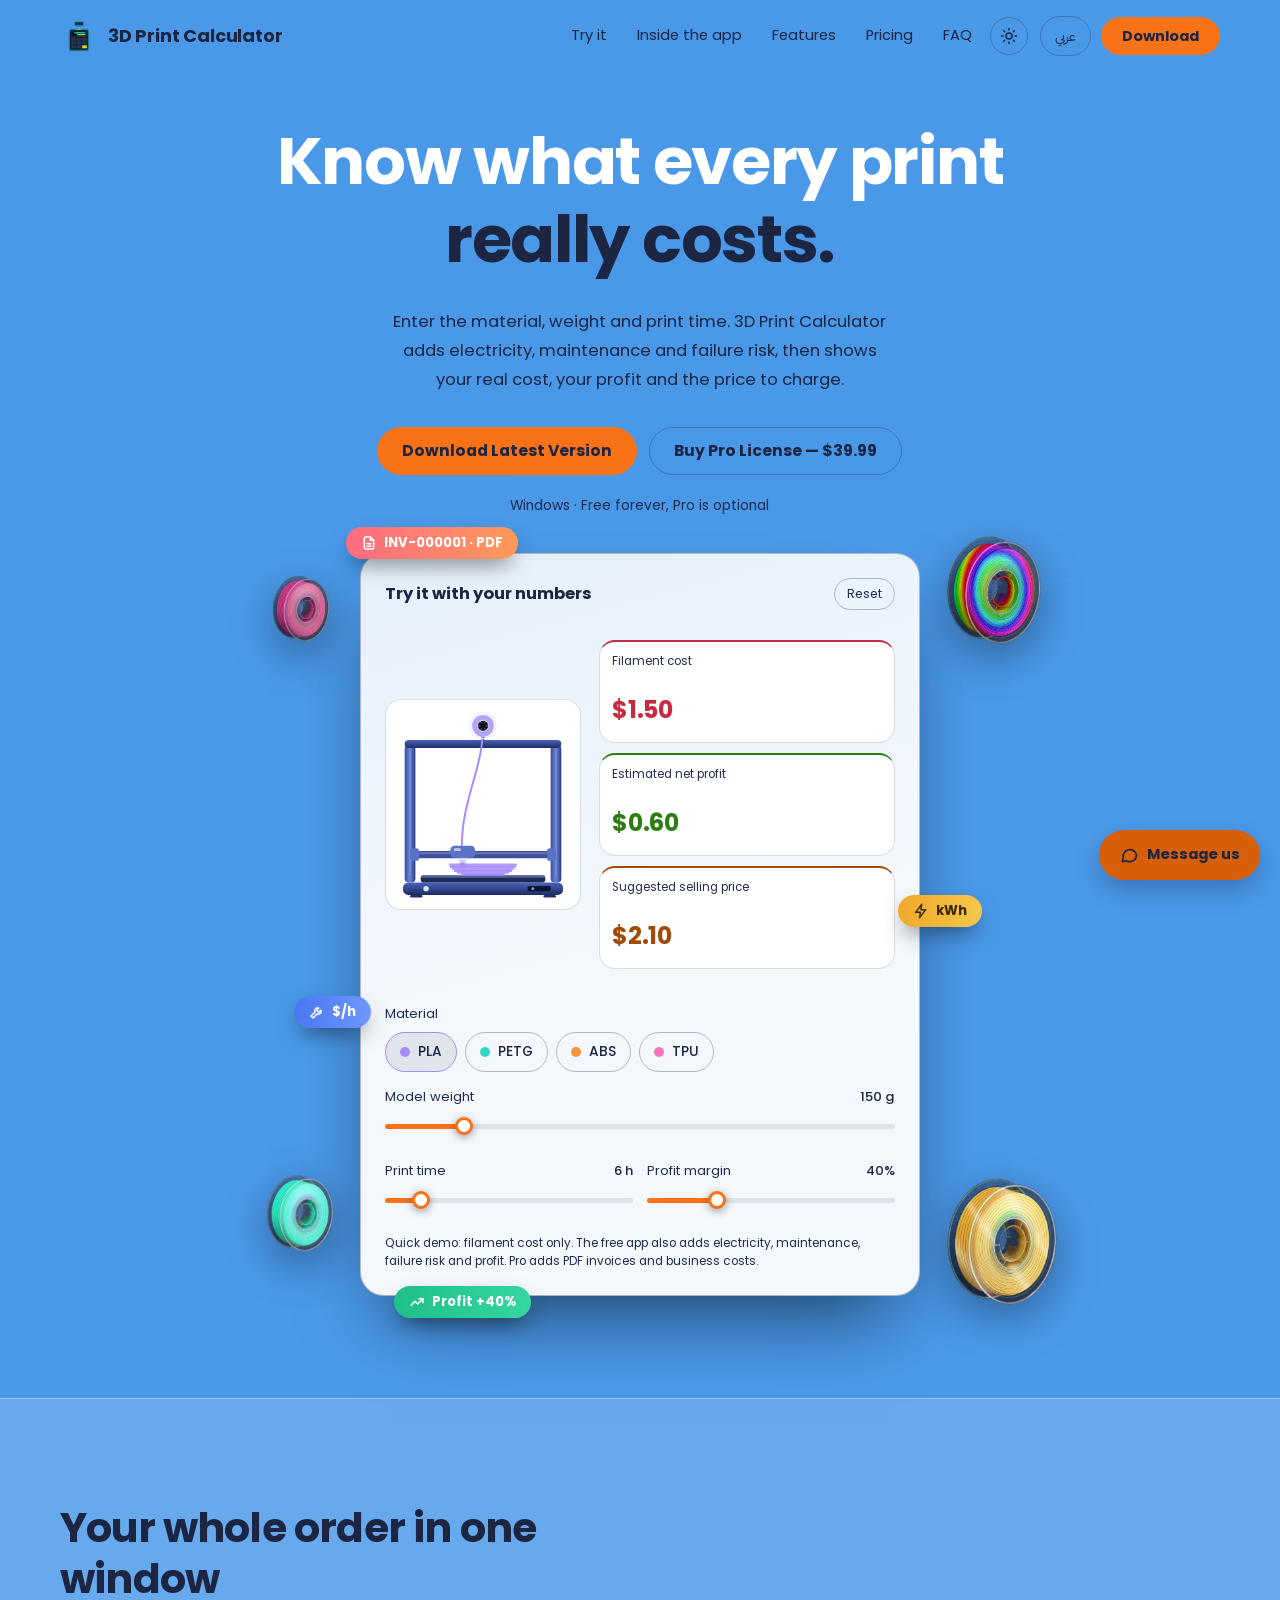
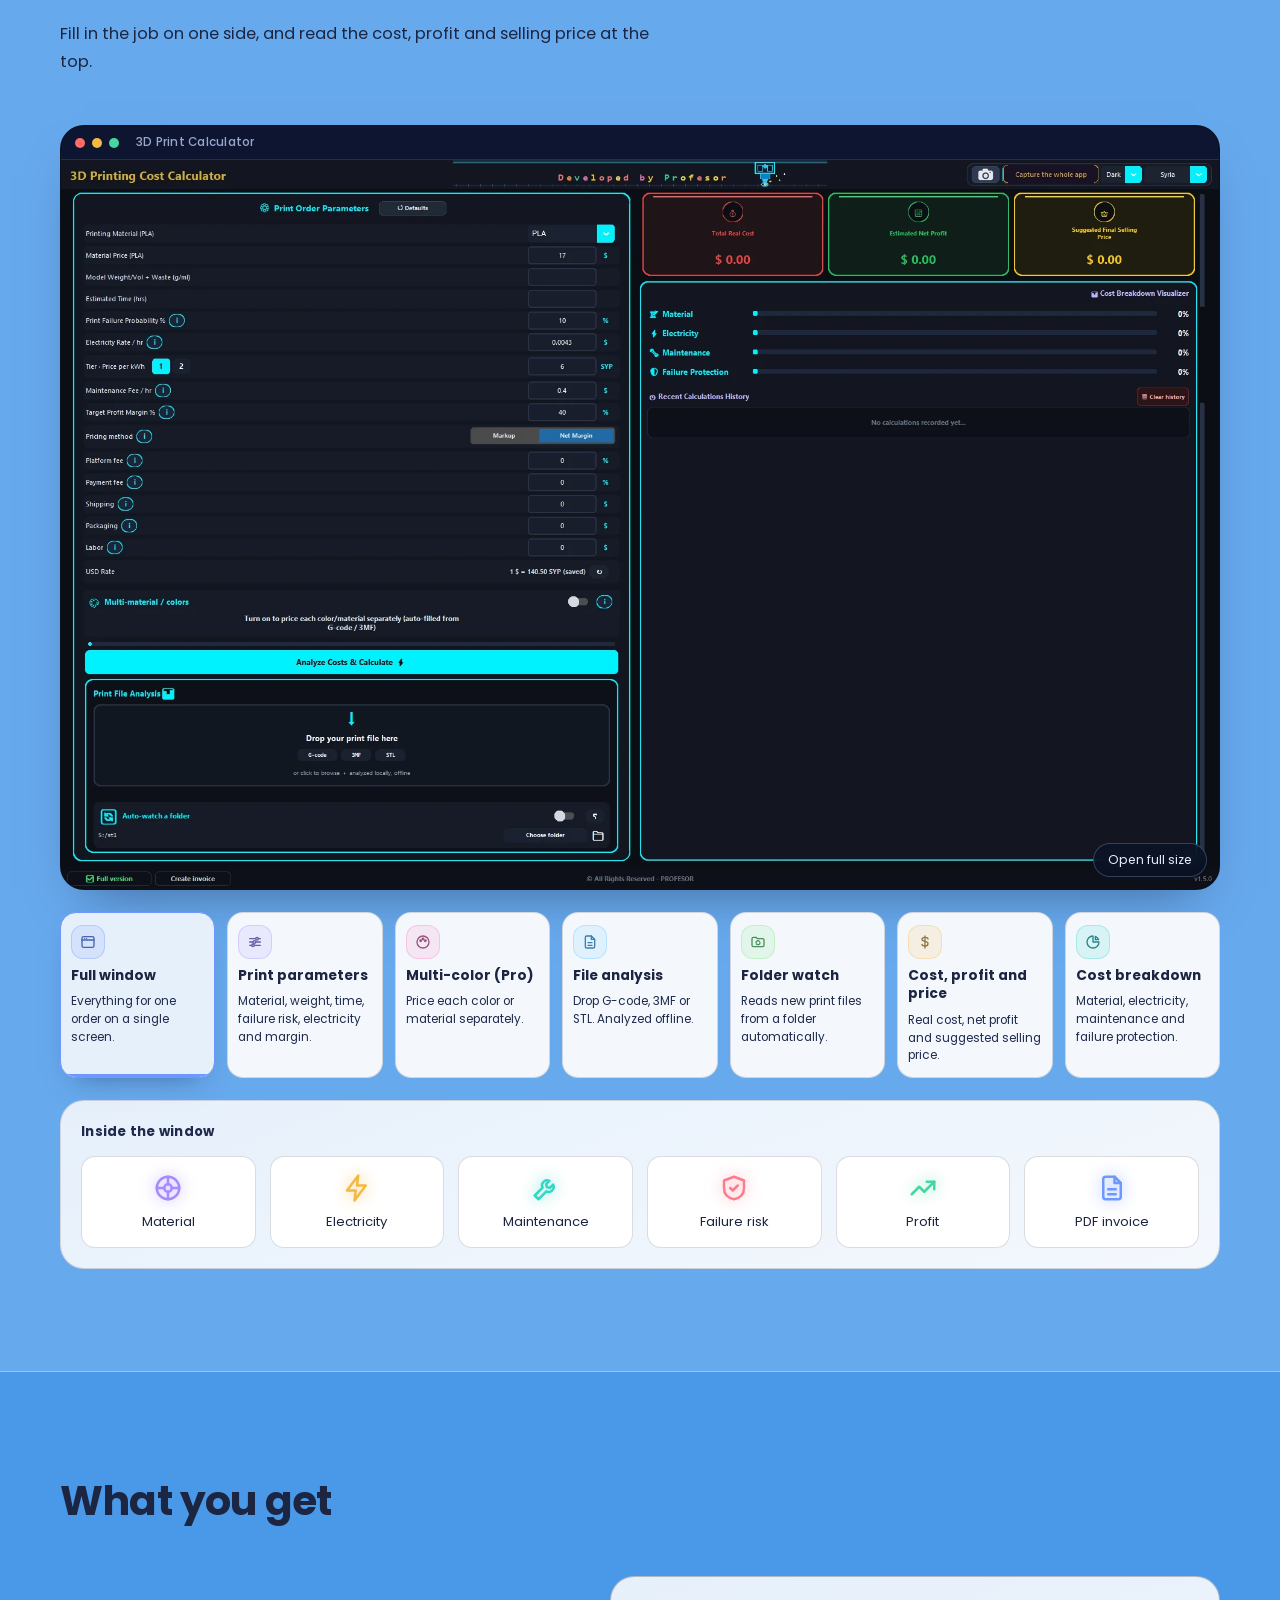
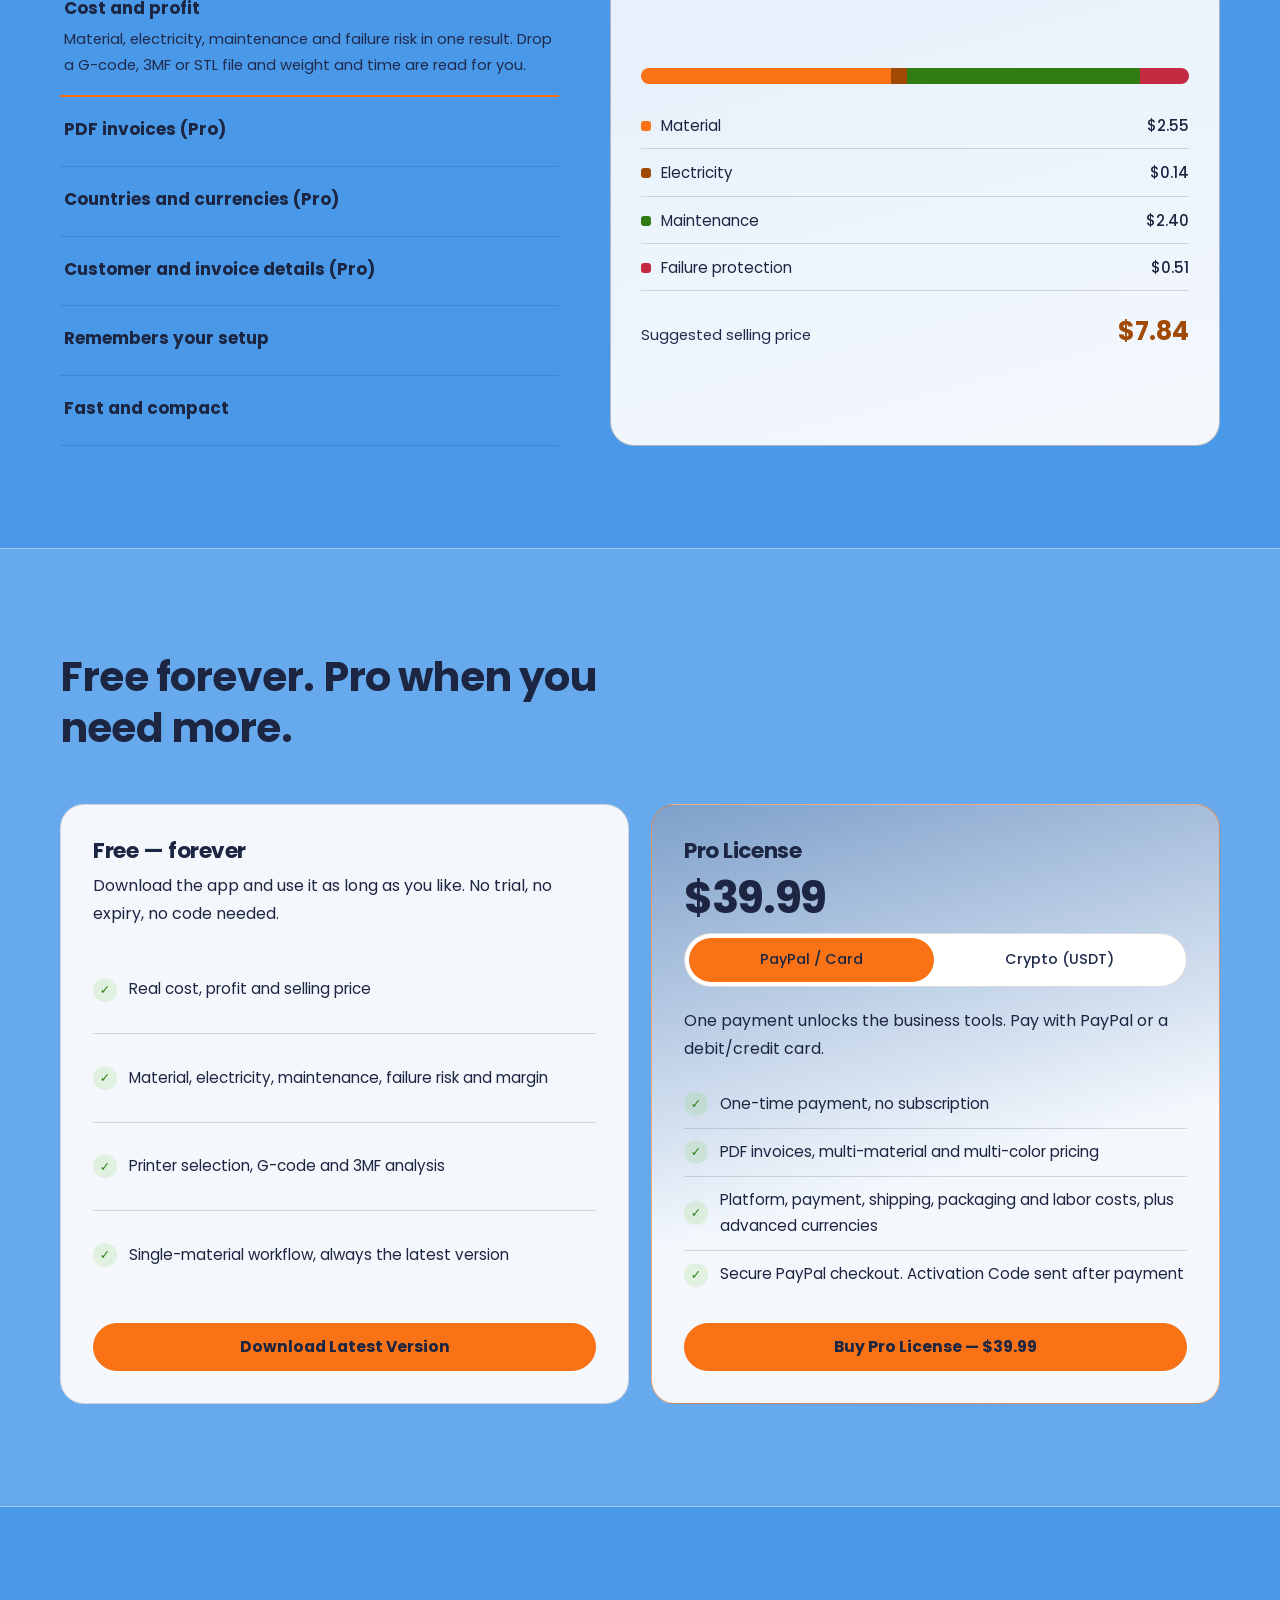
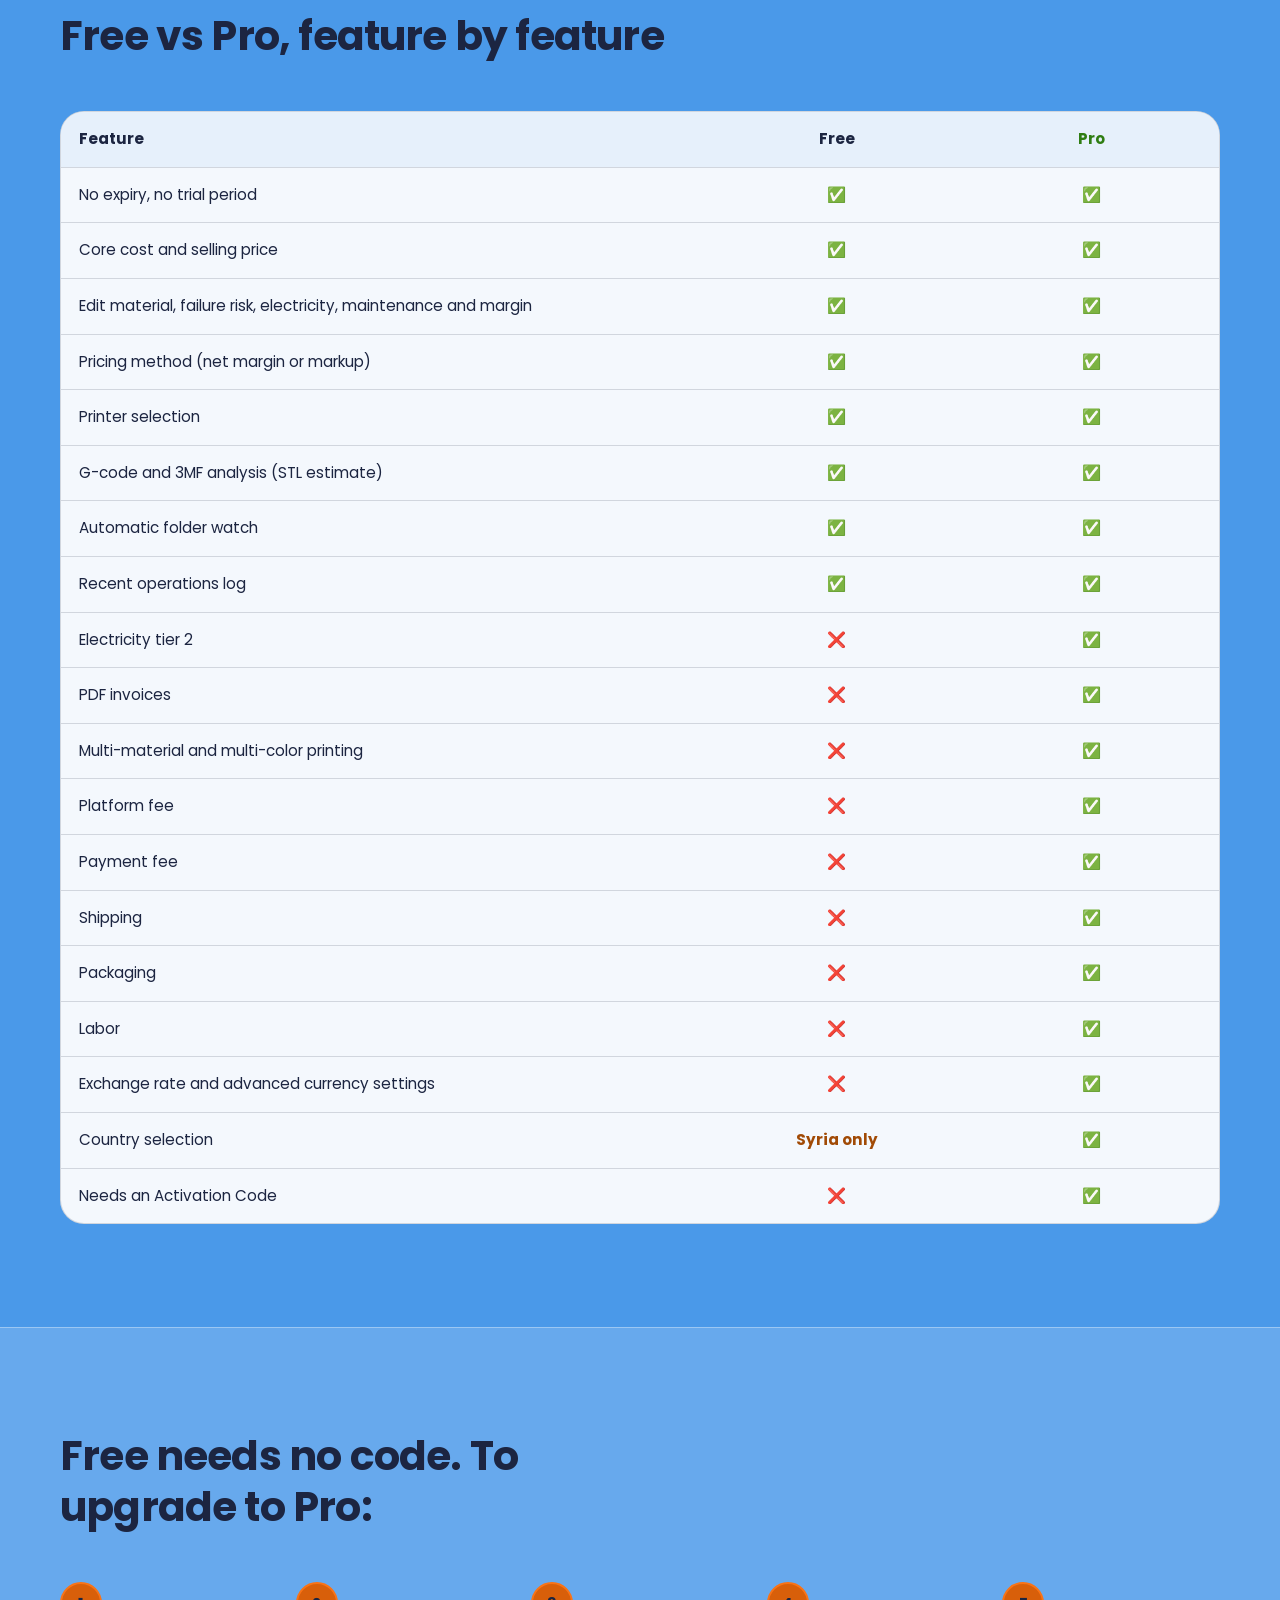
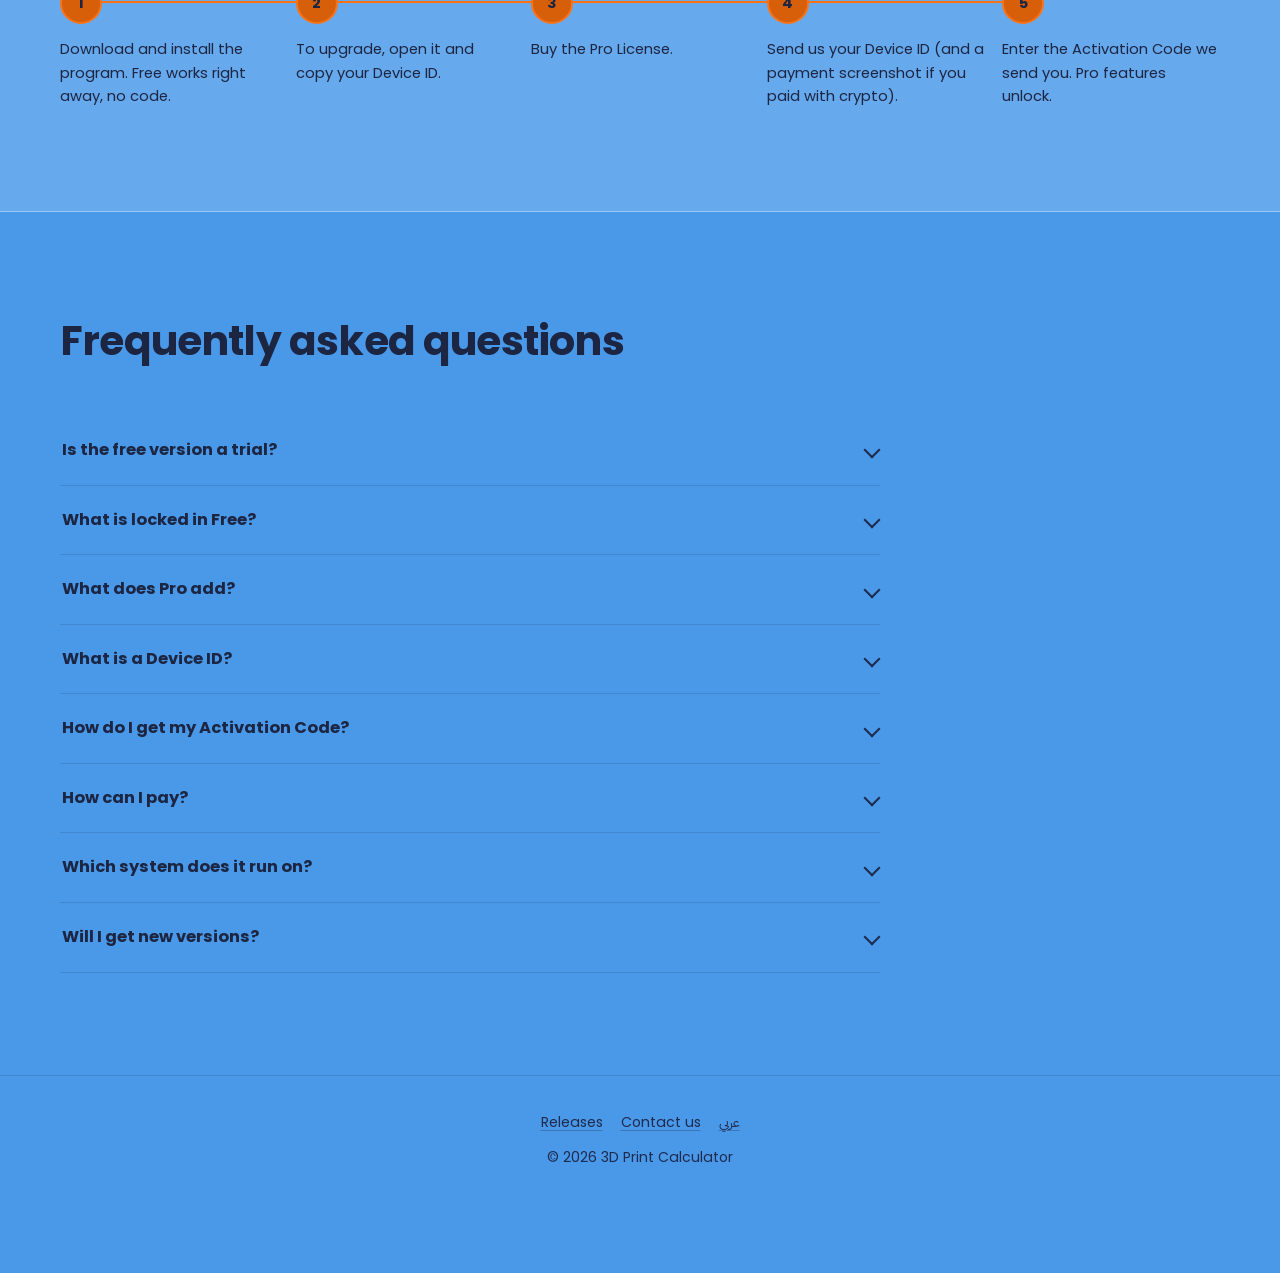
<file: index.html>
<!DOCTYPE html>
<html lang="en" dir="ltr" class="hw">
<head>
<meta charset="utf-8">
<meta name="viewport" content="width=device-width, initial-scale=1, viewport-fit=cover">
<title>3D Print Calculator | Real cost, profit and price for every 3D print</title>
<meta name="description" content="Windows app that works out the real cost, net profit and selling price of every 3D print, including material, electricity, maintenance and failure risk. Analyzes G-code, 3MF and STL files. Free forever, with an optional Pro license for PDF invoices, multi-material pricing and business costs.">
<meta name="robots" content="index,follow,max-image-preview:large">
<meta name="theme-color" content="#0a1124">
<script>try{var t=localStorage.getItem("theme");if(t!=="light"&&t!=="dark")t=matchMedia("(prefers-color-scheme: light)").matches?"light":"dark";document.documentElement.setAttribute("data-theme",t)}catch(e){document.documentElement.setAttribute("data-theme","dark")}</script>
<link rel="canonical" href="https://pr0fes0rx.github.io/3d-print-calculator-site/">
<link rel="alternate" hreflang="en" href="https://pr0fes0rx.github.io/3d-print-calculator-site/">
<link rel="alternate" hreflang="ar" href="https://pr0fes0rx.github.io/3d-print-calculator-site/ar/">
<link rel="alternate" hreflang="x-default" href="https://pr0fes0rx.github.io/3d-print-calculator-site/">
<meta property="og:type" content="website">
<meta property="og:site_name" content="3D Print Calculator">
<meta property="og:locale" content="en_US">
<meta property="og:title" content="3D Print Calculator | Know what every print really costs">
<meta property="og:description" content="Real cost, profit and selling price for every 3D print. Free forever for Windows. Pro unlocks PDF invoices, multi-material pricing and business costs.">
<meta property="og:url" content="https://pr0fes0rx.github.io/3d-print-calculator-site/">
<meta property="og:image" content="https://pr0fes0rx.github.io/3d-print-calculator-site/og.png">
<meta property="og:image:width" content="1200">
<meta property="og:image:height" content="630">
<meta name="twitter:card" content="summary_large_image">
<meta name="twitter:title" content="3D Print Calculator | Know what every print really costs">
<meta name="twitter:description" content="Real cost, profit and selling price for every 3D print. Free forever for Windows. Pro unlocks PDF invoices, multi-material pricing and business costs.">
<meta name="twitter:image" content="https://pr0fes0rx.github.io/3d-print-calculator-site/og.png">
<link rel="icon" href="favicon.ico" sizes="any">
<link rel="icon" type="image/png" href="favicon.png">
<link rel="preload" href="fonts/poppins-bold.woff" as="font" type="font/woff" crossorigin>
<link rel="preload" href="fonts/poppins-regular.woff" as="font" type="font/woff" crossorigin>
<script>document.documentElement.className+=" js";if(Date.now()>new Date("2026-10-31T23:59:59+03:00").getTime())document.documentElement.classList.remove("hw")</script>
<script>try{var l=localStorage.getItem("lang");if(l==="ar"||(!l&&/^ar/i.test(navigator.language||"")))location.replace("ar/index.html")}catch(e){}</script>
<link rel="stylesheet" href="site.css">
<script type="application/ld+json">{"@context": "https://schema.org", "@type": "SoftwareApplication", "name": "3D Print Calculator", "alternateName": "حاسبة الطباعة ثلاثية الأبعاد", "operatingSystem": "Windows", "applicationCategory": "BusinessApplication", "description": "Windows app that works out the real cost, net profit and selling price of every 3D print, including material, electricity, maintenance and failure risk. Analyzes G-code, 3MF and STL files. Free forever, with an optional Pro license for PDF invoices, multi-material pricing and business costs.", "url": "https://pr0fes0rx.github.io/3d-print-calculator-site/", "downloadUrl": "https://github.com/Pr0fes0rx/3d-print-calculator/releases/latest", "image": "https://pr0fes0rx.github.io/3d-print-calculator-site/og.png", "inLanguage": ["en", "ar"], "featureList": ["Real cost, net profit and selling price per print", "Material, electricity, maintenance and failure-risk breakdown", "PDF invoices in Arabic, English, French and German"], "offers": [{"@type": "Offer", "name": "Free", "price": "0", "priceCurrency": "USD", "availability": "https://schema.org/InStock", "url": "https://github.com/Pr0fes0rx/3d-print-calculator/releases/latest"}, {"@type": "Offer", "name": "Pro", "price": "39.99", "priceCurrency": "USD", "availability": "https://schema.org/InStock", "url": "https://pr0fes0rx.github.io/3d-print-calculator-site/#get"}]}</script>
<script type="application/ld+json">{"@context": "https://schema.org", "@type": "FAQPage", "inLanguage": "en", "mainEntity": [{"@type": "Question", "name": "Is the free version a trial?", "acceptedAnswer": {"@type": "Answer", "text": "No. Free is permanent: no trial period and no expiry. You can calculate core print costs, edit material, failure, electricity, maintenance and margin, choose your printer, and analyze G-code and 3MF files."}}, {"@type": "Question", "name": "What is locked in Free?", "acceptedAnswer": {"@type": "Answer", "text": "PDF invoices, multi-material and multi-color printing, extra business costs (platform fee, payment fee, shipping, packaging, labor), and advanced currency and country settings. These unlock with Pro."}}, {"@type": "Question", "name": "What does Pro add?", "acceptedAnswer": {"@type": "Answer", "text": "PDF invoices, multi-material and multi-color pricing, the business-cost fields above, and advanced currency settings with exchange rates. Pro is a one-time payment, no subscription."}}, {"@type": "Question", "name": "What is a Device ID?", "acceptedAnswer": {"@type": "Answer", "text": "A code the program shows on the activation screen. You only need it for Pro. We use it to create an Activation Code for your device."}}, {"@type": "Question", "name": "How do I get my Activation Code?", "acceptedAnswer": {"@type": "Answer", "text": "After payment, send your Device ID to us and we reply with your Activation Code. Enter it in the program to unlock Pro."}}, {"@type": "Question", "name": "How can I pay?", "acceptedAnswer": {"@type": "Answer", "text": "PayPal or a debit/credit card through the PayPal checkout, or USDT on the TRON (TRC20) network. Apple Pay appears where your region and browser support it."}}, {"@type": "Question", "name": "Which system does it run on?", "acceptedAnswer": {"@type": "Answer", "text": "Windows. Download the installer (Setup.exe) and run it."}}, {"@type": "Question", "name": "Will I get new versions?", "acceptedAnswer": {"@type": "Answer", "text": "Yes. The Download button always gives the latest release."}}]}</script>
</head>
<body>
<a class="skip" href="#main">Skip to content</a>
<div class="promo" id="promo" data-promo-only data-end="2026-10-31T23:59:59+03:00" data-u="d|h|m|s"><span class="pb"><i class="pk"></i>Halloween sale: 50% off Pro</span><span class="pe">Ends in</span><span class="cd" dir="ltr" data-cd></span><a class="pl" href="#buy">Buy Pro License →</a></div>
<div class="hwdeco" aria-hidden="true"><svg width="0" height="0" style="position:absolute"><defs>
<symbol id="bat" viewBox="0 0 64 28"><path d="M32 9 L29 3 L27 10 L20 7 L10 8 L0 15 L7 14 L12 18 L18 15 L24 19 L29 17 L32 23 L35 17 L40 19 L46 15 L52 18 L57 14 L64 15 L54 8 L44 7 L37 10 L35 3 L32 9Z" fill="currentColor"/></symbol>
<symbol id="pk" viewBox="0 0 120 100"><defs><radialGradient id="pkg" cx=".5" cy=".4" r=".7"><stop offset="0" stop-color="#ffb347"/><stop offset=".6" stop-color="#ff7a00"/><stop offset="1" stop-color="#c24a00"/></radialGradient></defs>
<path d="M56 20c-1-9 2-14 9-16 0 6-2 11-5 16z" fill="#4c7a1f"/><path d="M54 22c0-6 3-9 8-10l2 4c-3 1-5 3-5 7z" fill="#3b5f17"/>
<ellipse cx="34" cy="58" rx="27" ry="36" fill="url(#pkg)"/><ellipse cx="86" cy="58" rx="27" ry="36" fill="url(#pkg)"/><ellipse cx="60" cy="56" rx="30" ry="39" fill="url(#pkg)"/>
<path d="M40 24c-9 14-9 52 0 66M80 24c9 14 9 52 0 66M60 17v78" stroke="#b83f00" stroke-width="1.6" fill="none" opacity=".5"/>
<path d="M33 52l10-18 10 18z M67 52l10-18 10 18z M54 62l6-10 6 10z" fill="#ffe27a"/>
<path d="M30 68l9 12 8-9 7 10 6-10 7 10 8-9 9 12c-8 10-20 14-27 14s-19-4-27-14z" fill="#ffe27a"/></symbol>
<symbol id="gh" viewBox="0 0 80 100"><path d="M8 96V42C8 18 22 4 40 4s32 14 32 38v54l-11-10-10 10-11-10-10 10-10-10z" fill="#f4eeff"/><ellipse cx="29" cy="40" rx="5" ry="8" fill="#2a1550"/><ellipse cx="51" cy="40" rx="5" ry="8" fill="#2a1550"/><ellipse cx="40" cy="62" rx="7" ry="10" fill="#2a1550"/></symbol>
<symbol id="sp" viewBox="0 0 48 40"><g stroke="#cbb6ff" stroke-width="2" fill="none" stroke-linecap="round"><path d="M18 20L5 10 2 18M18 22L4 24 3 33M19 25L9 36M30 20L43 10 46 18M30 22L44 24 45 33M29 25L39 36"/></g><circle cx="24" cy="26" r="9" fill="#150826" stroke="#cbb6ff" stroke-width="1.2"/><circle cx="24" cy="15" r="6" fill="#150826" stroke="#cbb6ff" stroke-width="1.2"/><circle cx="22" cy="14" r="1.6" fill="#ff5a3c"/><circle cx="26" cy="14" r="1.6" fill="#ff5a3c"/></symbol>
</defs></svg><span class="web wl"></span><span class="web wr"></span><svg class="fl g1" viewBox="0 0 80 100"><use href="#gh"/></svg><svg class="fl g2" viewBox="0 0 80 100"><use href="#gh"/></svg><svg class="fl p1 jl" viewBox="0 0 120 100"><use href="#pk"/></svg><svg class="fl p2 jl" viewBox="0 0 120 100"><use href="#pk"/></svg></div>
<header class="top"><span class="spider hs" aria-hidden="true"><i></i><svg width="40" height="34"><use href="#sp"/></svg></span><div class="wrap bar">
  <a class="logo" href="index.html"><img src="logo.png" width="38" height="38" alt="3D Print Calculator logo">3D Print Calculator</a>
  <nav aria-label="Main">
    <a class="nl" href="#try">Try it</a>
    <a class="nl" href="#app">Inside the app</a>
    <a class="nl" href="#features">Features</a>
    <a class="nl" href="#get">Pricing</a>
    <a class="nl" href="#faq">FAQ</a>
    <button class="theme" id="theme" type="button" aria-label="Dark / light mode" title="Dark / light mode"><svg class="i-moon" viewBox="0 0 24 24" fill="none" stroke="currentColor" stroke-width="2" stroke-linecap="round" stroke-linejoin="round"><path d="M21 12.8A9 9 0 1 1 11.2 3a7 7 0 0 0 9.8 9.8z"/></svg><svg class="i-sun" viewBox="0 0 24 24" fill="none" stroke="currentColor" stroke-width="2" stroke-linecap="round"><circle cx="12" cy="12" r="4"/><path d="M12 2v2M12 20v2M4.9 4.9l1.4 1.4M17.7 17.7l1.4 1.4M2 12h2M20 12h2M4.9 19.1l1.4-1.4M17.7 6.3l1.4-1.4"/></svg></button>
    <a class="lang" id="lang" href="ar/index.html" hreflang="ar" lang="ar">عربي</a>
    <a class="btn sm" href="#get">Download</a>
  </nav>
</div></header>

<main id="main">
<section class="hero" id="top"><div class="hw-moon" aria-hidden="true"><svg class="mb m1" viewBox="0 0 64 28"><use href="#bat"/></svg><svg class="mb m2" viewBox="0 0 64 28"><use href="#bat"/></svg><svg class="mb m3" viewBox="0 0 64 28"><use href="#bat"/></svg></div>
<div class="wrap hero-grid">
  <div class="hero-copy">
    <h1><span class="a">Know what every print</span><span>really costs.</span></h1>
    <p class="hero-sub">Enter the material, weight and print time. 3D Print Calculator adds electricity, maintenance and failure risk, then shows your real cost, your profit and the price to charge.</p>
    <div class="cta">
      <a class="btn" href="https://github.com/Pr0fes0rx/3d-print-calculator/releases/latest" rel="noopener">Download Latest Version</a>
      <a class="btn ghost" href="#buy" data-reg-text="Buy Pro License — $39.99">Buy Pro License — $19.99</a>
    </div>
    <p class="meta"><span id="ver"></span>Windows · Free forever, Pro is optional</p>
  </div>

  <div class="stage"><img class="fl spool s1" src="img/spool-rainbow.webp" width="340" height="391" alt="" aria-hidden="true" decoding="async"><img class="fl spool s2" src="img/spool-gloss.webp" width="340" height="391" alt="" aria-hidden="true" decoding="async"><img class="fl spool s3" src="img/spool-glow.webp" width="340" height="391" alt="" aria-hidden="true" decoding="async"><img class="fl spool s4" src="img/spool-pink.webp" width="340" height="391" alt="" aria-hidden="true" decoding="async"><span class="fl chip c1" aria-hidden="true"><svg viewBox="0 0 24 24" fill="none" stroke="currentColor" stroke-width="2.2" stroke-linecap="round" stroke-linejoin="round"><path d="M14 3H7a2 2 0 0 0-2 2v14a2 2 0 0 0 2 2h10a2 2 0 0 0 2-2V8z"/><path d="M14 3v5h5M9 13h6M9 17h6"/></svg>INV-000001 · PDF</span><span class="fl chip c2" aria-hidden="true"><svg viewBox="0 0 24 24" fill="none" stroke="currentColor" stroke-width="2.2" stroke-linecap="round" stroke-linejoin="round"><path d="M3 17l6-6 4 4 8-8"/><path d="M15 7h6v6"/></svg>Profit +40%</span><span class="fl chip c3" aria-hidden="true"><svg viewBox="0 0 24 24" fill="none" stroke="currentColor" stroke-width="2.2" stroke-linecap="round" stroke-linejoin="round"><path d="M13 2L4 14h7l-1 8 9-12h-7z"/></svg>kWh</span><span class="fl chip c4" aria-hidden="true"><svg viewBox="0 0 24 24" fill="none" stroke="currentColor" stroke-width="2.2" stroke-linecap="round" stroke-linejoin="round"><path d="M14.7 6.3a4 4 0 0 0-5.4 5.4L3 18l3 3 6.3-6.3a4 4 0 0 0 5.4-5.4l-2.6 2.6-2.4-.6-.6-2.4z"/></svg>$/h</span>
  <div class="lab" id="lab" style="--fil:#a78bfa"><div id="try"></div>
    <div class="lab-head"><h2>Try it with your numbers</h2><button type="button" id="reset">Reset</button></div>
    <div class="lab-top">
      <div class="scene"><svg id="sc" viewBox="0 -24 200 214" role="img" aria-label="Animation of a vase being 3D printed layer by layer while the cost so far counts up">
<defs><linearGradient id="pg" x1="0" y1="0" x2="1" y2="0"><stop offset="0" stop-color="#3a4f9a"/><stop offset=".5" stop-color="#6a84d8"/><stop offset="1" stop-color="#2a3a7c"/></linearGradient><linearGradient id="pb" x1="0" y1="0" x2="0" y2="1"><stop offset="0" stop-color="#4a63b8"/><stop offset="1" stop-color="#1f2c63"/></linearGradient></defs>
<rect x="10" y="172" width="180" height="14" rx="6" fill="url(#pb)"/><rect x="150" y="176" width="26" height="6" rx="2" fill="#0c1530"/><circle cx="156" cy="179" r="1.6" fill="var(--fil)"/><circle cx="36" cy="179" r="3" fill="#dbe3f7"/>
<rect x="18" y="186" width="14" height="3" rx="1.5" fill="#22306a"/><rect x="168" y="186" width="14" height="3" rx="1.5" fill="#22306a"/>
<rect x="30" y="164" width="140" height="8" rx="3" fill="#1c2a55"/><rect x="30" y="164" width="140" height="2.6" rx="1.3" fill="#7d90d8" opacity=".55"/>
<rect x="12" y="18" width="12" height="154" rx="4" fill="url(#pg)"/><rect x="176" y="18" width="12" height="154" rx="4" fill="url(#pg)"/>
<path d="M18 26v138M182 26v138" stroke="rgba(255,255,255,.2)" stroke-width="1"/>
<rect x="12" y="12" width="176" height="9" rx="4.5" fill="url(#pb)"/>
<path d="M100 -4v18" stroke="#3b4f9c" stroke-width="3" stroke-linecap="round"/>
<g id="lay"></g>
<path id="fil" d="M100 -2C100 40 100 70 100 118" fill="none" stroke="var(--fil)" stroke-width="2.2" stroke-linecap="round"/>
<g id="gan" transform="translate(0,150)"><rect x="24" y="0" width="152" height="8" rx="3" fill="#3b4f9c"/><rect x="24" y="1.5" width="152" height="2" rx="1" fill="rgba(255,255,255,.22)"/><rect x="18" y="-3" width="10" height="14" rx="3" fill="#5a73c8"/><rect x="172" y="-3" width="10" height="14" rx="3" fill="#5a73c8"/></g>
<g id="car"><rect x="0" y="0" width="28" height="14" rx="5" fill="#5a73c8"/><rect x="4" y="3" width="8" height="3" rx="1.5" fill="#c2cce8"/><path d="M8 14h12l-4.2 7h-3.6z" fill="#dbe3f7"/><circle cx="14" cy="22" r="3" fill="var(--fil)"/><circle cx="14" cy="22" r="5.5" fill="var(--fil)" opacity=".25"/></g>
<g class="pspool"><circle cx="100" cy="-4" r="14.5" fill="rgba(200,215,255,.12)" stroke="rgba(225,235,255,.85)" stroke-width="1.4"/><circle cx="100" cy="-4" r="12.2" fill="var(--fil)"/><circle cx="100" cy="-4" r="12.2" fill="rgba(255,255,255,.2)"/><circle cx="100" cy="-4" r="11.6" fill="none" stroke="rgba(255,255,255,.35)" stroke-width=".4"/><circle cx="100" cy="-4" r="10.8" fill="none" stroke="rgba(20,0,60,.2)" stroke-width=".4"/><circle cx="100" cy="-4" r="10.1" fill="none" stroke="rgba(255,255,255,.35)" stroke-width=".4"/><circle cx="100" cy="-4" r="9.3" fill="none" stroke="rgba(20,0,60,.2)" stroke-width=".4"/><circle cx="100" cy="-4" r="8.6" fill="none" stroke="rgba(255,255,255,.35)" stroke-width=".4"/><circle cx="100" cy="-4" r="7.8" fill="none" stroke="rgba(20,0,60,.2)" stroke-width=".4"/><circle cx="100" cy="-4" r="7.1" fill="none" stroke="rgba(255,255,255,.35)" stroke-width=".4"/><circle cx="100" cy="-4" r="6.3" fill="none" stroke="rgba(20,0,60,.2)" stroke-width=".4"/><circle cx="100" cy="-4" r="6.2" fill="#0c1022"/><path d="M100 -9.9v0" stroke="none"/><g stroke="rgba(190,200,230,.5)" stroke-width="1" stroke-linecap="round"><path d="M103.4 -4.0 L105.9 -4.0"/><path d="M101.7 -1.1 L103.0 1.1"/><path d="M98.3 -1.1 L97.0 1.1"/><path d="M96.6 -4.0 L94.1 -4.0"/><path d="M98.3 -6.9 L97.0 -9.1"/><path d="M101.7 -6.9 L103.0 -9.1"/></g><circle cx="100" cy="-4" r="6.2" fill="none" stroke="rgba(235,242,255,.85)" stroke-width="1.1"/></g>
</svg></div>
      <div class="tiles" aria-live="polite">
        <div class="tile t-cost"><span>Filament cost</span><b id="oc">$1.50</b></div>
        <div class="tile t-profit"><span>Estimated net profit</span><b id="on">$0.60</b></div>
        <div class="tile t-price"><span>Suggested selling price</span><b id="op">$2.10</b></div>
      </div>
    </div>
    <div class="ctl">
      <div>
        <div class="ctl-label"><span id="lm">Material</span></div>
        <div class="mats" role="radiogroup" aria-labelledby="lm">
          <button type="button" class="mat" role="radio" aria-checked="true" data-m="PLA" data-p="10" data-c="#a78bfa" style="--c:#a78bfa"><i></i>PLA</button>
          <button type="button" class="mat" role="radio" aria-checked="false" data-m="PETG" data-p="11" data-c="#35d6c3" style="--c:#35d6c3"><i></i>PETG</button>
          <button type="button" class="mat" role="radio" aria-checked="false" data-m="ABS" data-p="9" data-c="#fb923c" style="--c:#fb923c"><i></i>ABS</button>
          <button type="button" class="mat" role="radio" aria-checked="false" data-m="TPU" data-p="15" data-c="#f472b6" style="--c:#f472b6"><i></i>TPU</button>
        </div>
      </div>
      <div><label class="ctl-label" for="rw"><span>Model weight</span><output id="ow" for="rw">150 g</output></label>
        <input id="rw" type="range" min="10" max="1000" step="10" value="150" style="--p:14.1%"></div>
      <div class="ctl-2">
        <div><label class="ctl-label" for="rh"><span>Print time</span><output id="oh" for="rh">6 h</output></label>
          <input id="rh" type="range" min="0.5" max="48" step="0.5" value="6" style="--p:11.6%"></div>
        <div><label class="ctl-label" for="rm"><span>Profit margin</span><output id="om" for="rm">40%</output></label>
          <input id="rm" type="range" min="0" max="150" step="5" value="40" style="--p:26.7%"></div>
      </div>
    </div>
    <p class="lab-note">Quick demo: filament cost only. The free app also adds electricity, maintenance, failure risk and profit. Pro adds PDF invoices and business costs.</p>
  </div>
  </div>
</div></section>

<section class="sec alt" id="app"><div class="wrap">
  <div class="sec-head"><h2>Your whole order in one window</h2><p>Fill in the job on one side, and read the cost, profit and selling price at the top.</p></div>
  <div class="xp" id="xp">
    <div class="xp-frame">
      <div class="xp-bar" aria-hidden="true"><i></i><i></i><i></i><span>3D Print Calculator</span></div>
      <div class="xp-view">
        <div class="xp-stage"><img src="img/app-en.webp?v=3" width="1920" height="1208" loading="lazy" decoding="async" alt="3D Print Calculator app, English interface: print order parameters, cost, profit and selling price tiles and cost breakdown"><div class="xp-hl"></div></div>
        <a class="xp-open" href="img/app-en.webp?v=3" target="_blank" rel="noopener">Open full size</a>
      </div>
    </div>
    <div class="xp-tabs" role="tablist" aria-label="Your whole order in one window">
      <button type="button" role="tab" class="xp-tab" style="--c:#6e97ff" aria-selected="true" data-x="0" data-y="0" data-w="0" data-h="0"><svg viewBox="0 0 24 24" fill="none" stroke="currentColor" stroke-width="2" stroke-linecap="round" stroke-linejoin="round" aria-hidden="true"><rect x="3" y="4" width="18" height="16" rx="2.5"/><path d="M3 9h18M7 6.5h.01M10 6.5h.01"/></svg><b>Full window</b><span>Everything for one order on a single screen.</span></button>
      <button type="button" role="tab" class="xp-tab" style="--c:#a78bfa" aria-selected="false" data-x="2.1" data-y="5.1" data-w="46.0" data-h="52.8"><svg viewBox="0 0 24 24" fill="none" stroke="currentColor" stroke-width="2" stroke-linecap="round" stroke-linejoin="round" aria-hidden="true"><path d="M4 7h9M17 7h3M4 17h3M11 17h9"/><circle cx="15" cy="7" r="2"/><circle cx="9" cy="17" r="2"/><path d="M4 12h5M13 12h7"/><circle cx="11" cy="12" r="2"/></svg><b>Print parameters</b><span>Material, weight, time, failure risk, electricity and margin.</span></button>
      <button type="button" role="tab" class="xp-tab" style="--c:#ff7ab6" aria-selected="false" data-x="2.1" data-y="58.8" data-w="46.0" data-h="8.1"><svg viewBox="0 0 24 24" fill="none" stroke="currentColor" stroke-width="2" stroke-linecap="round" stroke-linejoin="round" aria-hidden="true"><circle cx="12" cy="12" r="9"/><circle cx="8.5" cy="10" r="1.2"/><circle cx="12" cy="7.5" r="1.2"/><circle cx="15.5" cy="10" r="1.2"/></svg><b>Multi-color (Pro)</b><span>Price each color or material separately.</span></button>
      <button type="button" role="tab" class="xp-tab" style="--c:#5ec8ff" aria-selected="false" data-x="2.1" data-y="71.2" data-w="46.0" data-h="15.9"><svg viewBox="0 0 24 24" fill="none" stroke="currentColor" stroke-width="2" stroke-linecap="round" stroke-linejoin="round" aria-hidden="true"><path d="M14 3H7a2 2 0 0 0-2 2v14a2 2 0 0 0 2 2h10a2 2 0 0 0 2-2V8z"/><path d="M14 3v5h5M9 13h6M9 17h6"/></svg><b>File analysis</b><span>Drop G-code, 3MF or STL. Analyzed offline.</span></button>
      <button type="button" role="tab" class="xp-tab" style="--c:#7be37b" aria-selected="false" data-x="2.1" data-y="87.9" data-w="46.0" data-h="6.9"><svg viewBox="0 0 24 24" fill="none" stroke="currentColor" stroke-width="2" stroke-linecap="round" stroke-linejoin="round" aria-hidden="true"><path d="M3 7a2 2 0 0 1 2-2h4l2 2h8a2 2 0 0 1 2 2v8a2 2 0 0 1-2 2H5a2 2 0 0 1-2-2z"/><path d="M9 13a3 3 0 0 1 5.2-2M15 13a3 3 0 0 1-5.2 2"/></svg><b>Folder watch</b><span>Reads new print files from a folder automatically.</span></button>
      <button type="button" role="tab" class="xp-tab" style="--c:#f4b942" aria-selected="false" data-x="50.2" data-y="4.6" data-w="47.7" data-h="11.3"><svg viewBox="0 0 24 24" fill="none" stroke="currentColor" stroke-width="2" stroke-linecap="round" stroke-linejoin="round" aria-hidden="true"><path d="M12 3v18"/><path d="M16.5 7.5C16.5 6 14.5 5 12 5S7.5 6 7.5 7.8 9.5 10.5 12 11s4.5 1.3 4.5 3.2S14.5 18 12 18s-4.5-1-4.5-2.5"/></svg><b>Cost, profit and price</b><span>Real cost, net profit and suggested selling price.</span></button>
      <button type="button" role="tab" class="xp-tab" style="--c:#35d6c3" aria-selected="false" data-x="50.1" data-y="16.7" data-w="47.9" data-h="79.3"><svg viewBox="0 0 24 24" fill="none" stroke="currentColor" stroke-width="2" stroke-linecap="round" stroke-linejoin="round" aria-hidden="true"><path d="M12 3a9 9 0 1 0 9 9h-9z"/><path d="M15.5 3.6A9 9 0 0 1 20.4 8.5H15.5z"/></svg><b>Cost breakdown</b><span>Material, electricity, maintenance and failure protection.</span></button>
    </div>
<div class="xp-ui"><p class="xp-ui-h">Inside the window</p><div class="xp-ui-g"><div class="ui-t u1" style="--c:#a78bfa"><svg viewBox="0 0 24 24" fill="none" stroke="currentColor" stroke-width="2" stroke-linecap="round" stroke-linejoin="round" aria-hidden="true"><circle cx="12" cy="12" r="9"/><circle cx="12" cy="12" r="3"/><path d="M12 3v6M12 15v6M3 12h6M15 12h6"/></svg><span>Material</span></div><div class="ui-t u2" style="--c:#f4b942"><svg viewBox="0 0 24 24" fill="none" stroke="currentColor" stroke-width="2" stroke-linecap="round" stroke-linejoin="round" aria-hidden="true"><path d="M13 2L4 14h7l-1 8 9-12h-7z"/></svg><span>Electricity</span></div><div class="ui-t u3" style="--c:#35d6c3"><svg viewBox="0 0 24 24" fill="none" stroke="currentColor" stroke-width="2" stroke-linecap="round" stroke-linejoin="round" aria-hidden="true"><path d="M14.7 6.3a4 4 0 0 0-5.4 5.4L3 18l3 3 6.3-6.3a4 4 0 0 0 5.4-5.4l-2.6 2.6-2.4-.6-.6-2.4z"/></svg><span>Maintenance</span></div><div class="ui-t u4" style="--c:#ff7b8b"><svg viewBox="0 0 24 24" fill="none" stroke="currentColor" stroke-width="2" stroke-linecap="round" stroke-linejoin="round" aria-hidden="true"><path d="M12 3l8 3v6c0 5-3.5 8-8 9-4.5-1-8-4-8-9V6z"/><path d="M9 12l2 2 4-4"/></svg><span>Failure risk</span></div><div class="ui-t u5" style="--c:#46d6a0"><svg viewBox="0 0 24 24" fill="none" stroke="currentColor" stroke-width="2" stroke-linecap="round" stroke-linejoin="round" aria-hidden="true"><path d="M3 17l6-6 4 4 8-8"/><path d="M15 7h6v6"/></svg><span>Profit</span></div><div class="ui-t u6" style="--c:#6e97ff"><svg viewBox="0 0 24 24" fill="none" stroke="currentColor" stroke-width="2" stroke-linecap="round" stroke-linejoin="round" aria-hidden="true"><path d="M14 3H7a2 2 0 0 0-2 2v14a2 2 0 0 0 2 2h10a2 2 0 0 0 2-2V8z"/><path d="M14 3v5h5M9 13h6M9 17h6"/></svg><span>PDF invoice</span></div></div></div>
  </div>
</div></section>

<section class="sec" id="features"><div class="wrap">
  <div class="sec-head"><h2>What you get</h2></div>
  <div class="ft">
    <div class="ft-list" role="tablist" aria-orientation="vertical">
      <button type="button" role="tab" class="ft-tab" aria-selected="true"><b>Cost and profit</b><span>Material, electricity, maintenance and failure risk in one result. Drop a G-code, 3MF or STL file and weight and time are read for you.</span></button>
      <button type="button" role="tab" class="ft-tab" aria-selected="false"><b>PDF invoices (Pro)</b><span>Create invoices in Arabic, English, French or German, with preview and automatic numbering (INV-000001).</span></button>
      <button type="button" role="tab" class="ft-tab" aria-selected="false"><b>Countries and currencies (Pro)</b><span>Supports many Arab and international countries, with their currencies, electricity prices and exchange rates. Free uses the default currency; advanced currency settings are in Pro.</span></button>
      <button type="button" role="tab" class="ft-tab" aria-selected="false"><b>Customer and invoice details (Pro)</b><span>Customer and delivery info, line items, discount, shipping, tax and notes, with multi-page tables.</span></button>
      <button type="button" role="tab" class="ft-tab" aria-selected="false"><b>Remembers your setup</b><span>Language, theme, printer, material and results are saved automatically.</span></button>
      <button type="button" role="tab" class="ft-tab" aria-selected="false"><b>Fast and compact</b><span>Smooth scrolling and a compact layout that fits small screens.</span></button>
    </div>
    <div class="ft-view">
      <div class="fp on" role="tabpanel">
        <div class="stack"><i style="--w:46%;--c:var(--blue)"></i><i style="--w:3%;--c:var(--amber)"></i><i style="--w:43%;--c:var(--teal)"></i><i style="--w:9%;--c:var(--red)"></i></div>
        <ul class="legend">
          <li style="--c:var(--blue)"><i></i>Material<b>$2.55</b></li>
          <li style="--c:var(--amber)"><i></i>Electricity<b>$0.14</b></li>
          <li style="--c:var(--teal)"><i></i>Maintenance<b>$2.40</b></li>
          <li style="--c:var(--red)"><i></i>Failure protection<b>$0.51</b></li>
        </ul>
        <div class="legend-sum"><span>Suggested selling price</span><b>$7.84</b></div>
      </div>
      <div class="fp" role="tabpanel" hidden>
        <div class="pills" id="invl" role="group" aria-label="Invoice language">
          <button type="button" data-l="en" aria-pressed="true">English</button><button type="button" data-l="ar" aria-pressed="false">العربية</button><button type="button" data-l="fr" aria-pressed="false">Français</button><button type="button" data-l="de" aria-pressed="false">Deutsch</button>
        </div>
        <div class="paper" id="paper" dir="ltr" lang="en">
          <div class="ph"><b data-w="inv">Invoice</b><span>INV-000001</span></div>
          <table>
            <thead><tr><th data-w="item">Item</th><th data-w="qty">Qty</th><th data-w="amt">Amount</th></tr></thead>
            <tbody><tr><td dir="ltr">Phone stand (PLA)</td><td>2</td><td dir="ltr">$15.68</td></tr><tr><td dir="ltr">Box lid (PETG)</td><td>1</td><td dir="ltr">$6.20</td></tr></tbody>
          </table>
          <div class="sum"><span data-w="sub">Subtotal</span><span dir="ltr">$21.88</span></div>
          <div class="sum"><span data-w="ship">Shipping</span><span dir="ltr">$3.00</span></div>
          <div class="sum t"><span data-w="total">Total</span><span dir="ltr">$24.88</span></div>
        </div>
      </div>
      <div class="fp" role="tabpanel" hidden>
        <div class="cx" id="cx">
          <div class="cx-top"><img class="cx-code" id="cxCode" src="img/flags/sy.webp" width="126" height="94" alt=""><div><small>Country</small><b id="cxName">Syria</b></div></div>
          <div class="ctries" role="radiogroup" aria-label="Country"><button type="button" role="radio" aria-checked="true" tabindex="0" data-code="SY" data-flag="img/flags/sy.webp" data-n="Syria" data-cur="SYP" data-curn="Syrian pound" data-kwh="6" data-rt="138.25" data-r="138.25" data-ap="0"><img class="fg" src="img/flags/sy.webp" width="21" height="16" alt="" decoding="async">Syria</button><button type="button" role="radio" aria-checked="false" tabindex="-1" data-code="IQ" data-flag="img/flags/iq.webp" data-n="Iraq" data-cur="IQD" data-curn="Iraqi dinar" data-kwh="10" data-rt="1,310" data-r="1310" data-ap="0"><img class="fg" src="img/flags/iq.webp" width="21" height="16" alt="" decoding="async">Iraq</button><button type="button" role="radio" aria-checked="false" tabindex="-1" data-code="JO" data-flag="img/flags/jo.webp" data-n="Jordan" data-cur="JOD" data-curn="Jordanian dinar" data-kwh="0.033" data-rt="0.709" data-r="0.709" data-ap="0"><img class="fg" src="img/flags/jo.webp" width="21" height="16" alt="" decoding="async">Jordan</button><button type="button" role="radio" aria-checked="false" tabindex="-1" data-code="SA" data-flag="img/flags/sa.webp" data-n="Saudi Arabia" data-cur="SAR" data-curn="Saudi riyal" data-kwh="0.18" data-rt="3.75" data-r="3.75" data-ap="0"><img class="fg" src="img/flags/sa.webp" width="21" height="16" alt="" decoding="async">Saudi Arabia</button><button type="button" role="radio" aria-checked="false" tabindex="-1" data-code="EG" data-flag="img/flags/eg.webp" data-n="Egypt" data-cur="EGP" data-curn="Egyptian pound" data-kwh="0.68" data-rt="48" data-r="48" data-ap="1"><img class="fg" src="img/flags/eg.webp" width="21" height="16" alt="" decoding="async">Egypt</button><button type="button" role="radio" aria-checked="false" tabindex="-1" data-code="DZ" data-flag="img/flags/dz.webp" data-n="Algeria" data-cur="DZD" data-curn="Algerian dinar" data-kwh="1.78" data-rt="130" data-r="130" data-ap="1"><img class="fg" src="img/flags/dz.webp" width="21" height="16" alt="" decoding="async">Algeria</button><button type="button" role="radio" aria-checked="false" tabindex="-1" data-code="US" data-flag="img/flags/us.webp" data-n="USA" data-cur="USD" data-curn="US dollar" data-kwh="0.17" data-rt="1" data-r="1" data-ap="0"><img class="fg" src="img/flags/us.webp" width="21" height="16" alt="" decoding="async">USA</button><button type="button" role="radio" aria-checked="false" tabindex="-1" data-code="DE" data-flag="img/flags/de.webp" data-n="Germany" data-cur="EUR" data-curn="Euro" data-kwh="0.38" data-rt="0.86" data-r="0.86" data-ap="1"><img class="fg" src="img/flags/de.webp" width="21" height="16" alt="" decoding="async">Germany</button></div>
          <div class="rows" aria-live="polite">
            <div class="row"><span>Currency</span><b><bdi dir="ltr" id="cxCur">SYP</bdi><span class="cn"> &middot; <span id="cxCurN">Syrian pound</span></span></b></div>
            <div class="row"><span>Electricity, tier 1</span><b dir="ltr" id="cxKwh">6 SYP / kWh</b></div>
            <div class="row"><span>Exchange rate</span><b dir="ltr" id="cxRate">1 $ = 138.25 SYP</b></div>
            <div class="row ex"><span>Example: a $10 sale</span><b dir="ltr" id="cxEx">$10 = 1,382 SYP</b></div>
          </div>
          <p class="cx-note">Pick a country. Currency, electricity price and exchange rate change with it. Sample values for illustration.</p>
        </div>
      </div>
      <div class="fp" role="tabpanel" hidden>
        <div class="chk">
          <span style="--d:0.00s">Customer</span>
          <span style="--d:0.07s">Delivery</span>
          <span style="--d:0.14s">Line items</span>
          <span style="--d:0.21s">Discount</span>
          <span style="--d:0.28s">Shipping</span>
          <span style="--d:0.35s">Tax</span>
          <span style="--d:0.42s">Notes</span>
          <span style="--d:0.49s">Multi-page tables</span>
        </div>
      </div>
      <div class="fp" role="tabpanel" hidden>
        <div class="sw" style="--d:0.00s"><span>Language</span><i></i></div>
        <div class="sw" style="--d:0.12s"><span>Theme</span><i></i></div>
        <div class="sw" style="--d:0.24s"><span>Printer</span><i></i></div>
        <div class="sw" style="--d:0.36s"><span>Material</span><i></i></div>
        <div class="sw" style="--d:0.48s"><span>Latest results</span><i></i></div>
      </div>
      <div class="fp fit" role="tabpanel" hidden>
        <label class="ctl-label" for="fit"><span id="fitcap">Window width 100%</span></label>
        <input id="fit" type="range" min="40" max="100" step="1" value="100" style="--p:100%">
        <div class="fit-box" id="fitbox"><div class="fit-grid"><i></i><i></i><i></i><i></i><i></i><i></i></div></div>
      </div>
    </div>
  </div>
</div></section>

<section class="sec alt" id="get"><div class="wrap">
  <div class="sec-head"><h2>Free forever. Pro when you need more.</h2></div>
  <div class="two">
    <div class="panel free">
      <h3>Free — forever</h3>
      <p>Download the app and use it as long as you like. No trial, no expiry, no code needed.</p>
      <ul class="ticks"><li>Real cost, profit and selling price</li><li>Material, electricity, maintenance, failure risk and margin</li><li>Printer selection, G-code and 3MF analysis</li><li>Single-material workflow, always the latest version</li></ul>
      <a class="btn" href="https://github.com/Pr0fes0rx/3d-print-calculator/releases/latest" rel="noopener">Download Latest Version</a>
    </div>
    <div class="panel buy" id="buy">
      <h3>Pro License</h3>
      <div class="price"><s class="old" data-promo-only>$39.99</s> <span data-reg-text="$39.99">$19.99</span> <em class="off" data-promo-only>-50%</em></div>
      <p class="promo-row" data-promo-only><i class="pk"></i>Halloween offer, 50% off until Oct 31 · Ends in <span class="cd" dir="ltr" data-cd></span></p>
      <div class="pay-tabs" role="tablist">
        <button type="button" role="tab" id="tabPP" aria-selected="true" aria-controls="viewPP">PayPal / Card</button>
        <button type="button" role="tab" id="tabCR" aria-selected="false" aria-controls="viewCR">Crypto (USDT)</button>
      </div>
      <div class="pay-view" id="viewPP" role="tabpanel" aria-labelledby="tabPP">
        <p>One payment unlocks the business tools. Pay with PayPal or a debit/credit card.</p>
        <ul class="ticks"><li>One-time payment, no subscription</li><li>PDF invoices, multi-material and multi-color pricing</li><li>Platform, payment, shipping, packaging and labor costs, plus advanced currencies</li><li>Secure PayPal checkout. Activation Code sent after payment</li></ul>
        <a class="btn" href="https://www.paypal.com/ncp/payment/GMKFUCEG2VFYJ" data-reg-href="https://www.paypal.com/ncp/payment/NK9VRK3VGKW9U" data-reg-text="Buy Pro License — $39.99" target="_blank" rel="noopener">Buy Pro License — $19.99</a>
      </div>
      <div class="pay-view" id="viewCR" role="tabpanel" aria-labelledby="tabCR" hidden>
        <div class="crypto-box">
          <div class="crypto-info"><p class="k">Network</p><p class="v net" dir="ltr">USDT · TRON (TRC20)</p></div>
          <div class="crypto-info"><p class="k">Amount</p><p class="v" dir="ltr"><span data-reg-text="39.99">19.99</span> USDT</p></div>
        </div>
        <div class="qr-wrap"><div class="qr"><svg xmlns="http://www.w3.org/2000/svg" viewBox="0 0 57 57" shape-rendering="crispEdges" role="img" aria-label="QR"><rect width="57" height="57" fill="#fff"/><path fill="#000" d="M4 4h7v1h-7zM12 4h2v1h-2zM17 4h1v1h-1zM19 4h1v1h-1zM21 4h1v1h-1zM23 4h1v1h-1zM26 4h2v1h-2zM29 4h2v1h-2zM32 4h3v1h-3zM36 4h6v1h-6zM44 4h1v1h-1zM46 4h7v1h-7zM4 5h1v1h-1zM10 5h1v1h-1zM12 5h1v1h-1zM14 5h1v1h-1zM16 5h1v1h-1zM18 5h1v1h-1zM20 5h1v1h-1zM22 5h2v1h-2zM26 5h2v1h-2zM30 5h1v1h-1zM34 5h2v1h-2zM37 5h4v1h-4zM42 5h3v1h-3zM46 5h1v1h-1zM52 5h1v1h-1zM4 6h1v1h-1zM6 6h3v1h-3zM10 6h1v1h-1zM12 6h1v1h-1zM17 6h1v1h-1zM19 6h1v1h-1zM21 6h1v1h-1zM25 6h1v1h-1zM27 6h2v1h-2zM30 6h4v1h-4zM36 6h1v1h-1zM38 6h1v1h-1zM41 6h1v1h-1zM43 6h2v1h-2zM46 6h1v1h-1zM48 6h3v1h-3zM52 6h1v1h-1zM4 7h1v1h-1zM6 7h3v1h-3zM10 7h1v1h-1zM13 7h1v1h-1zM16 7h2v1h-2zM19 7h3v1h-3zM23 7h2v1h-2zM26 7h1v1h-1zM28 7h5v1h-5zM34 7h8v1h-8zM43 7h1v1h-1zM46 7h1v1h-1zM48 7h3v1h-3zM52 7h1v1h-1zM4 8h1v1h-1zM6 8h3v1h-3zM10 8h1v1h-1zM12 8h1v1h-1zM14 8h1v1h-1zM16 8h1v1h-1zM21 8h2v1h-2zM24 8h9v1h-9zM34 8h1v1h-1zM36 8h1v1h-1zM39 8h1v1h-1zM41 8h1v1h-1zM46 8h1v1h-1zM48 8h3v1h-3zM52 8h1v1h-1zM4 9h1v1h-1zM10 9h1v1h-1zM13 9h3v1h-3zM18 9h2v1h-2zM23 9h1v1h-1zM25 9h2v1h-2zM30 9h1v1h-1zM32 9h2v1h-2zM35 9h3v1h-3zM40 9h1v1h-1zM42 9h1v1h-1zM46 9h1v1h-1zM52 9h1v1h-1zM4 10h7v1h-7zM12 10h1v1h-1zM14 10h1v1h-1zM16 10h1v1h-1zM18 10h1v1h-1zM20 10h1v1h-1zM22 10h1v1h-1zM24 10h1v1h-1zM26 10h1v1h-1zM28 10h1v1h-1zM30 10h1v1h-1zM32 10h1v1h-1zM34 10h1v1h-1zM36 10h1v1h-1zM38 10h1v1h-1zM40 10h1v1h-1zM42 10h1v1h-1zM44 10h1v1h-1zM46 10h7v1h-7zM13 11h2v1h-2zM16 11h3v1h-3zM22 11h5v1h-5zM30 11h2v1h-2zM34 11h4v1h-4zM41 11h2v1h-2zM44 11h1v1h-1zM4 12h1v1h-1zM7 12h6v1h-6zM14 12h1v1h-1zM17 12h1v1h-1zM19 12h2v1h-2zM23 12h8v1h-8zM32 12h2v1h-2zM38 12h6v1h-6zM45 12h1v1h-1zM48 12h1v1h-1zM50 12h3v1h-3zM6 13h1v1h-1zM8 13h2v1h-2zM12 13h2v1h-2zM16 13h2v1h-2zM19 13h3v1h-3zM23 13h6v1h-6zM30 13h1v1h-1zM33 13h2v1h-2zM36 13h3v1h-3zM42 13h5v1h-5zM49 13h1v1h-1zM51 13h1v1h-1zM4 14h1v1h-1zM8 14h1v1h-1zM10 14h2v1h-2zM13 14h1v1h-1zM15 14h1v1h-1zM17 14h3v1h-3zM24 14h1v1h-1zM27 14h2v1h-2zM31 14h3v1h-3zM35 14h3v1h-3zM39 14h1v1h-1zM41 14h1v1h-1zM43 14h3v1h-3zM48 14h2v1h-2zM51 14h2v1h-2zM5 15h1v1h-1zM11 15h2v1h-2zM17 15h1v1h-1zM20 15h2v1h-2zM23 15h1v1h-1zM25 15h3v1h-3zM30 15h1v1h-1zM33 15h2v1h-2zM36 15h3v1h-3zM41 15h1v1h-1zM43 15h3v1h-3zM48 15h5v1h-5zM4 16h1v1h-1zM6 16h3v1h-3zM10 16h1v1h-1zM12 16h1v1h-1zM15 16h1v1h-1zM17 16h2v1h-2zM21 16h1v1h-1zM23 16h4v1h-4zM28 16h1v1h-1zM30 16h1v1h-1zM32 16h1v1h-1zM34 16h1v1h-1zM36 16h1v1h-1zM38 16h1v1h-1zM40 16h1v1h-1zM42 16h2v1h-2zM45 16h1v1h-1zM48 16h2v1h-2zM52 16h1v1h-1zM7 17h1v1h-1zM9 17h1v1h-1zM12 17h1v1h-1zM15 17h2v1h-2zM19 17h1v1h-1zM21 17h2v1h-2zM25 17h3v1h-3zM29 17h8v1h-8zM42 17h2v1h-2zM46 17h2v1h-2zM49 17h3v1h-3zM5 18h2v1h-2zM8 18h3v1h-3zM12 18h2v1h-2zM15 18h1v1h-1zM17 18h2v1h-2zM23 18h3v1h-3zM27 18h2v1h-2zM30 18h1v1h-1zM33 18h1v1h-1zM36 18h1v1h-1zM40 18h1v1h-1zM42 18h2v1h-2zM50 18h3v1h-3zM4 19h1v1h-1zM7 19h2v1h-2zM15 19h1v1h-1zM17 19h2v1h-2zM20 19h1v1h-1zM22 19h2v1h-2zM25 19h1v1h-1zM27 19h1v1h-1zM32 19h2v1h-2zM35 19h1v1h-1zM37 19h1v1h-1zM39 19h1v1h-1zM42 19h1v1h-1zM44 19h4v1h-4zM49 19h2v1h-2zM52 19h1v1h-1zM4 20h1v1h-1zM8 20h1v1h-1zM10 20h2v1h-2zM13 20h3v1h-3zM25 20h1v1h-1zM27 20h2v1h-2zM30 20h1v1h-1zM32 20h2v1h-2zM36 20h1v1h-1zM40 20h3v1h-3zM46 20h1v1h-1zM48 20h1v1h-1zM51 20h1v1h-1zM4 21h1v1h-1zM6 21h4v1h-4zM12 21h1v1h-1zM14 21h1v1h-1zM17 21h1v1h-1zM19 21h2v1h-2zM23 21h1v1h-1zM25 21h5v1h-5zM35 21h1v1h-1zM38 21h2v1h-2zM41 21h1v1h-1zM43 21h2v1h-2zM46 21h2v1h-2zM49 21h4v1h-4zM5 22h1v1h-1zM10 22h2v1h-2zM13 22h5v1h-5zM22 22h2v1h-2zM25 22h2v1h-2zM30 22h1v1h-1zM33 22h3v1h-3zM41 22h1v1h-1zM43 22h2v1h-2zM46 22h2v1h-2zM49 22h2v1h-2zM52 22h1v1h-1zM8 23h2v1h-2zM11 23h1v1h-1zM13 23h1v1h-1zM16 23h4v1h-4zM24 23h1v1h-1zM31 23h6v1h-6zM40 23h1v1h-1zM43 23h1v1h-1zM46 23h1v1h-1zM49 23h1v1h-1zM51 23h2v1h-2zM5 24h2v1h-2zM8 24h4v1h-4zM15 24h4v1h-4zM23 24h2v1h-2zM27 24h4v1h-4zM32 24h3v1h-3zM39 24h5v1h-5zM45 24h3v1h-3zM51 24h2v1h-2zM4 25h1v1h-1zM6 25h2v1h-2zM12 25h2v1h-2zM15 25h3v1h-3zM20 25h6v1h-6zM27 25h3v1h-3zM33 25h3v1h-3zM37 25h2v1h-2zM40 25h8v1h-8zM49 25h1v1h-1zM52 25h1v1h-1zM6 26h1v1h-1zM8 26h8v1h-8zM20 26h1v1h-1zM22 26h1v1h-1zM26 26h6v1h-6zM36 26h1v1h-1zM38 26h1v1h-1zM40 26h1v1h-1zM43 26h6v1h-6zM52 26h1v1h-1zM5 27h1v1h-1zM8 27h1v1h-1zM12 27h2v1h-2zM15 27h1v1h-1zM17 27h1v1h-1zM19 27h3v1h-3zM24 27h3v1h-3zM30 27h4v1h-4zM35 27h1v1h-1zM39 27h1v1h-1zM41 27h1v1h-1zM44 27h1v1h-1zM48 27h4v1h-4zM6 28h3v1h-3zM10 28h1v1h-1zM12 28h2v1h-2zM15 28h2v1h-2zM21 28h1v1h-1zM25 28h2v1h-2zM28 28h1v1h-1zM30 28h1v1h-1zM32 28h1v1h-1zM34 28h1v1h-1zM36 28h1v1h-1zM40 28h1v1h-1zM44 28h1v1h-1zM46 28h1v1h-1zM48 28h2v1h-2zM51 28h1v1h-1zM8 29h1v1h-1zM12 29h1v1h-1zM15 29h8v1h-8zM24 29h3v1h-3zM30 29h1v1h-1zM34 29h1v1h-1zM37 29h1v1h-1zM39 29h2v1h-2zM42 29h3v1h-3zM48 29h1v1h-1zM50 29h2v1h-2zM4 30h1v1h-1zM7 30h6v1h-6zM14 30h4v1h-4zM24 30h1v1h-1zM26 30h6v1h-6zM33 30h1v1h-1zM38 30h1v1h-1zM40 30h2v1h-2zM43 30h7v1h-7zM51 30h2v1h-2zM4 31h3v1h-3zM11 31h2v1h-2zM18 31h4v1h-4zM24 31h1v1h-1zM27 31h2v1h-2zM30 31h1v1h-1zM33 31h2v1h-2zM38 31h2v1h-2zM42 31h3v1h-3zM48 31h1v1h-1zM50 31h3v1h-3zM4 32h1v1h-1zM6 32h1v1h-1zM8 32h3v1h-3zM14 32h1v1h-1zM17 32h1v1h-1zM19 32h2v1h-2zM22 32h8v1h-8zM33 32h4v1h-4zM38 32h1v1h-1zM40 32h2v1h-2zM43 32h1v1h-1zM46 32h3v1h-3zM50 32h1v1h-1zM52 32h1v1h-1zM5 33h4v1h-4zM11 33h3v1h-3zM15 33h3v1h-3zM20 33h2v1h-2zM26 33h1v1h-1zM29 33h3v1h-3zM33 33h3v1h-3zM37 33h5v1h-5zM43 33h3v1h-3zM47 33h1v1h-1zM51 33h1v1h-1zM4 34h2v1h-2zM7 34h1v1h-1zM10 34h2v1h-2zM13 34h2v1h-2zM18 34h3v1h-3zM22 34h1v1h-1zM24 34h1v1h-1zM27 34h1v1h-1zM30 34h3v1h-3zM35 34h3v1h-3zM40 34h1v1h-1zM46 34h2v1h-2zM49 34h2v1h-2zM52 34h1v1h-1zM9 35h1v1h-1zM11 35h1v1h-1zM17 35h1v1h-1zM19 35h1v1h-1zM22 35h3v1h-3zM27 35h1v1h-1zM31 35h1v1h-1zM34 35h1v1h-1zM43 35h2v1h-2zM47 35h1v1h-1zM49 35h1v1h-1zM52 35h1v1h-1zM6 36h2v1h-2zM9 36h4v1h-4zM14 36h1v1h-1zM16 36h1v1h-1zM19 36h3v1h-3zM23 36h1v1h-1zM25 36h4v1h-4zM31 36h5v1h-5zM39 36h2v1h-2zM43 36h3v1h-3zM47 36h2v1h-2zM5 37h2v1h-2zM9 37h1v1h-1zM11 37h2v1h-2zM15 37h1v1h-1zM20 37h1v1h-1zM23 37h2v1h-2zM27 37h2v1h-2zM30 37h3v1h-3zM34 37h1v1h-1zM38 37h5v1h-5zM45 37h1v1h-1zM48 37h3v1h-3zM52 37h1v1h-1zM7 38h2v1h-2zM10 38h2v1h-2zM15 38h1v1h-1zM17 38h1v1h-1zM21 38h2v1h-2zM24 38h2v1h-2zM27 38h5v1h-5zM34 38h2v1h-2zM38 38h1v1h-1zM40 38h1v1h-1zM43 38h4v1h-4zM48 38h2v1h-2zM52 38h1v1h-1zM5 39h3v1h-3zM9 39h1v1h-1zM12 39h1v1h-1zM14 39h5v1h-5zM22 39h1v1h-1zM25 39h1v1h-1zM27 39h5v1h-5zM34 39h1v1h-1zM37 39h2v1h-2zM40 39h1v1h-1zM42 39h1v1h-1zM45 39h1v1h-1zM47 39h1v1h-1zM49 39h3v1h-3zM4 40h1v1h-1zM7 40h2v1h-2zM10 40h1v1h-1zM16 40h3v1h-3zM21 40h1v1h-1zM27 40h2v1h-2zM30 40h5v1h-5zM36 40h3v1h-3zM40 40h1v1h-1zM43 40h2v1h-2zM8 41h1v1h-1zM15 41h3v1h-3zM19 41h1v1h-1zM21 41h1v1h-1zM24 41h1v1h-1zM26 41h5v1h-5zM34 41h2v1h-2zM37 41h1v1h-1zM39 41h4v1h-4zM44 41h2v1h-2zM47 41h2v1h-2zM5 42h1v1h-1zM9 42h2v1h-2zM14 42h3v1h-3zM20 42h2v1h-2zM24 42h1v1h-1zM28 42h1v1h-1zM32 42h1v1h-1zM39 42h1v1h-1zM41 42h6v1h-6zM51 42h2v1h-2zM5 43h3v1h-3zM12 43h1v1h-1zM14 43h1v1h-1zM17 43h3v1h-3zM21 43h1v1h-1zM24 43h1v1h-1zM26 43h1v1h-1zM28 43h4v1h-4zM36 43h1v1h-1zM38 43h2v1h-2zM41 43h1v1h-1zM43 43h1v1h-1zM45 43h1v1h-1zM48 43h1v1h-1zM50 43h2v1h-2zM4 44h3v1h-3zM10 44h3v1h-3zM21 44h1v1h-1zM23 44h1v1h-1zM26 44h6v1h-6zM33 44h4v1h-4zM40 44h1v1h-1zM43 44h6v1h-6zM50 44h1v1h-1zM52 44h1v1h-1zM12 45h1v1h-1zM15 45h5v1h-5zM23 45h1v1h-1zM26 45h1v1h-1zM30 45h3v1h-3zM34 45h1v1h-1zM37 45h5v1h-5zM43 45h2v1h-2zM48 45h4v1h-4zM4 46h7v1h-7zM12 46h1v1h-1zM17 46h1v1h-1zM24 46h3v1h-3zM28 46h1v1h-1zM30 46h3v1h-3zM35 46h1v1h-1zM39 46h1v1h-1zM41 46h2v1h-2zM44 46h1v1h-1zM46 46h1v1h-1zM48 46h2v1h-2zM52 46h1v1h-1zM4 47h1v1h-1zM10 47h1v1h-1zM12 47h2v1h-2zM15 47h2v1h-2zM19 47h1v1h-1zM21 47h1v1h-1zM23 47h2v1h-2zM26 47h1v1h-1zM30 47h1v1h-1zM32 47h4v1h-4zM37 47h3v1h-3zM41 47h4v1h-4zM48 47h2v1h-2zM51 47h1v1h-1zM4 48h1v1h-1zM6 48h3v1h-3zM10 48h1v1h-1zM12 48h2v1h-2zM16 48h2v1h-2zM19 48h3v1h-3zM23 48h1v1h-1zM26 48h5v1h-5zM32 48h1v1h-1zM34 48h1v1h-1zM37 48h1v1h-1zM39 48h2v1h-2zM42 48h1v1h-1zM44 48h5v1h-5zM52 48h1v1h-1zM4 49h1v1h-1zM6 49h3v1h-3zM10 49h1v1h-1zM12 49h5v1h-5zM18 49h1v1h-1zM20 49h2v1h-2zM23 49h1v1h-1zM25 49h2v1h-2zM30 49h1v1h-1zM33 49h3v1h-3zM38 49h1v1h-1zM42 49h2v1h-2zM45 49h3v1h-3zM52 49h1v1h-1zM4 50h1v1h-1zM6 50h3v1h-3zM10 50h1v1h-1zM14 50h1v1h-1zM16 50h2v1h-2zM21 50h2v1h-2zM28 50h3v1h-3zM32 50h5v1h-5zM38 50h1v1h-1zM41 50h1v1h-1zM45 50h4v1h-4zM51 50h1v1h-1zM4 51h1v1h-1zM10 51h1v1h-1zM13 51h2v1h-2zM17 51h1v1h-1zM19 51h2v1h-2zM22 51h3v1h-3zM32 51h1v1h-1zM36 51h1v1h-1zM41 51h3v1h-3zM46 51h1v1h-1zM49 51h4v1h-4zM4 52h7v1h-7zM12 52h3v1h-3zM19 52h1v1h-1zM21 52h2v1h-2zM26 52h3v1h-3zM30 52h1v1h-1zM33 52h1v1h-1zM35 52h2v1h-2zM38 52h1v1h-1zM40 52h1v1h-1zM45 52h1v1h-1zM47 52h4v1h-4zM52 52h1v1h-1z"/></svg></div><p class="qr-cap">Scan with Trust Wallet to pay directly</p></div>
        <p class="addr-k">Wallet address</p>
        <code class="addr" id="addr">TFe3n6CLqt4D2rHTPWeDfpFdnEMXyJRfoz</code>
        <a class="btn" id="trustPay" href="https://link.trustwallet.com/send?asset=c195_tTR7NHqjeKQxGTCi8q8ZY4pL8otSzgjLj6t&amp;address=TFe3n6CLqt4D2rHTPWeDfpFdnEMXyJRfoz&amp;amount=19.99" data-reg-href="https://link.trustwallet.com/send?asset=c195_tTR7NHqjeKQxGTCi8q8ZY4pL8otSzgjLj6t&amp;address=TFe3n6CLqt4D2rHTPWeDfpFdnEMXyJRfoz&amp;amount=39.99" target="_blank" rel="noopener">Pay with Trust Wallet</a>
        <button class="btn ghost" type="button" id="copyBtn">Copy address</button>
        <a class="btn ghost" id="mailProof" href="mailto:ahmwho@gmail.com?subject=Payment%20proof%20-%203D%20Print%20Calculator&amp;body=Device%20ID%3A%20%0A%0A(Attach%20your%20payment%20screenshot%20to%20this%20email)">Email payment screenshot</a>
        <p class="warn">Send only USDT on the TRON (TRC20) network. Other networks or coins are lost. After paying, take a screenshot of the payment (showing the TXID) and email it to us with your Device ID.</p>
      </div>
    </div>
  </div>
</div></section>

<section class="sec" id="compare"><div class="wrap">
  <div class="sec-head"><h2>Free vs Pro, feature by feature</h2></div>
  <div class="cm-wrap"><table class="cm">
  <thead><tr><th scope="col">Feature</th><th scope="col">Free</th><th scope="col">Pro</th></tr></thead>
  <tbody>
<tr><th scope="row">No expiry, no trial period</th><td class="cm-y" aria-label="Included">✅</td><td class="cm-y" aria-label="Included">✅</td></tr>
<tr><th scope="row">Core cost and selling price</th><td class="cm-y" aria-label="Included">✅</td><td class="cm-y" aria-label="Included">✅</td></tr>
<tr><th scope="row">Edit material, failure risk, electricity, maintenance and margin</th><td class="cm-y" aria-label="Included">✅</td><td class="cm-y" aria-label="Included">✅</td></tr>
<tr><th scope="row">Pricing method (net margin or markup)</th><td class="cm-y" aria-label="Included">✅</td><td class="cm-y" aria-label="Included">✅</td></tr>
<tr><th scope="row">Printer selection</th><td class="cm-y" aria-label="Included">✅</td><td class="cm-y" aria-label="Included">✅</td></tr>
<tr><th scope="row">G-code and 3MF analysis (STL estimate)</th><td class="cm-y" aria-label="Included">✅</td><td class="cm-y" aria-label="Included">✅</td></tr>
<tr><th scope="row">Automatic folder watch</th><td class="cm-y" aria-label="Included">✅</td><td class="cm-y" aria-label="Included">✅</td></tr>
<tr><th scope="row">Recent operations log</th><td class="cm-y" aria-label="Included">✅</td><td class="cm-y" aria-label="Included">✅</td></tr>
<tr><th scope="row">Electricity tier 2</th><td class="cm-n" aria-label="Not included">❌</td><td class="cm-y" aria-label="Included">✅</td></tr>
<tr><th scope="row">PDF invoices</th><td class="cm-n" aria-label="Not included">❌</td><td class="cm-y" aria-label="Included">✅</td></tr>
<tr><th scope="row">Multi-material and multi-color printing</th><td class="cm-n" aria-label="Not included">❌</td><td class="cm-y" aria-label="Included">✅</td></tr>
<tr><th scope="row">Platform fee</th><td class="cm-n" aria-label="Not included">❌</td><td class="cm-y" aria-label="Included">✅</td></tr>
<tr><th scope="row">Payment fee</th><td class="cm-n" aria-label="Not included">❌</td><td class="cm-y" aria-label="Included">✅</td></tr>
<tr><th scope="row">Shipping</th><td class="cm-n" aria-label="Not included">❌</td><td class="cm-y" aria-label="Included">✅</td></tr>
<tr><th scope="row">Packaging</th><td class="cm-n" aria-label="Not included">❌</td><td class="cm-y" aria-label="Included">✅</td></tr>
<tr><th scope="row">Labor</th><td class="cm-n" aria-label="Not included">❌</td><td class="cm-y" aria-label="Included">✅</td></tr>
<tr><th scope="row">Exchange rate and advanced currency settings</th><td class="cm-n" aria-label="Not included">❌</td><td class="cm-y" aria-label="Included">✅</td></tr>
<tr><th scope="row">Country selection</th><td class="cm-t">Syria only</td><td class="cm-y" aria-label="Included">✅</td></tr>
<tr><th scope="row">Needs an Activation Code</th><td class="cm-n" aria-label="Not included">❌</td><td class="cm-y" aria-label="Included">✅</td></tr>
  </tbody></table></div>
</div></section>

<section class="sec alt" id="how"><div class="wrap">
  <div class="sec-head"><h2>Free needs no code. To upgrade to Pro:</h2></div>
  <ol class="steps">
    <li>Download and install the program. Free works right away, no code.</li>
    <li>To upgrade, open it and copy your Device ID.</li>
    <li>Buy the Pro License.</li>
    <li>Send us your Device ID (and a payment screenshot if you paid with crypto).</li>
    <li>Enter the Activation Code we send you. Pro features unlock.</li>
  </ol>
</div></section>

<section class="sec" id="faq"><div class="wrap">
  <div class="sec-head"><h2>Frequently asked questions</h2></div>
  <div class="faq">
    <details class="q"><summary>Is the free version a trial?</summary><p>No. Free is permanent: no trial period and no expiry. You can calculate core print costs, edit material, failure, electricity, maintenance and margin, choose your printer, and analyze G-code and 3MF files.</p></details>
    <details class="q"><summary>What is locked in Free?</summary><p>PDF invoices, multi-material and multi-color printing, extra business costs (platform fee, payment fee, shipping, packaging, labor), and advanced currency and country settings. These unlock with Pro.</p></details>
    <details class="q"><summary>What does Pro add?</summary><p>PDF invoices, multi-material and multi-color pricing, the business-cost fields above, and advanced currency settings with exchange rates. Pro is a one-time payment, no subscription.</p></details>
    <details class="q"><summary>What is a Device ID?</summary><p>A code the program shows on the activation screen. You only need it for Pro. We use it to create an Activation Code for your device.</p></details>
    <details class="q"><summary>How do I get my Activation Code?</summary><p>After payment, send your Device ID to us and we reply with your Activation Code. Enter it in the program to unlock Pro.</p></details>
    <details class="q"><summary>How can I pay?</summary><p>PayPal or a debit/credit card through the PayPal checkout, or USDT on the TRON (TRC20) network. Apple Pay appears where your region and browser support it.</p></details>
    <details class="q"><summary>Which system does it run on?</summary><p>Windows. Download the installer (Setup.exe) and run it.</p></details>
    <details class="q"><summary>Will I get new versions?</summary><p>Yes. The Download button always gives the latest release.</p></details>
  </div>
</div></section>
</main>

<div class="hw-yard" aria-hidden="true"><svg class="yard" viewBox="0 0 1600 200" preserveAspectRatio="xMidYMax slice"><defs><linearGradient id="yf" x1="0" y1="0" x2="0" y2="1"><stop offset="0" stop-color="rgba(160,100,255,0)"/><stop offset="1" stop-color="rgba(160,100,255,.45)"/></linearGradient></defs><rect width="1600" height="200" fill="url(#yf)"/><g stroke="#05020a" stroke-linecap="round" fill="none"><path d="M150 200C152 150 146 120 150 70" stroke-width="16"/><path d="M148 110C120 95 100 80 80 50M150 90C175 75 195 62 215 30M149 70C140 50 138 32 128 12M150 80C165 55 170 42 182 18M120 92C100 90 85 98 66 92M176 78C195 80 210 74 228 80" stroke-width="6"/></g><path d="M0 200V150Q150 138 320 152T700 148 1000 152 1300 146 1600 150V200Z" fill="#06030c"/><path d="M300 168V141.0a23.0 23.0 0 0 1 46 0V168z" fill="#0b0516" stroke="rgba(190,160,255,.35)" stroke-width="1.4"/><path d="M323.0 134.1v22.5M310.35 144.45h25.3" stroke="rgba(190,160,255,.5)" stroke-width="2"/><path d="M380 170V151.0a19.0 19.0 0 0 1 38 0V170z" fill="#0b0516" stroke="rgba(190,160,255,.35)" stroke-width="1.4"/><path d="M389.5 147.2h19.0M389.5 152.9h19.0" stroke="rgba(190,160,255,.35)" stroke-width="1.5"/><path d="M540 172V145.0a25.0 25.0 0 0 1 50 0V172z" fill="#0b0516" stroke="rgba(190,160,255,.35)" stroke-width="1.4"/><path d="M552.5 140.8h25.0M552.5 148.6h25.0" stroke="rgba(190,160,255,.35)" stroke-width="1.5"/><path d="M780 170V148.0a20.0 20.0 0 0 1 40 0V170z" fill="#0b0516" stroke="rgba(190,160,255,.35)" stroke-width="1.4"/><path d="M800.0 142.0v18.900000000000002M789.0 151.0h22.0" stroke="rgba(190,160,255,.5)" stroke-width="2"/><path d="M860 172V155.0a17.0 17.0 0 0 1 34 0V172z" fill="#0b0516" stroke="rgba(190,160,255,.35)" stroke-width="1.4"/><path d="M868.5 151.6h17.0M868.5 156.7h17.0" stroke="rgba(190,160,255,.35)" stroke-width="1.5"/><path d="M1010 172V146.0a24.0 24.0 0 0 1 48 0V172z" fill="#0b0516" stroke="rgba(190,160,255,.35)" stroke-width="1.4"/><path d="M1022.0 142.0h24.0M1022.0 149.5h24.0" stroke="rgba(190,160,255,.35)" stroke-width="1.5"/><path d="M1090 172V153.0a19.0 19.0 0 0 1 38 0V172z" fill="#0b0516" stroke="rgba(190,160,255,.35)" stroke-width="1.4"/><path d="M1109.0 147.3v17.1M1098.55 155.85h20.900000000000002" stroke="rgba(190,160,255,.5)" stroke-width="2"/><g fill="#06030c"><rect x="1250" y="96" width="190" height="76"/><path d="M1240 98L1345 40 1450 98z"/><rect x="1400" y="50" width="26" height="46"/><path d="M1396 52L1413 22 1430 52z"/><rect x="1262" y="52" width="22" height="46"/><path d="M1258 54L1273 28 1288 54z"/><rect x="1388" y="70" width="14" height="22" fill="#06030c"/></g><g fill="#ffb347" class="win"><rect x="1272" y="110" width="16" height="22"/><rect x="1310" y="110" width="16" height="22"/><rect x="1352" y="110" width="16" height="22"/><rect x="1394" y="110" width="16" height="22"/><rect x="1269" y="70" width="8" height="12"/><rect x="1410" y="68" width="8" height="12"/><rect x="1330" y="76" width="12" height="16"/></g><use href="#pk" class="jl" x="450" y="92" width="84" height="70" style="--d:0.7s"/><use href="#pk" class="jl" x="660" y="100" width="70" height="58" style="--d:0.7s"/><use href="#pk" class="jl" x="940" y="88" width="88" height="73" style="--d:0.7s"/><use href="#pk" class="jl" x="1170" y="104" width="66" height="55" style="--d:0.3s"/><use href="#pk" class="jl" x="250" y="112" width="62" height="52" style="--d:1.7s"/><use href="#pk" class="jl" x="1500" y="96" width="80" height="67" style="--d:0.7s"/></svg></div>
<footer><div class="wrap">
  <span>© 2026 3D Print Calculator</span>
  <nav aria-label="Footer">
    <a href="https://github.com/Pr0fes0rx/3d-print-calculator/releases" rel="noopener">Releases</a>
    <a href="#" id="footContact">Contact us</a>
    <a href="ar/index.html" hreflang="ar" lang="ar">عربي</a>
  </nav>
</div></footer>

<button class="chat-fab" id="chatFab" type="button" aria-expanded="false" aria-controls="chatBox"><svg viewBox="0 0 24 24" fill="none" stroke="currentColor" stroke-width="2" stroke-linecap="round" stroke-linejoin="round" aria-hidden="true"><path d="M21 12a8 8 0 0 1-11.6 7.1L4 20l1-4.6A8 8 0 1 1 21 12z"/></svg><span>Message us</span></button>
<div class="chat-box" id="chatBox" role="dialog" aria-label="Message us" hidden>
  <div class="chat-head"><b>Message us</b><button type="button" id="chatX" aria-label="Close">&times;</button></div>
  <form id="chatForm" novalidate>
    <p class="chat-hint">Leave your email and message. We will reply to your email. For activation, include your Device ID (and the TXID if you paid with crypto).</p>
    <input id="cn" name="name" type="text" autocomplete="name" placeholder="Name (optional)" aria-label="Name (optional)">
    <input id="ce" name="email" type="email" autocomplete="email" required placeholder="Your email" aria-label="Your email">
    <textarea id="cm" name="message" required placeholder="Your message" aria-label="Your message"></textarea>
    <input class="hp" id="cb" type="text" tabindex="-1" autocomplete="off" aria-hidden="true">
    <button class="btn" type="submit" id="cs">Send</button>
    <div class="chat-msg" id="chatMsg" role="status"></div>
  </form>
</div>

<script>window.I18N={"ver": "Version", "copy": "Copy address", "copied": "Copied ✅", "mOk": "Sent ✅ We will reply to your email.", "mBad": "Enter a valid email and a message.", "mErr": "Could not send. Email us directly at ahmwho@gmail.com", "mSend": "Sending…", "key": "2daa2a69-d0e0-4723-9e68-b8472fbb72f6", "inv": {"en": {"inv": "Invoice", "item": "Item", "qty": "Qty", "amt": "Amount", "sub": "Subtotal", "ship": "Shipping", "total": "Total"}, "ar": {"inv": "فاتورة", "item": "البند", "qty": "الكمية", "amt": "المبلغ", "sub": "المجموع الفرعي", "ship": "الشحن", "total": "الإجمالي"}, "fr": {"inv": "Facture", "item": "Article", "qty": "Qté", "amt": "Montant", "sub": "Sous-total", "ship": "Livraison", "total": "Total"}, "de": {"inv": "Rechnung", "item": "Artikel", "qty": "Menge", "amt": "Betrag", "sub": "Zwischensumme", "ship": "Versand", "total": "Gesamt"}}, "fit": "Window width"};</script>
<script src="site.js" defer></script>
<script src="promo.js" defer></script>
</body>
</html>
</file>
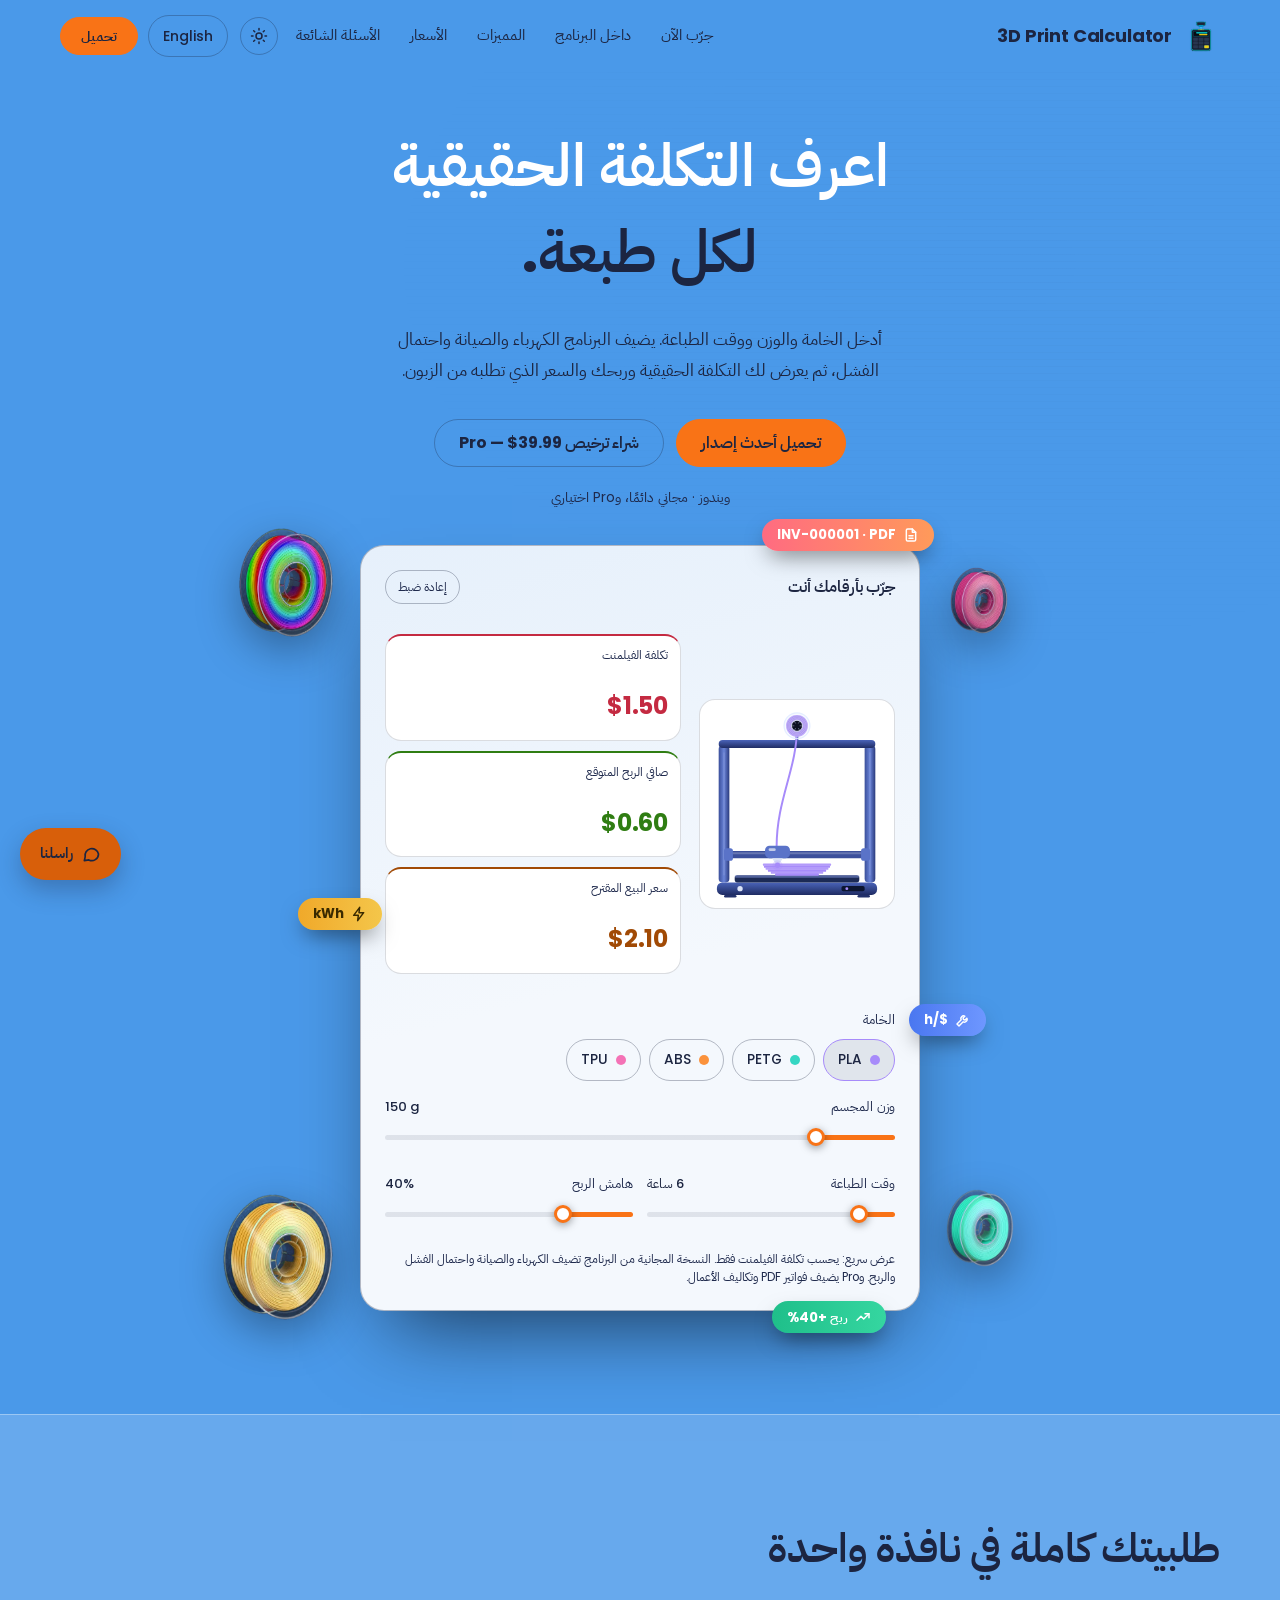
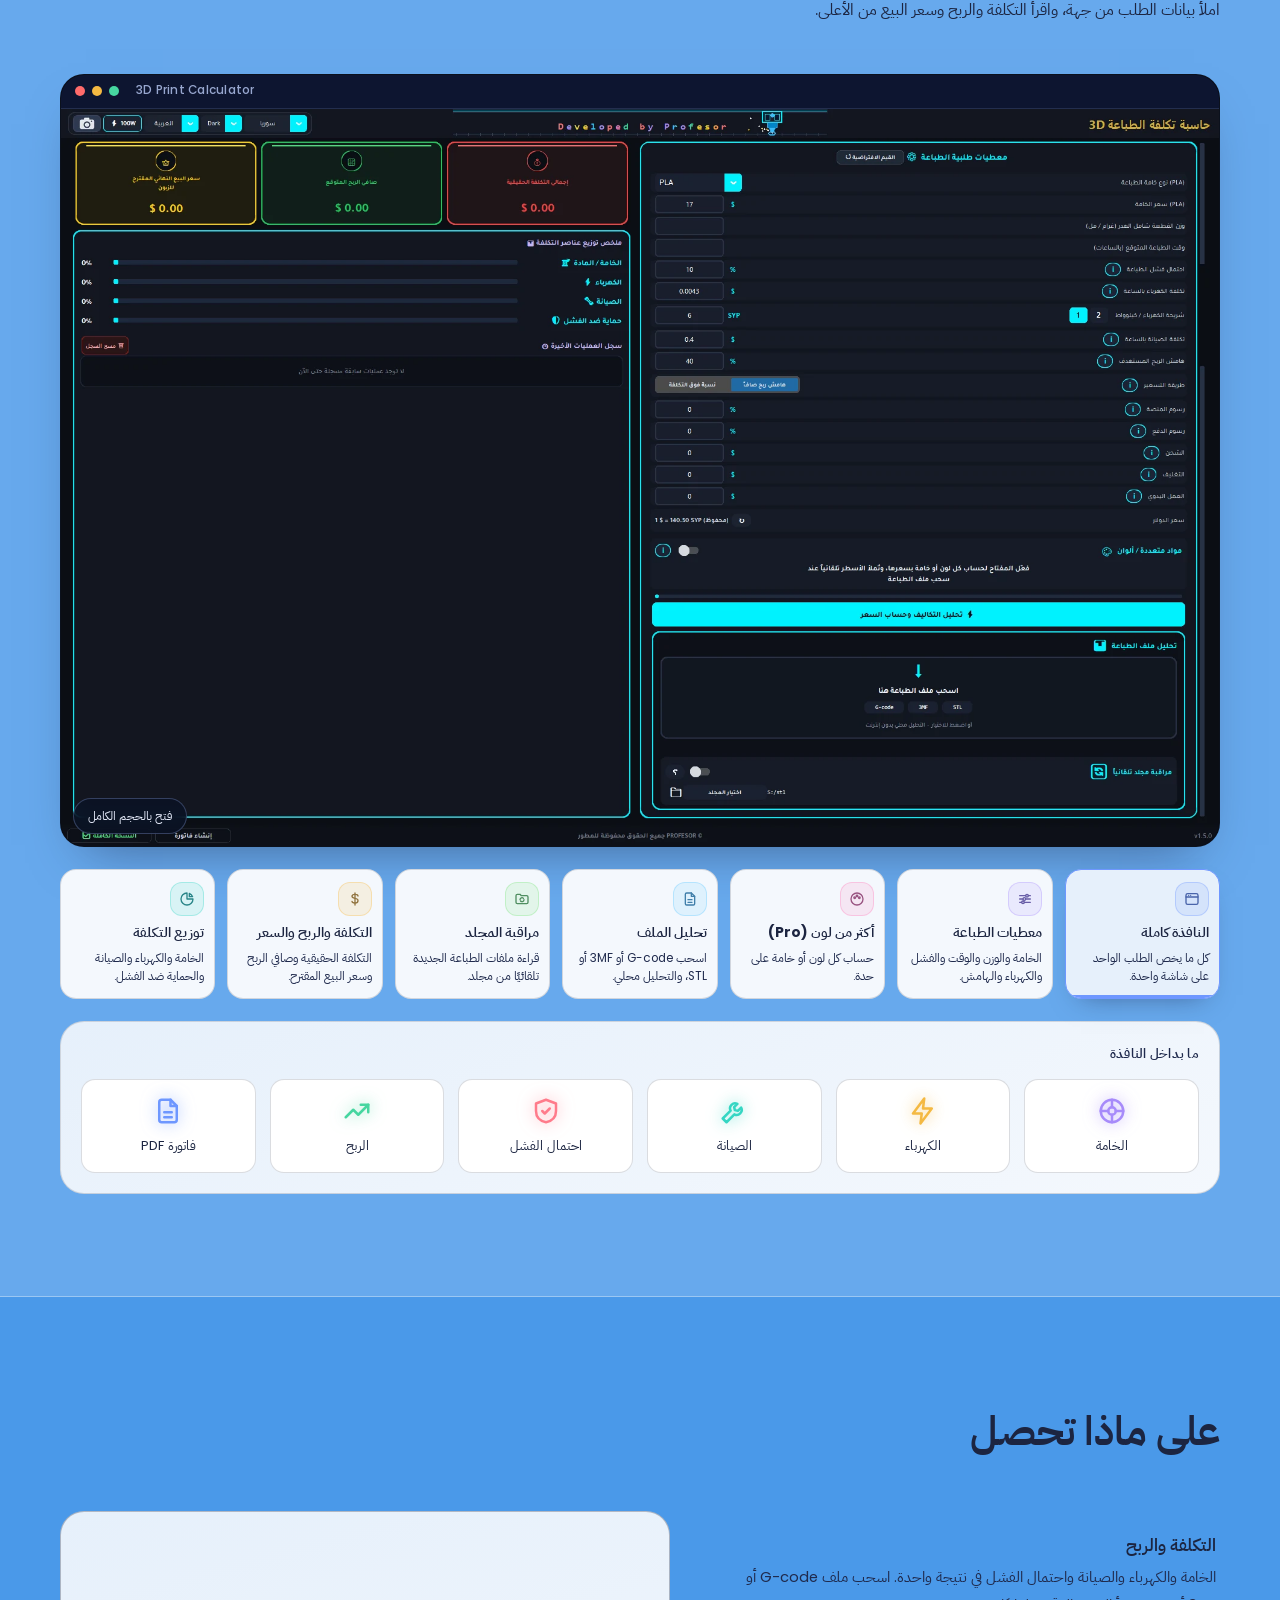
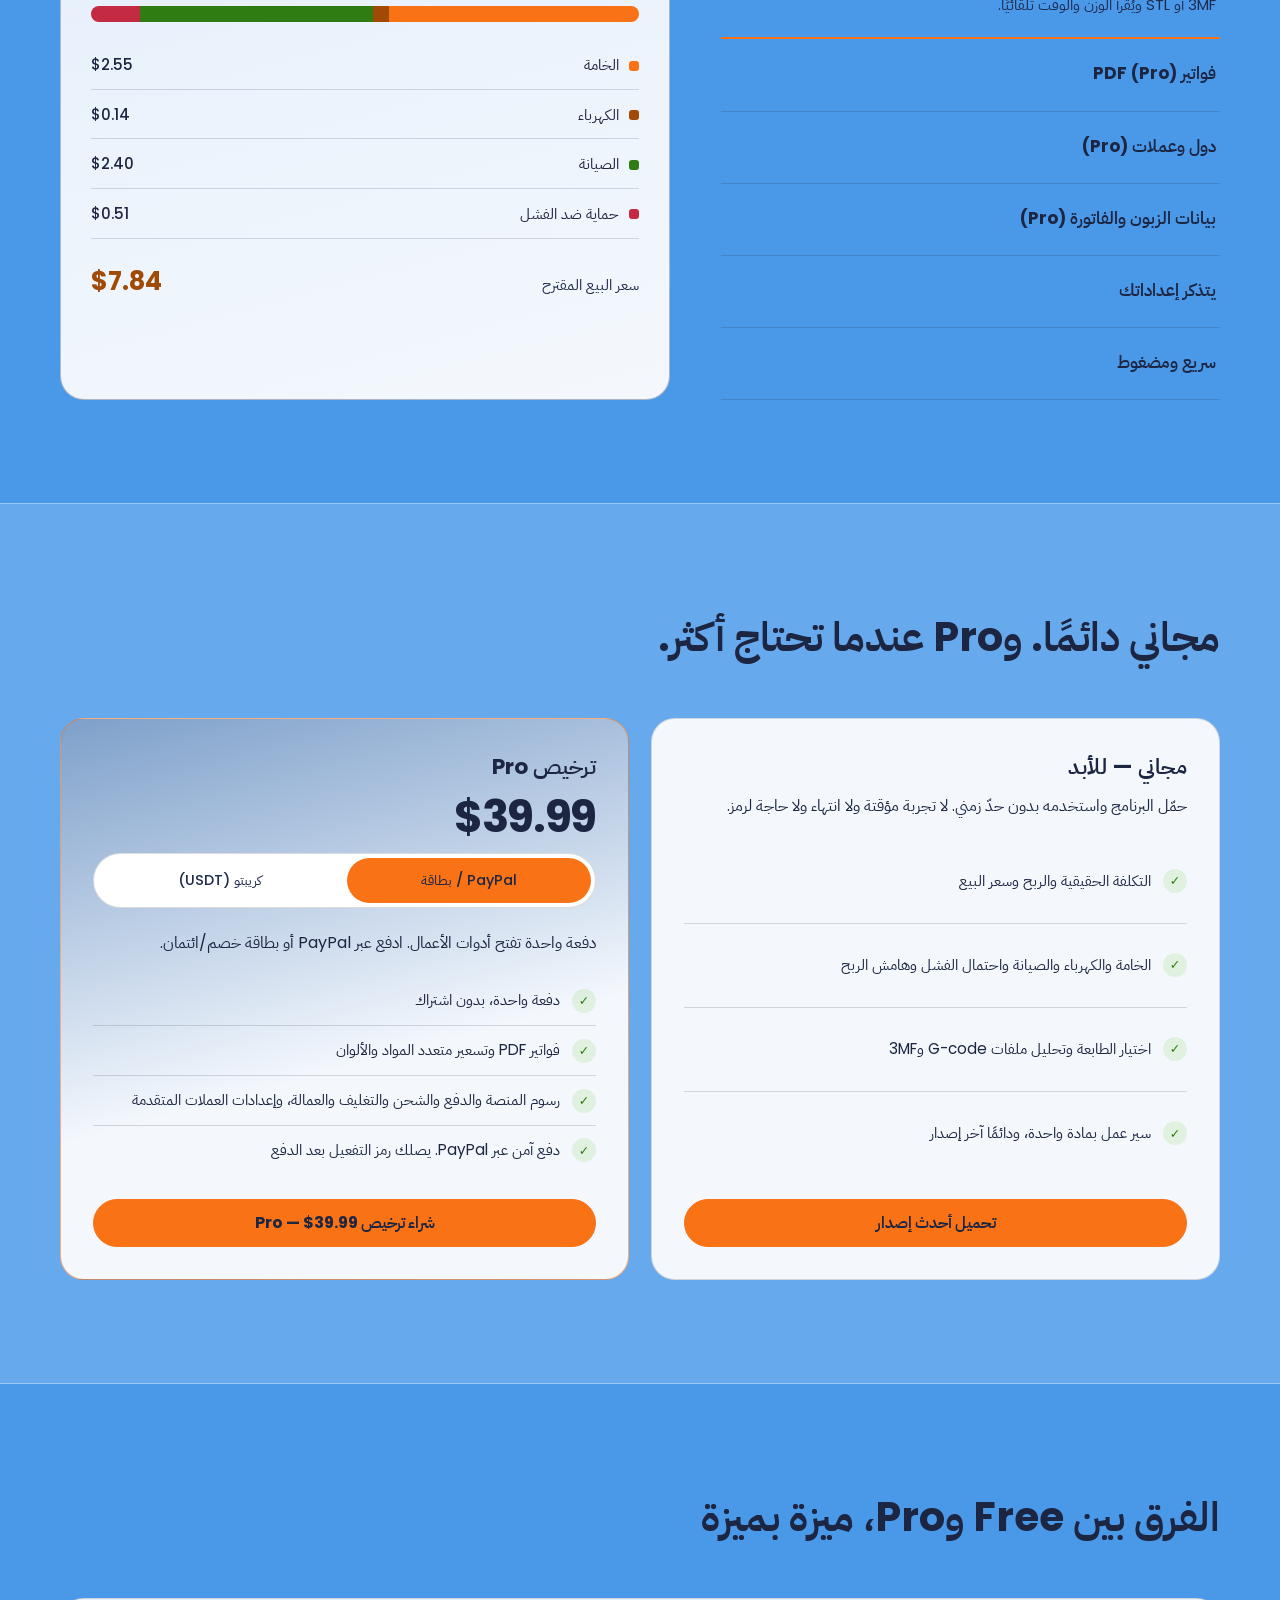
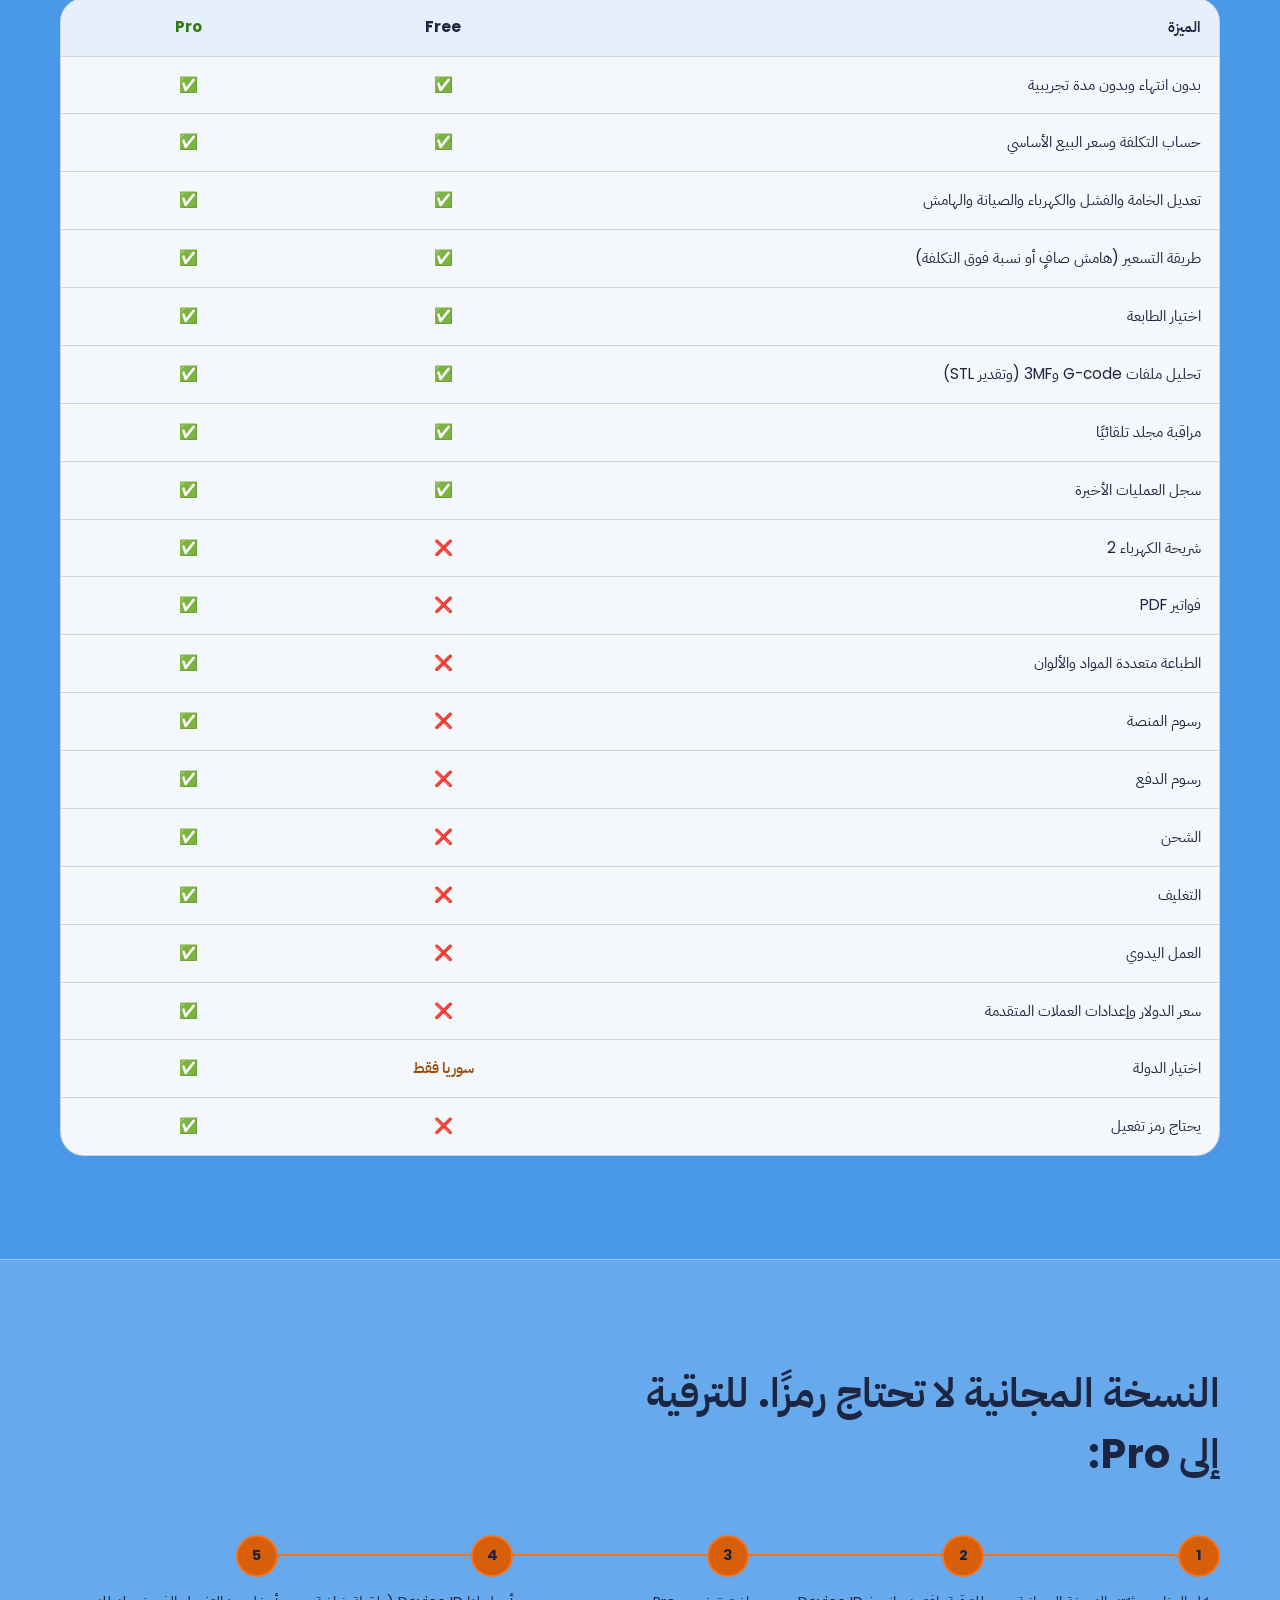
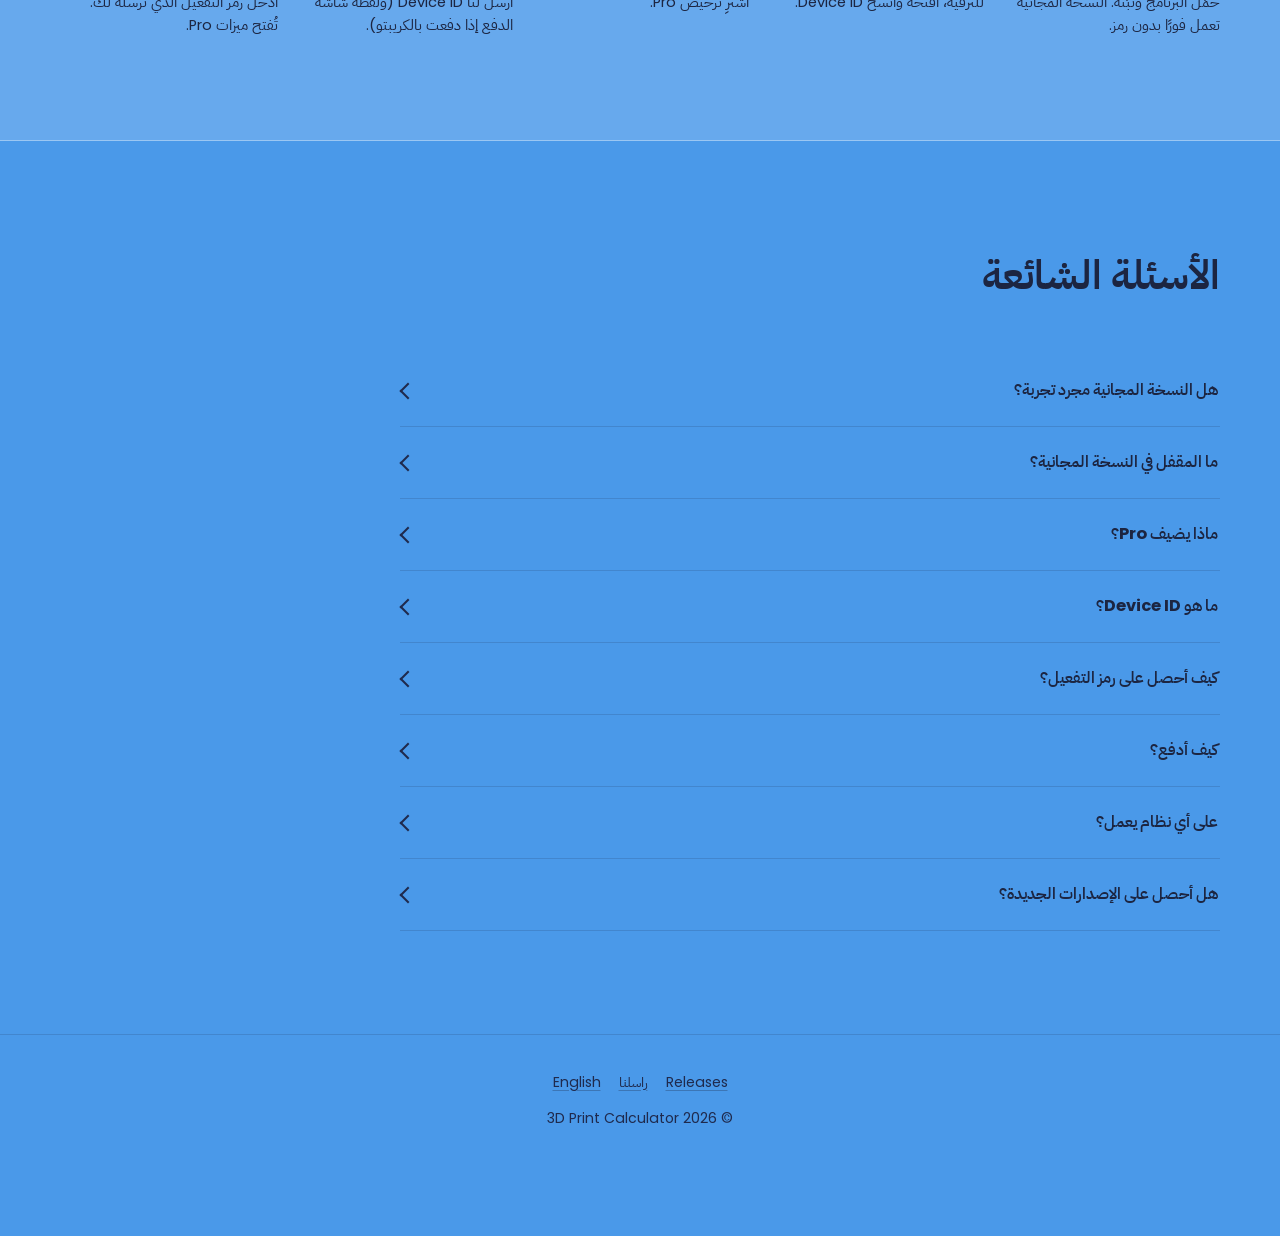
<file: ar/index.html>
<!DOCTYPE html>
<html lang="ar" dir="rtl" class="hw">
<head>
<meta charset="utf-8">
<meta name="viewport" content="width=device-width, initial-scale=1, viewport-fit=cover">
<title>حاسبة الطباعة ثلاثية الأبعاد | التكلفة الحقيقية والربح وسعر البيع لكل طبعة</title>
<meta name="description" content="برنامج ويندوز يحسب التكلفة الحقيقية وصافي الربح وسعر البيع لكل طبعة ثلاثية الأبعاد، شاملًا الخامة والكهرباء والصيانة واحتمال الفشل. يحلّل ملفات G-code و3MF و STL. مجاني دائمًا، مع ترخيص Pro اختياري لفواتير PDF والتسعير متعدد المواد وتكاليف الأعمال.">
<meta name="robots" content="index,follow,max-image-preview:large">
<meta name="theme-color" content="#0a1124">
<script>try{var t=localStorage.getItem("theme");if(t!=="light"&&t!=="dark")t=matchMedia("(prefers-color-scheme: light)").matches?"light":"dark";document.documentElement.setAttribute("data-theme",t)}catch(e){document.documentElement.setAttribute("data-theme","dark")}</script>
<link rel="canonical" href="https://pr0fes0rx.github.io/3d-print-calculator-site/ar/">
<link rel="alternate" hreflang="en" href="https://pr0fes0rx.github.io/3d-print-calculator-site/">
<link rel="alternate" hreflang="ar" href="https://pr0fes0rx.github.io/3d-print-calculator-site/ar/">
<link rel="alternate" hreflang="x-default" href="https://pr0fes0rx.github.io/3d-print-calculator-site/">
<meta property="og:type" content="website">
<meta property="og:site_name" content="3D Print Calculator">
<meta property="og:locale" content="ar_AR">
<meta property="og:title" content="حاسبة الطباعة ثلاثية الأبعاد | اعرف التكلفة الحقيقية لكل طبعة">
<meta property="og:description" content="التكلفة الحقيقية والربح وسعر البيع لكل طبعة ثلاثية الأبعاد. مجاني دائمًا لويندوز. ترخيص Pro يفتح فواتير PDF والتسعير متعدد المواد وتكاليف الأعمال.">
<meta property="og:url" content="https://pr0fes0rx.github.io/3d-print-calculator-site/ar/">
<meta property="og:image" content="https://pr0fes0rx.github.io/3d-print-calculator-site/og.png">
<meta property="og:image:width" content="1200">
<meta property="og:image:height" content="630">
<meta name="twitter:card" content="summary_large_image">
<meta name="twitter:title" content="حاسبة الطباعة ثلاثية الأبعاد | اعرف التكلفة الحقيقية لكل طبعة">
<meta name="twitter:description" content="التكلفة الحقيقية والربح وسعر البيع لكل طبعة ثلاثية الأبعاد. مجاني دائمًا لويندوز. ترخيص Pro يفتح فواتير PDF والتسعير متعدد المواد وتكاليف الأعمال.">
<meta name="twitter:image" content="https://pr0fes0rx.github.io/3d-print-calculator-site/og.png">
<link rel="icon" href="../favicon.ico" sizes="any">
<link rel="icon" type="image/png" href="../favicon.png">
<link rel="preload" href="../fonts/poppins-bold.woff" as="font" type="font/woff" crossorigin>
<link rel="preload" href="../fonts/ibm-plex-sans-arabic-arabic-600-normal.woff2" as="font" type="font/woff2" crossorigin>
<script>document.documentElement.className+=" js";if(Date.now()>new Date("2026-10-31T23:59:59+03:00").getTime())document.documentElement.classList.remove("hw")</script>
<link rel="stylesheet" href="../site.css">
<script type="application/ld+json">{"@context": "https://schema.org", "@type": "SoftwareApplication", "name": "3D Print Calculator", "alternateName": "حاسبة الطباعة ثلاثية الأبعاد", "operatingSystem": "Windows", "applicationCategory": "BusinessApplication", "description": "برنامج ويندوز يحسب التكلفة الحقيقية وصافي الربح وسعر البيع لكل طبعة ثلاثية الأبعاد، شاملًا الخامة والكهرباء والصيانة واحتمال الفشل. يحلّل ملفات G-code و3MF و STL. مجاني دائمًا، مع ترخيص Pro اختياري لفواتير PDF والتسعير متعدد المواد وتكاليف الأعمال.", "url": "https://pr0fes0rx.github.io/3d-print-calculator-site/ar/", "downloadUrl": "https://github.com/Pr0fes0rx/3d-print-calculator/releases/latest", "image": "https://pr0fes0rx.github.io/3d-print-calculator-site/og.png", "inLanguage": ["en", "ar"], "featureList": ["Real cost, net profit and selling price per print", "Material, electricity, maintenance and failure-risk breakdown", "PDF invoices in Arabic, English, French and German"], "offers": [{"@type": "Offer", "name": "Free", "price": "0", "priceCurrency": "USD", "availability": "https://schema.org/InStock", "url": "https://github.com/Pr0fes0rx/3d-print-calculator/releases/latest"}, {"@type": "Offer", "name": "Pro", "price": "39.99", "priceCurrency": "USD", "availability": "https://schema.org/InStock", "url": "https://pr0fes0rx.github.io/3d-print-calculator-site/ar/#get"}]}</script>
<script type="application/ld+json">{"@context": "https://schema.org", "@type": "FAQPage", "inLanguage": "ar", "mainEntity": [{"@type": "Question", "name": "هل النسخة المجانية مجرد تجربة؟", "acceptedAnswer": {"@type": "Answer", "text": "لا. النسخة المجانية دائمة: بدون مدة تجريبية وبدون انتهاء. تحسب تكلفة الطباعة الأساسية، وتعدّل الخامة والفشل والكهرباء والصيانة والهامش، وتختار طابعتك، وتحلّل ملفات G-code و3MF."}}, {"@type": "Question", "name": "ما المقفل في النسخة المجانية؟", "acceptedAnswer": {"@type": "Answer", "text": "فواتير PDF، والطباعة متعددة المواد والألوان، وتكاليف الأعمال الإضافية (رسوم المنصة ورسوم الدفع والشحن والتغليف والعمالة)، وإعدادات العملات والدول المتقدمة. تُفتح كلها بترخيص Pro."}}, {"@type": "Question", "name": "ماذا يضيف Pro؟", "acceptedAnswer": {"@type": "Answer", "text": "فواتير PDF، وتسعير متعدد المواد والألوان، وحقول تكاليف الأعمال المذكورة، وإعدادات العملات المتقدمة مع أسعار الصرف. Pro دفعة واحدة بدون اشتراك."}}, {"@type": "Question", "name": "ما هو Device ID؟", "acceptedAnswer": {"@type": "Answer", "text": "رمز يظهره البرنامج في شاشة التفعيل. تحتاجه فقط لـ Pro. نستخدمه لإنشاء رمز تفعيل لجهازك."}}, {"@type": "Question", "name": "كيف أحصل على رمز التفعيل؟", "acceptedAnswer": {"@type": "Answer", "text": "بعد الدفع أرسل لنا Device ID، ونرد عليك برمز التفعيل. أدخله في البرنامج لتفتح Pro."}}, {"@type": "Question", "name": "كيف أدفع؟", "acceptedAnswer": {"@type": "Answer", "text": "عبر PayPal أو بطاقة خصم/ائتمان من صفحة الدفع، أو بعملة USDT على شبكة TRON (TRC20). يظهر Apple Pay حيث تدعمه منطقتك ومتصفحك."}}, {"@type": "Question", "name": "على أي نظام يعمل؟", "acceptedAnswer": {"@type": "Answer", "text": "ويندوز. حمّل ملف التثبيت (Setup.exe) وشغّله."}}, {"@type": "Question", "name": "هل أحصل على الإصدارات الجديدة؟", "acceptedAnswer": {"@type": "Answer", "text": "نعم. زر التحميل يعطيك دائمًا آخر إصدار."}}]}</script>
</head>
<body>
<a class="skip" href="#main">تخطَّ إلى المحتوى</a>
<div class="promo" id="promo" data-promo-only data-end="2026-10-31T23:59:59+03:00" data-u="يوم|س|د|ث"><span class="pb"><i class="pk"></i>عرض الهالوين: خصم 50% على Pro</span><span class="pe">ينتهي بعد</span><span class="cd" dir="ltr" data-cd></span><a class="pl" href="#buy">شراء ترخيص Pro →</a></div>
<div class="hwdeco" aria-hidden="true"><svg width="0" height="0" style="position:absolute"><defs>
<symbol id="bat" viewBox="0 0 64 28"><path d="M32 9 L29 3 L27 10 L20 7 L10 8 L0 15 L7 14 L12 18 L18 15 L24 19 L29 17 L32 23 L35 17 L40 19 L46 15 L52 18 L57 14 L64 15 L54 8 L44 7 L37 10 L35 3 L32 9Z" fill="currentColor"/></symbol>
<symbol id="pk" viewBox="0 0 120 100"><defs><radialGradient id="pkg" cx=".5" cy=".4" r=".7"><stop offset="0" stop-color="#ffb347"/><stop offset=".6" stop-color="#ff7a00"/><stop offset="1" stop-color="#c24a00"/></radialGradient></defs>
<path d="M56 20c-1-9 2-14 9-16 0 6-2 11-5 16z" fill="#4c7a1f"/><path d="M54 22c0-6 3-9 8-10l2 4c-3 1-5 3-5 7z" fill="#3b5f17"/>
<ellipse cx="34" cy="58" rx="27" ry="36" fill="url(#pkg)"/><ellipse cx="86" cy="58" rx="27" ry="36" fill="url(#pkg)"/><ellipse cx="60" cy="56" rx="30" ry="39" fill="url(#pkg)"/>
<path d="M40 24c-9 14-9 52 0 66M80 24c9 14 9 52 0 66M60 17v78" stroke="#b83f00" stroke-width="1.6" fill="none" opacity=".5"/>
<path d="M33 52l10-18 10 18z M67 52l10-18 10 18z M54 62l6-10 6 10z" fill="#ffe27a"/>
<path d="M30 68l9 12 8-9 7 10 6-10 7 10 8-9 9 12c-8 10-20 14-27 14s-19-4-27-14z" fill="#ffe27a"/></symbol>
<symbol id="gh" viewBox="0 0 80 100"><path d="M8 96V42C8 18 22 4 40 4s32 14 32 38v54l-11-10-10 10-11-10-10 10-10-10z" fill="#f4eeff"/><ellipse cx="29" cy="40" rx="5" ry="8" fill="#2a1550"/><ellipse cx="51" cy="40" rx="5" ry="8" fill="#2a1550"/><ellipse cx="40" cy="62" rx="7" ry="10" fill="#2a1550"/></symbol>
<symbol id="sp" viewBox="0 0 48 40"><g stroke="#cbb6ff" stroke-width="2" fill="none" stroke-linecap="round"><path d="M18 20L5 10 2 18M18 22L4 24 3 33M19 25L9 36M30 20L43 10 46 18M30 22L44 24 45 33M29 25L39 36"/></g><circle cx="24" cy="26" r="9" fill="#150826" stroke="#cbb6ff" stroke-width="1.2"/><circle cx="24" cy="15" r="6" fill="#150826" stroke="#cbb6ff" stroke-width="1.2"/><circle cx="22" cy="14" r="1.6" fill="#ff5a3c"/><circle cx="26" cy="14" r="1.6" fill="#ff5a3c"/></symbol>
</defs></svg><span class="web wl"></span><span class="web wr"></span><svg class="fl g1" viewBox="0 0 80 100"><use href="#gh"/></svg><svg class="fl g2" viewBox="0 0 80 100"><use href="#gh"/></svg><svg class="fl p1 jl" viewBox="0 0 120 100"><use href="#pk"/></svg><svg class="fl p2 jl" viewBox="0 0 120 100"><use href="#pk"/></svg></div>
<header class="top"><span class="spider hs" aria-hidden="true"><i></i><svg width="40" height="34"><use href="#sp"/></svg></span><div class="wrap bar">
  <a class="logo" href="index.html"><img src="../logo.png" width="38" height="38" alt="شعار 3D Print Calculator">3D Print Calculator</a>
  <nav aria-label="Main">
    <a class="nl" href="#try">جرّب الآن</a>
    <a class="nl" href="#app">داخل البرنامج</a>
    <a class="nl" href="#features">المميزات</a>
    <a class="nl" href="#get">الأسعار</a>
    <a class="nl" href="#faq">الأسئلة الشائعة</a>
    <button class="theme" id="theme" type="button" aria-label="الوضع الداكن / الفاتح" title="الوضع الداكن / الفاتح"><svg class="i-moon" viewBox="0 0 24 24" fill="none" stroke="currentColor" stroke-width="2" stroke-linecap="round" stroke-linejoin="round"><path d="M21 12.8A9 9 0 1 1 11.2 3a7 7 0 0 0 9.8 9.8z"/></svg><svg class="i-sun" viewBox="0 0 24 24" fill="none" stroke="currentColor" stroke-width="2" stroke-linecap="round"><circle cx="12" cy="12" r="4"/><path d="M12 2v2M12 20v2M4.9 4.9l1.4 1.4M17.7 17.7l1.4 1.4M2 12h2M20 12h2M4.9 19.1l1.4-1.4M17.7 6.3l1.4-1.4"/></svg></button>
    <a class="lang" id="lang" href="../index.html" hreflang="en" lang="en">English</a>
    <a class="btn sm" href="#get">تحميل</a>
  </nav>
</div></header>

<main id="main">
<section class="hero" id="top"><div class="hw-moon" aria-hidden="true"><svg class="mb m1" viewBox="0 0 64 28"><use href="#bat"/></svg><svg class="mb m2" viewBox="0 0 64 28"><use href="#bat"/></svg><svg class="mb m3" viewBox="0 0 64 28"><use href="#bat"/></svg></div>
<div class="wrap hero-grid">
  <div class="hero-copy">
    <h1><span class="a">اعرف التكلفة الحقيقية</span><span>لكل طبعة.</span></h1>
    <p class="hero-sub">أدخل الخامة والوزن ووقت الطباعة. يضيف البرنامج الكهرباء والصيانة واحتمال الفشل، ثم يعرض لك التكلفة الحقيقية وربحك والسعر الذي تطلبه من الزبون.</p>
    <div class="cta">
      <a class="btn" href="https://github.com/Pr0fes0rx/3d-print-calculator/releases/latest" rel="noopener">تحميل أحدث إصدار</a>
      <a class="btn ghost" href="#buy" data-reg-text="شراء ترخيص Pro — $39.99">شراء ترخيص Pro — $19.99</a>
    </div>
    <p class="meta"><span id="ver"></span>ويندوز · مجاني دائمًا، وPro اختياري</p>
  </div>

  <div class="stage"><img class="fl spool s1" src="../img/spool-rainbow.webp" width="340" height="391" alt="" aria-hidden="true" decoding="async"><img class="fl spool s2" src="../img/spool-gloss.webp" width="340" height="391" alt="" aria-hidden="true" decoding="async"><img class="fl spool s3" src="../img/spool-glow.webp" width="340" height="391" alt="" aria-hidden="true" decoding="async"><img class="fl spool s4" src="../img/spool-pink.webp" width="340" height="391" alt="" aria-hidden="true" decoding="async"><span class="fl chip c1" aria-hidden="true"><svg viewBox="0 0 24 24" fill="none" stroke="currentColor" stroke-width="2.2" stroke-linecap="round" stroke-linejoin="round"><path d="M14 3H7a2 2 0 0 0-2 2v14a2 2 0 0 0 2 2h10a2 2 0 0 0 2-2V8z"/><path d="M14 3v5h5M9 13h6M9 17h6"/></svg>INV-000001 · PDF</span><span class="fl chip c2" aria-hidden="true"><svg viewBox="0 0 24 24" fill="none" stroke="currentColor" stroke-width="2.2" stroke-linecap="round" stroke-linejoin="round"><path d="M3 17l6-6 4 4 8-8"/><path d="M15 7h6v6"/></svg>ربح +40%</span><span class="fl chip c3" aria-hidden="true"><svg viewBox="0 0 24 24" fill="none" stroke="currentColor" stroke-width="2.2" stroke-linecap="round" stroke-linejoin="round"><path d="M13 2L4 14h7l-1 8 9-12h-7z"/></svg>kWh</span><span class="fl chip c4" aria-hidden="true"><svg viewBox="0 0 24 24" fill="none" stroke="currentColor" stroke-width="2.2" stroke-linecap="round" stroke-linejoin="round"><path d="M14.7 6.3a4 4 0 0 0-5.4 5.4L3 18l3 3 6.3-6.3a4 4 0 0 0 5.4-5.4l-2.6 2.6-2.4-.6-.6-2.4z"/></svg>$/h</span>
  <div class="lab" id="lab" style="--fil:#a78bfa"><div id="try"></div>
    <div class="lab-head"><h2>جرّب بأرقامك أنت</h2><button type="button" id="reset">إعادة ضبط</button></div>
    <div class="lab-top">
      <div class="scene"><svg id="sc" viewBox="0 -24 200 214" role="img" aria-label="رسم متحرك لمزهرية تُطبع طبقة فوق طبقة بينما تزداد التكلفة المتراكمة">
<defs><linearGradient id="pg" x1="0" y1="0" x2="1" y2="0"><stop offset="0" stop-color="#3a4f9a"/><stop offset=".5" stop-color="#6a84d8"/><stop offset="1" stop-color="#2a3a7c"/></linearGradient><linearGradient id="pb" x1="0" y1="0" x2="0" y2="1"><stop offset="0" stop-color="#4a63b8"/><stop offset="1" stop-color="#1f2c63"/></linearGradient></defs>
<rect x="10" y="172" width="180" height="14" rx="6" fill="url(#pb)"/><rect x="150" y="176" width="26" height="6" rx="2" fill="#0c1530"/><circle cx="156" cy="179" r="1.6" fill="var(--fil)"/><circle cx="36" cy="179" r="3" fill="#dbe3f7"/>
<rect x="18" y="186" width="14" height="3" rx="1.5" fill="#22306a"/><rect x="168" y="186" width="14" height="3" rx="1.5" fill="#22306a"/>
<rect x="30" y="164" width="140" height="8" rx="3" fill="#1c2a55"/><rect x="30" y="164" width="140" height="2.6" rx="1.3" fill="#7d90d8" opacity=".55"/>
<rect x="12" y="18" width="12" height="154" rx="4" fill="url(#pg)"/><rect x="176" y="18" width="12" height="154" rx="4" fill="url(#pg)"/>
<path d="M18 26v138M182 26v138" stroke="rgba(255,255,255,.2)" stroke-width="1"/>
<rect x="12" y="12" width="176" height="9" rx="4.5" fill="url(#pb)"/>
<path d="M100 -4v18" stroke="#3b4f9c" stroke-width="3" stroke-linecap="round"/>
<g id="lay"></g>
<path id="fil" d="M100 -2C100 40 100 70 100 118" fill="none" stroke="var(--fil)" stroke-width="2.2" stroke-linecap="round"/>
<g id="gan" transform="translate(0,150)"><rect x="24" y="0" width="152" height="8" rx="3" fill="#3b4f9c"/><rect x="24" y="1.5" width="152" height="2" rx="1" fill="rgba(255,255,255,.22)"/><rect x="18" y="-3" width="10" height="14" rx="3" fill="#5a73c8"/><rect x="172" y="-3" width="10" height="14" rx="3" fill="#5a73c8"/></g>
<g id="car"><rect x="0" y="0" width="28" height="14" rx="5" fill="#5a73c8"/><rect x="4" y="3" width="8" height="3" rx="1.5" fill="#c2cce8"/><path d="M8 14h12l-4.2 7h-3.6z" fill="#dbe3f7"/><circle cx="14" cy="22" r="3" fill="var(--fil)"/><circle cx="14" cy="22" r="5.5" fill="var(--fil)" opacity=".25"/></g>
<g class="pspool"><circle cx="100" cy="-4" r="14.5" fill="rgba(200,215,255,.12)" stroke="rgba(225,235,255,.85)" stroke-width="1.4"/><circle cx="100" cy="-4" r="12.2" fill="var(--fil)"/><circle cx="100" cy="-4" r="12.2" fill="rgba(255,255,255,.2)"/><circle cx="100" cy="-4" r="11.6" fill="none" stroke="rgba(255,255,255,.35)" stroke-width=".4"/><circle cx="100" cy="-4" r="10.8" fill="none" stroke="rgba(20,0,60,.2)" stroke-width=".4"/><circle cx="100" cy="-4" r="10.1" fill="none" stroke="rgba(255,255,255,.35)" stroke-width=".4"/><circle cx="100" cy="-4" r="9.3" fill="none" stroke="rgba(20,0,60,.2)" stroke-width=".4"/><circle cx="100" cy="-4" r="8.6" fill="none" stroke="rgba(255,255,255,.35)" stroke-width=".4"/><circle cx="100" cy="-4" r="7.8" fill="none" stroke="rgba(20,0,60,.2)" stroke-width=".4"/><circle cx="100" cy="-4" r="7.1" fill="none" stroke="rgba(255,255,255,.35)" stroke-width=".4"/><circle cx="100" cy="-4" r="6.3" fill="none" stroke="rgba(20,0,60,.2)" stroke-width=".4"/><circle cx="100" cy="-4" r="6.2" fill="#0c1022"/><path d="M100 -9.9v0" stroke="none"/><g stroke="rgba(190,200,230,.5)" stroke-width="1" stroke-linecap="round"><path d="M103.4 -4.0 L105.9 -4.0"/><path d="M101.7 -1.1 L103.0 1.1"/><path d="M98.3 -1.1 L97.0 1.1"/><path d="M96.6 -4.0 L94.1 -4.0"/><path d="M98.3 -6.9 L97.0 -9.1"/><path d="M101.7 -6.9 L103.0 -9.1"/></g><circle cx="100" cy="-4" r="6.2" fill="none" stroke="rgba(235,242,255,.85)" stroke-width="1.1"/></g>
</svg></div>
      <div class="tiles" aria-live="polite">
        <div class="tile t-cost"><span>تكلفة الفيلمنت</span><b id="oc">$1.50</b></div>
        <div class="tile t-profit"><span>صافي الربح المتوقع</span><b id="on">$0.60</b></div>
        <div class="tile t-price"><span>سعر البيع المقترح</span><b id="op">$2.10</b></div>
      </div>
    </div>
    <div class="ctl">
      <div>
        <div class="ctl-label"><span id="lm">الخامة</span></div>
        <div class="mats" role="radiogroup" aria-labelledby="lm">
          <button type="button" class="mat" role="radio" aria-checked="true" data-m="PLA" data-p="10" data-c="#a78bfa" style="--c:#a78bfa"><i></i>PLA</button>
          <button type="button" class="mat" role="radio" aria-checked="false" data-m="PETG" data-p="11" data-c="#35d6c3" style="--c:#35d6c3"><i></i>PETG</button>
          <button type="button" class="mat" role="radio" aria-checked="false" data-m="ABS" data-p="9" data-c="#fb923c" style="--c:#fb923c"><i></i>ABS</button>
          <button type="button" class="mat" role="radio" aria-checked="false" data-m="TPU" data-p="15" data-c="#f472b6" style="--c:#f472b6"><i></i>TPU</button>
        </div>
      </div>
      <div><label class="ctl-label" for="rw"><span>وزن المجسم</span><output id="ow" for="rw">150 g</output></label>
        <input id="rw" type="range" min="10" max="1000" step="10" value="150" style="--p:14.1%"></div>
      <div class="ctl-2">
        <div><label class="ctl-label" for="rh"><span>وقت الطباعة</span><output id="oh" for="rh">6 ساعة</output></label>
          <input id="rh" type="range" min="0.5" max="48" step="0.5" value="6" style="--p:11.6%"></div>
        <div><label class="ctl-label" for="rm"><span>هامش الربح</span><output id="om" for="rm">40%</output></label>
          <input id="rm" type="range" min="0" max="150" step="5" value="40" style="--p:26.7%"></div>
      </div>
    </div>
    <p class="lab-note">عرض سريع: يحسب تكلفة الفيلمنت فقط. النسخة المجانية من البرنامج تضيف الكهرباء والصيانة واحتمال الفشل والربح. وPro يضيف فواتير PDF وتكاليف الأعمال.</p>
  </div>
  </div>
</div></section>

<section class="sec alt" id="app"><div class="wrap">
  <div class="sec-head"><h2>طلبيتك كاملة في نافذة واحدة</h2><p>املأ بيانات الطلب من جهة، واقرأ التكلفة والربح وسعر البيع من الأعلى.</p></div>
  <div class="xp" id="xp">
    <div class="xp-frame">
      <div class="xp-bar" aria-hidden="true"><i></i><i></i><i></i><span>3D Print Calculator</span></div>
      <div class="xp-view">
        <div class="xp-stage"><img src="../img/app-ar.webp?v=3" width="1920" height="1222" loading="lazy" decoding="async" alt="واجهة برنامج حاسبة تكلفة الطباعة بالعربية: معطيات الطلبية وبطاقات التكلفة والربح وسعر البيع وتوزيع التكلفة وحالة الطابعة المباشرة"><div class="xp-hl"></div></div>
        <a class="xp-open" href="../img/app-ar.webp?v=3" target="_blank" rel="noopener">فتح بالحجم الكامل</a>
      </div>
    </div>
    <div class="xp-tabs" role="tablist" aria-label="طلبيتك كاملة في نافذة واحدة">
      <button type="button" role="tab" class="xp-tab" style="--c:#6e97ff" aria-selected="true" data-x="0" data-y="0" data-w="0" data-h="0"><svg viewBox="0 0 24 24" fill="none" stroke="currentColor" stroke-width="2" stroke-linecap="round" stroke-linejoin="round" aria-hidden="true"><rect x="3" y="4" width="18" height="16" rx="2.5"/><path d="M3 9h18M7 6.5h.01M10 6.5h.01"/></svg><b>النافذة كاملة</b><span>كل ما يخص الطلب الواحد على شاشة واحدة.</span></button>
      <button type="button" role="tab" class="xp-tab" style="--c:#a78bfa" aria-selected="false" data-x="51.0" data-y="5.1" data-w="46.1" data-h="52.6"><svg viewBox="0 0 24 24" fill="none" stroke="currentColor" stroke-width="2" stroke-linecap="round" stroke-linejoin="round" aria-hidden="true"><path d="M4 7h9M17 7h3M4 17h3M11 17h9"/><circle cx="15" cy="7" r="2"/><circle cx="9" cy="17" r="2"/><path d="M4 12h5M13 12h7"/><circle cx="11" cy="12" r="2"/></svg><b>معطيات الطباعة</b><span>الخامة والوزن والوقت والفشل والكهرباء والهامش.</span></button>
      <button type="button" role="tab" class="xp-tab" style="--c:#ff7ab6" aria-selected="false" data-x="51.0" data-y="58.3" data-w="46.1" data-h="7.9"><svg viewBox="0 0 24 24" fill="none" stroke="currentColor" stroke-width="2" stroke-linecap="round" stroke-linejoin="round" aria-hidden="true"><circle cx="12" cy="12" r="9"/><circle cx="8.5" cy="10" r="1.2"/><circle cx="12" cy="7.5" r="1.2"/><circle cx="15.5" cy="10" r="1.2"/></svg><b>أكثر من لون (Pro)</b><span>حساب كل لون أو خامة على حدة.</span></button>
      <button type="button" role="tab" class="xp-tab" style="--c:#5ec8ff" aria-selected="false" data-x="51.0" data-y="71.2" data-w="46.1" data-h="15.7"><svg viewBox="0 0 24 24" fill="none" stroke="currentColor" stroke-width="2" stroke-linecap="round" stroke-linejoin="round" aria-hidden="true"><path d="M14 3H7a2 2 0 0 0-2 2v14a2 2 0 0 0 2 2h10a2 2 0 0 0 2-2V8z"/><path d="M14 3v5h5M9 13h6M9 17h6"/></svg><b>تحليل الملف</b><span>اسحب G-code أو 3MF أو STL، والتحليل محلي.</span></button>
      <button type="button" role="tab" class="xp-tab" style="--c:#7be37b" aria-selected="false" data-x="51.0" data-y="87.6" data-w="46.1" data-h="7.0"><svg viewBox="0 0 24 24" fill="none" stroke="currentColor" stroke-width="2" stroke-linecap="round" stroke-linejoin="round" aria-hidden="true"><path d="M3 7a2 2 0 0 1 2-2h4l2 2h8a2 2 0 0 1 2 2v8a2 2 0 0 1-2 2H5a2 2 0 0 1-2-2z"/><path d="M9 13a3 3 0 0 1 5.2-2M15 13a3 3 0 0 1-5.2 2"/></svg><b>مراقبة المجلد</b><span>قراءة ملفات الطباعة الجديدة تلقائيًا من مجلد.</span></button>
      <button type="button" role="tab" class="xp-tab" style="--c:#f4b942" aria-selected="false" data-x="1.25" data-y="4.5" data-w="47.7" data-h="11.2"><svg viewBox="0 0 24 24" fill="none" stroke="currentColor" stroke-width="2" stroke-linecap="round" stroke-linejoin="round" aria-hidden="true"><path d="M12 3v18"/><path d="M16.5 7.5C16.5 6 14.5 5 12 5S7.5 6 7.5 7.8 9.5 10.5 12 11s4.5 1.3 4.5 3.2S14.5 18 12 18s-4.5-1-4.5-2.5"/></svg><b>التكلفة والربح والسعر</b><span>التكلفة الحقيقية وصافي الربح وسعر البيع المقترح.</span></button>
      <button type="button" role="tab" class="xp-tab" style="--c:#35d6c3" aria-selected="false" data-x="1.0" data-y="16.6" data-w="48.1" data-h="79.5"><svg viewBox="0 0 24 24" fill="none" stroke="currentColor" stroke-width="2" stroke-linecap="round" stroke-linejoin="round" aria-hidden="true"><path d="M12 3a9 9 0 1 0 9 9h-9z"/><path d="M15.5 3.6A9 9 0 0 1 20.4 8.5H15.5z"/></svg><b>توزيع التكلفة</b><span>الخامة والكهرباء والصيانة والحماية ضد الفشل.</span></button>
    </div>
<div class="xp-ui"><p class="xp-ui-h">ما بداخل النافذة</p><div class="xp-ui-g"><div class="ui-t u1" style="--c:#a78bfa"><svg viewBox="0 0 24 24" fill="none" stroke="currentColor" stroke-width="2" stroke-linecap="round" stroke-linejoin="round" aria-hidden="true"><circle cx="12" cy="12" r="9"/><circle cx="12" cy="12" r="3"/><path d="M12 3v6M12 15v6M3 12h6M15 12h6"/></svg><span>الخامة</span></div><div class="ui-t u2" style="--c:#f4b942"><svg viewBox="0 0 24 24" fill="none" stroke="currentColor" stroke-width="2" stroke-linecap="round" stroke-linejoin="round" aria-hidden="true"><path d="M13 2L4 14h7l-1 8 9-12h-7z"/></svg><span>الكهرباء</span></div><div class="ui-t u3" style="--c:#35d6c3"><svg viewBox="0 0 24 24" fill="none" stroke="currentColor" stroke-width="2" stroke-linecap="round" stroke-linejoin="round" aria-hidden="true"><path d="M14.7 6.3a4 4 0 0 0-5.4 5.4L3 18l3 3 6.3-6.3a4 4 0 0 0 5.4-5.4l-2.6 2.6-2.4-.6-.6-2.4z"/></svg><span>الصيانة</span></div><div class="ui-t u4" style="--c:#ff7b8b"><svg viewBox="0 0 24 24" fill="none" stroke="currentColor" stroke-width="2" stroke-linecap="round" stroke-linejoin="round" aria-hidden="true"><path d="M12 3l8 3v6c0 5-3.5 8-8 9-4.5-1-8-4-8-9V6z"/><path d="M9 12l2 2 4-4"/></svg><span>احتمال الفشل</span></div><div class="ui-t u5" style="--c:#46d6a0"><svg viewBox="0 0 24 24" fill="none" stroke="currentColor" stroke-width="2" stroke-linecap="round" stroke-linejoin="round" aria-hidden="true"><path d="M3 17l6-6 4 4 8-8"/><path d="M15 7h6v6"/></svg><span>الربح</span></div><div class="ui-t u6" style="--c:#6e97ff"><svg viewBox="0 0 24 24" fill="none" stroke="currentColor" stroke-width="2" stroke-linecap="round" stroke-linejoin="round" aria-hidden="true"><path d="M14 3H7a2 2 0 0 0-2 2v14a2 2 0 0 0 2 2h10a2 2 0 0 0 2-2V8z"/><path d="M14 3v5h5M9 13h6M9 17h6"/></svg><span>فاتورة PDF</span></div></div></div>
  </div>
</div></section>

<section class="sec" id="features"><div class="wrap">
  <div class="sec-head"><h2>على ماذا تحصل</h2></div>
  <div class="ft">
    <div class="ft-list" role="tablist" aria-orientation="vertical">
      <button type="button" role="tab" class="ft-tab" aria-selected="true"><b>التكلفة والربح</b><span>الخامة والكهرباء والصيانة واحتمال الفشل في نتيجة واحدة. اسحب ملف G-code أو 3MF أو STL ويُقرأ الوزن والوقت تلقائيًا.</span></button>
      <button type="button" role="tab" class="ft-tab" aria-selected="false"><b>فواتير PDF (Pro)</b><span>أنشئ فواتير بالعربية والإنجليزية والفرنسية والألمانية، مع معاينة وترقيم تلقائي (INV-000001).</span></button>
      <button type="button" role="tab" class="ft-tab" aria-selected="false"><b>دول وعملات (Pro)</b><span>يدعم أكثر من بلد عربي وأجنبي، مع عملاتهم وأسعار الكهرباء والصرف. النسخة المجانية تعمل بالعملة الافتراضية، وإعدادات العملات المتقدمة في Pro.</span></button>
      <button type="button" role="tab" class="ft-tab" aria-selected="false"><b>بيانات الزبون والفاتورة (Pro)</b><span>بيانات الزبون والتوصيل وبنود الفاتورة والخصم والشحن والضريبة والملاحظات، مع جدول متعدد الصفحات.</span></button>
      <button type="button" role="tab" class="ft-tab" aria-selected="false"><b>يتذكر إعداداتك</b><span>اللغة والثيم والطابعة والخامة والنتائج تُحفظ تلقائيًا.</span></button>
      <button type="button" role="tab" class="ft-tab" aria-selected="false"><b>سريع ومضغوط</b><span>تمرير سلس وواجهة مضغوطة تناسب الشاشات الصغيرة.</span></button>
    </div>
    <div class="ft-view">
      <div class="fp on" role="tabpanel">
        <div class="stack"><i style="--w:46%;--c:var(--blue)"></i><i style="--w:3%;--c:var(--amber)"></i><i style="--w:43%;--c:var(--teal)"></i><i style="--w:9%;--c:var(--red)"></i></div>
        <ul class="legend">
          <li style="--c:var(--blue)"><i></i>الخامة<b>$2.55</b></li>
          <li style="--c:var(--amber)"><i></i>الكهرباء<b>$0.14</b></li>
          <li style="--c:var(--teal)"><i></i>الصيانة<b>$2.40</b></li>
          <li style="--c:var(--red)"><i></i>حماية ضد الفشل<b>$0.51</b></li>
        </ul>
        <div class="legend-sum"><span>سعر البيع المقترح</span><b>$7.84</b></div>
      </div>
      <div class="fp" role="tabpanel" hidden>
        <div class="pills" id="invl" role="group" aria-label="لغة الفاتورة">
          <button type="button" data-l="en" aria-pressed="false">English</button><button type="button" data-l="ar" aria-pressed="true">العربية</button><button type="button" data-l="fr" aria-pressed="false">Français</button><button type="button" data-l="de" aria-pressed="false">Deutsch</button>
        </div>
        <div class="paper" id="paper" dir="rtl" lang="ar">
          <div class="ph"><b data-w="inv">فاتورة</b><span>INV-000001</span></div>
          <table>
            <thead><tr><th data-w="item">البند</th><th data-w="qty">الكمية</th><th data-w="amt">المبلغ</th></tr></thead>
            <tbody><tr><td dir="ltr">Phone stand (PLA)</td><td>2</td><td dir="ltr">$15.68</td></tr><tr><td dir="ltr">Box lid (PETG)</td><td>1</td><td dir="ltr">$6.20</td></tr></tbody>
          </table>
          <div class="sum"><span data-w="sub">المجموع الفرعي</span><span dir="ltr">$21.88</span></div>
          <div class="sum"><span data-w="ship">الشحن</span><span dir="ltr">$3.00</span></div>
          <div class="sum t"><span data-w="total">الإجمالي</span><span dir="ltr">$24.88</span></div>
        </div>
      </div>
      <div class="fp" role="tabpanel" hidden>
        <div class="cx" id="cx">
          <div class="cx-top"><img class="cx-code" id="cxCode" src="../img/flags/sy.webp" width="126" height="94" alt=""><div><small>البلد</small><b id="cxName">سوريا</b></div></div>
          <div class="ctries" role="radiogroup" aria-label="البلد"><button type="button" role="radio" aria-checked="true" tabindex="0" data-code="SY" data-flag="../img/flags/sy.webp" data-n="سوريا" data-cur="SYP" data-curn="ليرة سورية" data-kwh="6" data-rt="138.25" data-r="138.25" data-ap="0"><img class="fg" src="../img/flags/sy.webp" width="21" height="16" alt="" decoding="async">سوريا</button><button type="button" role="radio" aria-checked="false" tabindex="-1" data-code="IQ" data-flag="../img/flags/iq.webp" data-n="العراق" data-cur="IQD" data-curn="دينار عراقي" data-kwh="10" data-rt="1,310" data-r="1310" data-ap="0"><img class="fg" src="../img/flags/iq.webp" width="21" height="16" alt="" decoding="async">العراق</button><button type="button" role="radio" aria-checked="false" tabindex="-1" data-code="JO" data-flag="../img/flags/jo.webp" data-n="الأردن" data-cur="JOD" data-curn="دينار أردني" data-kwh="0.033" data-rt="0.709" data-r="0.709" data-ap="0"><img class="fg" src="../img/flags/jo.webp" width="21" height="16" alt="" decoding="async">الأردن</button><button type="button" role="radio" aria-checked="false" tabindex="-1" data-code="SA" data-flag="../img/flags/sa.webp" data-n="السعودية" data-cur="SAR" data-curn="ريال سعودي" data-kwh="0.18" data-rt="3.75" data-r="3.75" data-ap="0"><img class="fg" src="../img/flags/sa.webp" width="21" height="16" alt="" decoding="async">السعودية</button><button type="button" role="radio" aria-checked="false" tabindex="-1" data-code="EG" data-flag="../img/flags/eg.webp" data-n="مصر" data-cur="EGP" data-curn="جنيه مصري" data-kwh="0.68" data-rt="48" data-r="48" data-ap="1"><img class="fg" src="../img/flags/eg.webp" width="21" height="16" alt="" decoding="async">مصر</button><button type="button" role="radio" aria-checked="false" tabindex="-1" data-code="DZ" data-flag="../img/flags/dz.webp" data-n="الجزائر" data-cur="DZD" data-curn="دينار جزائري" data-kwh="1.78" data-rt="130" data-r="130" data-ap="1"><img class="fg" src="../img/flags/dz.webp" width="21" height="16" alt="" decoding="async">الجزائر</button><button type="button" role="radio" aria-checked="false" tabindex="-1" data-code="US" data-flag="../img/flags/us.webp" data-n="أمريكا" data-cur="USD" data-curn="دولار أمريكي" data-kwh="0.17" data-rt="1" data-r="1" data-ap="0"><img class="fg" src="../img/flags/us.webp" width="21" height="16" alt="" decoding="async">أمريكا</button><button type="button" role="radio" aria-checked="false" tabindex="-1" data-code="DE" data-flag="../img/flags/de.webp" data-n="ألمانيا" data-cur="EUR" data-curn="يورو" data-kwh="0.38" data-rt="0.86" data-r="0.86" data-ap="1"><img class="fg" src="../img/flags/de.webp" width="21" height="16" alt="" decoding="async">ألمانيا</button></div>
          <div class="rows" aria-live="polite">
            <div class="row"><span>العملة</span><b><bdi dir="ltr" id="cxCur">SYP</bdi><span class="cn"> &middot; <span id="cxCurN">ليرة سورية</span></span></b></div>
            <div class="row"><span>الكهرباء، الشريحة 1</span><b dir="ltr" id="cxKwh">6 SYP / kWh</b></div>
            <div class="row"><span>سعر الصرف</span><b dir="ltr" id="cxRate">1 $ = 138.25 SYP</b></div>
            <div class="row ex"><span>مثال: بيع بـ 10 $</span><b dir="ltr" id="cxEx">$10 = 1,382 SYP</b></div>
          </div>
          <p class="cx-note">اختر بلدًا فتتغيّر العملة وسعر الكهرباء وسعر الصرف معه. القيم للتوضيح فقط.</p>
        </div>
      </div>
      <div class="fp" role="tabpanel" hidden>
        <div class="chk">
          <span style="--d:0.00s">الزبون</span>
          <span style="--d:0.07s">التوصيل</span>
          <span style="--d:0.14s">بنود الفاتورة</span>
          <span style="--d:0.21s">الخصم</span>
          <span style="--d:0.28s">الشحن</span>
          <span style="--d:0.35s">الضريبة</span>
          <span style="--d:0.42s">الملاحظات</span>
          <span style="--d:0.49s">جداول متعددة الصفحات</span>
        </div>
      </div>
      <div class="fp" role="tabpanel" hidden>
        <div class="sw" style="--d:0.00s"><span>اللغة</span><i></i></div>
        <div class="sw" style="--d:0.12s"><span>الثيم</span><i></i></div>
        <div class="sw" style="--d:0.24s"><span>الطابعة</span><i></i></div>
        <div class="sw" style="--d:0.36s"><span>الخامة</span><i></i></div>
        <div class="sw" style="--d:0.48s"><span>آخر النتائج</span><i></i></div>
      </div>
      <div class="fp fit" role="tabpanel" hidden>
        <label class="ctl-label" for="fit"><span id="fitcap">عرض النافذة 100%</span></label>
        <input id="fit" type="range" min="40" max="100" step="1" value="100" style="--p:100%">
        <div class="fit-box" id="fitbox"><div class="fit-grid"><i></i><i></i><i></i><i></i><i></i><i></i></div></div>
      </div>
    </div>
  </div>
</div></section>

<section class="sec alt" id="get"><div class="wrap">
  <div class="sec-head"><h2>مجاني دائمًا. وPro عندما تحتاج أكثر.</h2></div>
  <div class="two">
    <div class="panel free">
      <h3>مجاني — للأبد</h3>
      <p>حمّل البرنامج واستخدمه بدون حدّ زمني. لا تجربة مؤقتة ولا انتهاء ولا حاجة لرمز.</p>
      <ul class="ticks"><li>التكلفة الحقيقية والربح وسعر البيع</li><li>الخامة والكهرباء والصيانة واحتمال الفشل وهامش الربح</li><li>اختيار الطابعة وتحليل ملفات G-code و3MF</li><li>سير عمل بمادة واحدة، ودائمًا آخر إصدار</li></ul>
      <a class="btn" href="https://github.com/Pr0fes0rx/3d-print-calculator/releases/latest" rel="noopener">تحميل أحدث إصدار</a>
    </div>
    <div class="panel buy" id="buy">
      <h3>ترخيص Pro</h3>
      <div class="price"><s class="old" data-promo-only>$39.99</s> <span data-reg-text="$39.99">$19.99</span> <em class="off" data-promo-only>-50%</em></div>
      <p class="promo-row" data-promo-only><i class="pk"></i>عرض الهالوين: خصم 50% حتى 31 تشرين الأول · ينتهي بعد <span class="cd" dir="ltr" data-cd></span></p>
      <div class="pay-tabs" role="tablist">
        <button type="button" role="tab" id="tabPP" aria-selected="true" aria-controls="viewPP">PayPal / بطاقة</button>
        <button type="button" role="tab" id="tabCR" aria-selected="false" aria-controls="viewCR">كريبتو (USDT)</button>
      </div>
      <div class="pay-view" id="viewPP" role="tabpanel" aria-labelledby="tabPP">
        <p>دفعة واحدة تفتح أدوات الأعمال. ادفع عبر PayPal أو بطاقة خصم/ائتمان.</p>
        <ul class="ticks"><li>دفعة واحدة، بدون اشتراك</li><li>فواتير PDF وتسعير متعدد المواد والألوان</li><li>رسوم المنصة والدفع والشحن والتغليف والعمالة، وإعدادات العملات المتقدمة</li><li>دفع آمن عبر PayPal. يصلك رمز التفعيل بعد الدفع</li></ul>
        <a class="btn" href="https://www.paypal.com/ncp/payment/GMKFUCEG2VFYJ" data-reg-href="https://www.paypal.com/ncp/payment/NK9VRK3VGKW9U" data-reg-text="شراء ترخيص Pro — $39.99" target="_blank" rel="noopener">شراء ترخيص Pro — $19.99</a>
      </div>
      <div class="pay-view" id="viewCR" role="tabpanel" aria-labelledby="tabCR" hidden>
        <div class="crypto-box">
          <div class="crypto-info"><p class="k">الشبكة</p><p class="v net" dir="ltr">USDT · TRON (TRC20)</p></div>
          <div class="crypto-info"><p class="k">المبلغ</p><p class="v" dir="ltr"><span data-reg-text="39.99">19.99</span> USDT</p></div>
        </div>
        <div class="qr-wrap"><div class="qr"><svg xmlns="http://www.w3.org/2000/svg" viewBox="0 0 57 57" shape-rendering="crispEdges" role="img" aria-label="QR"><rect width="57" height="57" fill="#fff"/><path fill="#000" d="M4 4h7v1h-7zM12 4h2v1h-2zM17 4h1v1h-1zM19 4h1v1h-1zM21 4h1v1h-1zM23 4h1v1h-1zM26 4h2v1h-2zM29 4h2v1h-2zM32 4h3v1h-3zM36 4h6v1h-6zM44 4h1v1h-1zM46 4h7v1h-7zM4 5h1v1h-1zM10 5h1v1h-1zM12 5h1v1h-1zM14 5h1v1h-1zM16 5h1v1h-1zM18 5h1v1h-1zM20 5h1v1h-1zM22 5h2v1h-2zM26 5h2v1h-2zM30 5h1v1h-1zM34 5h2v1h-2zM37 5h4v1h-4zM42 5h3v1h-3zM46 5h1v1h-1zM52 5h1v1h-1zM4 6h1v1h-1zM6 6h3v1h-3zM10 6h1v1h-1zM12 6h1v1h-1zM17 6h1v1h-1zM19 6h1v1h-1zM21 6h1v1h-1zM25 6h1v1h-1zM27 6h2v1h-2zM30 6h4v1h-4zM36 6h1v1h-1zM38 6h1v1h-1zM41 6h1v1h-1zM43 6h2v1h-2zM46 6h1v1h-1zM48 6h3v1h-3zM52 6h1v1h-1zM4 7h1v1h-1zM6 7h3v1h-3zM10 7h1v1h-1zM13 7h1v1h-1zM16 7h2v1h-2zM19 7h3v1h-3zM23 7h2v1h-2zM26 7h1v1h-1zM28 7h5v1h-5zM34 7h8v1h-8zM43 7h1v1h-1zM46 7h1v1h-1zM48 7h3v1h-3zM52 7h1v1h-1zM4 8h1v1h-1zM6 8h3v1h-3zM10 8h1v1h-1zM12 8h1v1h-1zM14 8h1v1h-1zM16 8h1v1h-1zM21 8h2v1h-2zM24 8h9v1h-9zM34 8h1v1h-1zM36 8h1v1h-1zM39 8h1v1h-1zM41 8h1v1h-1zM46 8h1v1h-1zM48 8h3v1h-3zM52 8h1v1h-1zM4 9h1v1h-1zM10 9h1v1h-1zM13 9h3v1h-3zM18 9h2v1h-2zM23 9h1v1h-1zM25 9h2v1h-2zM30 9h1v1h-1zM32 9h2v1h-2zM35 9h3v1h-3zM40 9h1v1h-1zM42 9h1v1h-1zM46 9h1v1h-1zM52 9h1v1h-1zM4 10h7v1h-7zM12 10h1v1h-1zM14 10h1v1h-1zM16 10h1v1h-1zM18 10h1v1h-1zM20 10h1v1h-1zM22 10h1v1h-1zM24 10h1v1h-1zM26 10h1v1h-1zM28 10h1v1h-1zM30 10h1v1h-1zM32 10h1v1h-1zM34 10h1v1h-1zM36 10h1v1h-1zM38 10h1v1h-1zM40 10h1v1h-1zM42 10h1v1h-1zM44 10h1v1h-1zM46 10h7v1h-7zM13 11h2v1h-2zM16 11h3v1h-3zM22 11h5v1h-5zM30 11h2v1h-2zM34 11h4v1h-4zM41 11h2v1h-2zM44 11h1v1h-1zM4 12h1v1h-1zM7 12h6v1h-6zM14 12h1v1h-1zM17 12h1v1h-1zM19 12h2v1h-2zM23 12h8v1h-8zM32 12h2v1h-2zM38 12h6v1h-6zM45 12h1v1h-1zM48 12h1v1h-1zM50 12h3v1h-3zM6 13h1v1h-1zM8 13h2v1h-2zM12 13h2v1h-2zM16 13h2v1h-2zM19 13h3v1h-3zM23 13h6v1h-6zM30 13h1v1h-1zM33 13h2v1h-2zM36 13h3v1h-3zM42 13h5v1h-5zM49 13h1v1h-1zM51 13h1v1h-1zM4 14h1v1h-1zM8 14h1v1h-1zM10 14h2v1h-2zM13 14h1v1h-1zM15 14h1v1h-1zM17 14h3v1h-3zM24 14h1v1h-1zM27 14h2v1h-2zM31 14h3v1h-3zM35 14h3v1h-3zM39 14h1v1h-1zM41 14h1v1h-1zM43 14h3v1h-3zM48 14h2v1h-2zM51 14h2v1h-2zM5 15h1v1h-1zM11 15h2v1h-2zM17 15h1v1h-1zM20 15h2v1h-2zM23 15h1v1h-1zM25 15h3v1h-3zM30 15h1v1h-1zM33 15h2v1h-2zM36 15h3v1h-3zM41 15h1v1h-1zM43 15h3v1h-3zM48 15h5v1h-5zM4 16h1v1h-1zM6 16h3v1h-3zM10 16h1v1h-1zM12 16h1v1h-1zM15 16h1v1h-1zM17 16h2v1h-2zM21 16h1v1h-1zM23 16h4v1h-4zM28 16h1v1h-1zM30 16h1v1h-1zM32 16h1v1h-1zM34 16h1v1h-1zM36 16h1v1h-1zM38 16h1v1h-1zM40 16h1v1h-1zM42 16h2v1h-2zM45 16h1v1h-1zM48 16h2v1h-2zM52 16h1v1h-1zM7 17h1v1h-1zM9 17h1v1h-1zM12 17h1v1h-1zM15 17h2v1h-2zM19 17h1v1h-1zM21 17h2v1h-2zM25 17h3v1h-3zM29 17h8v1h-8zM42 17h2v1h-2zM46 17h2v1h-2zM49 17h3v1h-3zM5 18h2v1h-2zM8 18h3v1h-3zM12 18h2v1h-2zM15 18h1v1h-1zM17 18h2v1h-2zM23 18h3v1h-3zM27 18h2v1h-2zM30 18h1v1h-1zM33 18h1v1h-1zM36 18h1v1h-1zM40 18h1v1h-1zM42 18h2v1h-2zM50 18h3v1h-3zM4 19h1v1h-1zM7 19h2v1h-2zM15 19h1v1h-1zM17 19h2v1h-2zM20 19h1v1h-1zM22 19h2v1h-2zM25 19h1v1h-1zM27 19h1v1h-1zM32 19h2v1h-2zM35 19h1v1h-1zM37 19h1v1h-1zM39 19h1v1h-1zM42 19h1v1h-1zM44 19h4v1h-4zM49 19h2v1h-2zM52 19h1v1h-1zM4 20h1v1h-1zM8 20h1v1h-1zM10 20h2v1h-2zM13 20h3v1h-3zM25 20h1v1h-1zM27 20h2v1h-2zM30 20h1v1h-1zM32 20h2v1h-2zM36 20h1v1h-1zM40 20h3v1h-3zM46 20h1v1h-1zM48 20h1v1h-1zM51 20h1v1h-1zM4 21h1v1h-1zM6 21h4v1h-4zM12 21h1v1h-1zM14 21h1v1h-1zM17 21h1v1h-1zM19 21h2v1h-2zM23 21h1v1h-1zM25 21h5v1h-5zM35 21h1v1h-1zM38 21h2v1h-2zM41 21h1v1h-1zM43 21h2v1h-2zM46 21h2v1h-2zM49 21h4v1h-4zM5 22h1v1h-1zM10 22h2v1h-2zM13 22h5v1h-5zM22 22h2v1h-2zM25 22h2v1h-2zM30 22h1v1h-1zM33 22h3v1h-3zM41 22h1v1h-1zM43 22h2v1h-2zM46 22h2v1h-2zM49 22h2v1h-2zM52 22h1v1h-1zM8 23h2v1h-2zM11 23h1v1h-1zM13 23h1v1h-1zM16 23h4v1h-4zM24 23h1v1h-1zM31 23h6v1h-6zM40 23h1v1h-1zM43 23h1v1h-1zM46 23h1v1h-1zM49 23h1v1h-1zM51 23h2v1h-2zM5 24h2v1h-2zM8 24h4v1h-4zM15 24h4v1h-4zM23 24h2v1h-2zM27 24h4v1h-4zM32 24h3v1h-3zM39 24h5v1h-5zM45 24h3v1h-3zM51 24h2v1h-2zM4 25h1v1h-1zM6 25h2v1h-2zM12 25h2v1h-2zM15 25h3v1h-3zM20 25h6v1h-6zM27 25h3v1h-3zM33 25h3v1h-3zM37 25h2v1h-2zM40 25h8v1h-8zM49 25h1v1h-1zM52 25h1v1h-1zM6 26h1v1h-1zM8 26h8v1h-8zM20 26h1v1h-1zM22 26h1v1h-1zM26 26h6v1h-6zM36 26h1v1h-1zM38 26h1v1h-1zM40 26h1v1h-1zM43 26h6v1h-6zM52 26h1v1h-1zM5 27h1v1h-1zM8 27h1v1h-1zM12 27h2v1h-2zM15 27h1v1h-1zM17 27h1v1h-1zM19 27h3v1h-3zM24 27h3v1h-3zM30 27h4v1h-4zM35 27h1v1h-1zM39 27h1v1h-1zM41 27h1v1h-1zM44 27h1v1h-1zM48 27h4v1h-4zM6 28h3v1h-3zM10 28h1v1h-1zM12 28h2v1h-2zM15 28h2v1h-2zM21 28h1v1h-1zM25 28h2v1h-2zM28 28h1v1h-1zM30 28h1v1h-1zM32 28h1v1h-1zM34 28h1v1h-1zM36 28h1v1h-1zM40 28h1v1h-1zM44 28h1v1h-1zM46 28h1v1h-1zM48 28h2v1h-2zM51 28h1v1h-1zM8 29h1v1h-1zM12 29h1v1h-1zM15 29h8v1h-8zM24 29h3v1h-3zM30 29h1v1h-1zM34 29h1v1h-1zM37 29h1v1h-1zM39 29h2v1h-2zM42 29h3v1h-3zM48 29h1v1h-1zM50 29h2v1h-2zM4 30h1v1h-1zM7 30h6v1h-6zM14 30h4v1h-4zM24 30h1v1h-1zM26 30h6v1h-6zM33 30h1v1h-1zM38 30h1v1h-1zM40 30h2v1h-2zM43 30h7v1h-7zM51 30h2v1h-2zM4 31h3v1h-3zM11 31h2v1h-2zM18 31h4v1h-4zM24 31h1v1h-1zM27 31h2v1h-2zM30 31h1v1h-1zM33 31h2v1h-2zM38 31h2v1h-2zM42 31h3v1h-3zM48 31h1v1h-1zM50 31h3v1h-3zM4 32h1v1h-1zM6 32h1v1h-1zM8 32h3v1h-3zM14 32h1v1h-1zM17 32h1v1h-1zM19 32h2v1h-2zM22 32h8v1h-8zM33 32h4v1h-4zM38 32h1v1h-1zM40 32h2v1h-2zM43 32h1v1h-1zM46 32h3v1h-3zM50 32h1v1h-1zM52 32h1v1h-1zM5 33h4v1h-4zM11 33h3v1h-3zM15 33h3v1h-3zM20 33h2v1h-2zM26 33h1v1h-1zM29 33h3v1h-3zM33 33h3v1h-3zM37 33h5v1h-5zM43 33h3v1h-3zM47 33h1v1h-1zM51 33h1v1h-1zM4 34h2v1h-2zM7 34h1v1h-1zM10 34h2v1h-2zM13 34h2v1h-2zM18 34h3v1h-3zM22 34h1v1h-1zM24 34h1v1h-1zM27 34h1v1h-1zM30 34h3v1h-3zM35 34h3v1h-3zM40 34h1v1h-1zM46 34h2v1h-2zM49 34h2v1h-2zM52 34h1v1h-1zM9 35h1v1h-1zM11 35h1v1h-1zM17 35h1v1h-1zM19 35h1v1h-1zM22 35h3v1h-3zM27 35h1v1h-1zM31 35h1v1h-1zM34 35h1v1h-1zM43 35h2v1h-2zM47 35h1v1h-1zM49 35h1v1h-1zM52 35h1v1h-1zM6 36h2v1h-2zM9 36h4v1h-4zM14 36h1v1h-1zM16 36h1v1h-1zM19 36h3v1h-3zM23 36h1v1h-1zM25 36h4v1h-4zM31 36h5v1h-5zM39 36h2v1h-2zM43 36h3v1h-3zM47 36h2v1h-2zM5 37h2v1h-2zM9 37h1v1h-1zM11 37h2v1h-2zM15 37h1v1h-1zM20 37h1v1h-1zM23 37h2v1h-2zM27 37h2v1h-2zM30 37h3v1h-3zM34 37h1v1h-1zM38 37h5v1h-5zM45 37h1v1h-1zM48 37h3v1h-3zM52 37h1v1h-1zM7 38h2v1h-2zM10 38h2v1h-2zM15 38h1v1h-1zM17 38h1v1h-1zM21 38h2v1h-2zM24 38h2v1h-2zM27 38h5v1h-5zM34 38h2v1h-2zM38 38h1v1h-1zM40 38h1v1h-1zM43 38h4v1h-4zM48 38h2v1h-2zM52 38h1v1h-1zM5 39h3v1h-3zM9 39h1v1h-1zM12 39h1v1h-1zM14 39h5v1h-5zM22 39h1v1h-1zM25 39h1v1h-1zM27 39h5v1h-5zM34 39h1v1h-1zM37 39h2v1h-2zM40 39h1v1h-1zM42 39h1v1h-1zM45 39h1v1h-1zM47 39h1v1h-1zM49 39h3v1h-3zM4 40h1v1h-1zM7 40h2v1h-2zM10 40h1v1h-1zM16 40h3v1h-3zM21 40h1v1h-1zM27 40h2v1h-2zM30 40h5v1h-5zM36 40h3v1h-3zM40 40h1v1h-1zM43 40h2v1h-2zM8 41h1v1h-1zM15 41h3v1h-3zM19 41h1v1h-1zM21 41h1v1h-1zM24 41h1v1h-1zM26 41h5v1h-5zM34 41h2v1h-2zM37 41h1v1h-1zM39 41h4v1h-4zM44 41h2v1h-2zM47 41h2v1h-2zM5 42h1v1h-1zM9 42h2v1h-2zM14 42h3v1h-3zM20 42h2v1h-2zM24 42h1v1h-1zM28 42h1v1h-1zM32 42h1v1h-1zM39 42h1v1h-1zM41 42h6v1h-6zM51 42h2v1h-2zM5 43h3v1h-3zM12 43h1v1h-1zM14 43h1v1h-1zM17 43h3v1h-3zM21 43h1v1h-1zM24 43h1v1h-1zM26 43h1v1h-1zM28 43h4v1h-4zM36 43h1v1h-1zM38 43h2v1h-2zM41 43h1v1h-1zM43 43h1v1h-1zM45 43h1v1h-1zM48 43h1v1h-1zM50 43h2v1h-2zM4 44h3v1h-3zM10 44h3v1h-3zM21 44h1v1h-1zM23 44h1v1h-1zM26 44h6v1h-6zM33 44h4v1h-4zM40 44h1v1h-1zM43 44h6v1h-6zM50 44h1v1h-1zM52 44h1v1h-1zM12 45h1v1h-1zM15 45h5v1h-5zM23 45h1v1h-1zM26 45h1v1h-1zM30 45h3v1h-3zM34 45h1v1h-1zM37 45h5v1h-5zM43 45h2v1h-2zM48 45h4v1h-4zM4 46h7v1h-7zM12 46h1v1h-1zM17 46h1v1h-1zM24 46h3v1h-3zM28 46h1v1h-1zM30 46h3v1h-3zM35 46h1v1h-1zM39 46h1v1h-1zM41 46h2v1h-2zM44 46h1v1h-1zM46 46h1v1h-1zM48 46h2v1h-2zM52 46h1v1h-1zM4 47h1v1h-1zM10 47h1v1h-1zM12 47h2v1h-2zM15 47h2v1h-2zM19 47h1v1h-1zM21 47h1v1h-1zM23 47h2v1h-2zM26 47h1v1h-1zM30 47h1v1h-1zM32 47h4v1h-4zM37 47h3v1h-3zM41 47h4v1h-4zM48 47h2v1h-2zM51 47h1v1h-1zM4 48h1v1h-1zM6 48h3v1h-3zM10 48h1v1h-1zM12 48h2v1h-2zM16 48h2v1h-2zM19 48h3v1h-3zM23 48h1v1h-1zM26 48h5v1h-5zM32 48h1v1h-1zM34 48h1v1h-1zM37 48h1v1h-1zM39 48h2v1h-2zM42 48h1v1h-1zM44 48h5v1h-5zM52 48h1v1h-1zM4 49h1v1h-1zM6 49h3v1h-3zM10 49h1v1h-1zM12 49h5v1h-5zM18 49h1v1h-1zM20 49h2v1h-2zM23 49h1v1h-1zM25 49h2v1h-2zM30 49h1v1h-1zM33 49h3v1h-3zM38 49h1v1h-1zM42 49h2v1h-2zM45 49h3v1h-3zM52 49h1v1h-1zM4 50h1v1h-1zM6 50h3v1h-3zM10 50h1v1h-1zM14 50h1v1h-1zM16 50h2v1h-2zM21 50h2v1h-2zM28 50h3v1h-3zM32 50h5v1h-5zM38 50h1v1h-1zM41 50h1v1h-1zM45 50h4v1h-4zM51 50h1v1h-1zM4 51h1v1h-1zM10 51h1v1h-1zM13 51h2v1h-2zM17 51h1v1h-1zM19 51h2v1h-2zM22 51h3v1h-3zM32 51h1v1h-1zM36 51h1v1h-1zM41 51h3v1h-3zM46 51h1v1h-1zM49 51h4v1h-4zM4 52h7v1h-7zM12 52h3v1h-3zM19 52h1v1h-1zM21 52h2v1h-2zM26 52h3v1h-3zM30 52h1v1h-1zM33 52h1v1h-1zM35 52h2v1h-2zM38 52h1v1h-1zM40 52h1v1h-1zM45 52h1v1h-1zM47 52h4v1h-4zM52 52h1v1h-1z"/></svg></div><p class="qr-cap">امسح الكود بتطبيق Trust Wallet وادفع مباشرة</p></div>
        <p class="addr-k">عنوان المحفظة</p>
        <code class="addr" id="addr">TFe3n6CLqt4D2rHTPWeDfpFdnEMXyJRfoz</code>
        <a class="btn" id="trustPay" href="https://link.trustwallet.com/send?asset=c195_tTR7NHqjeKQxGTCi8q8ZY4pL8otSzgjLj6t&amp;address=TFe3n6CLqt4D2rHTPWeDfpFdnEMXyJRfoz&amp;amount=19.99" data-reg-href="https://link.trustwallet.com/send?asset=c195_tTR7NHqjeKQxGTCi8q8ZY4pL8otSzgjLj6t&amp;address=TFe3n6CLqt4D2rHTPWeDfpFdnEMXyJRfoz&amp;amount=39.99" target="_blank" rel="noopener">ادفع بمحفظة Trust Wallet</a>
        <button class="btn ghost" type="button" id="copyBtn">نسخ العنوان</button>
        <a class="btn ghost" id="mailProof" href="mailto:ahmwho@gmail.com?subject=Payment%20proof%20-%203D%20Print%20Calculator&amp;body=Device%20ID%3A%20%0A%0A(Attach%20your%20payment%20screenshot%20to%20this%20email)">إرسال سكرين شوت الدفع بالبريد</a>
        <p class="warn">أرسل USDT فقط على شبكة TRON (TRC20). أي شبكة أو عملة أخرى تضيع. بعد الدفع صوّر شاشة عملية الدفع (يظهر فيها رقم المعاملة TXID) وأرسلها لنا على البريد مع Device ID.</p>
      </div>
    </div>
  </div>
</div></section>

<section class="sec" id="compare"><div class="wrap">
  <div class="sec-head"><h2>الفرق بين Free وPro، ميزة بميزة</h2></div>
  <div class="cm-wrap"><table class="cm">
  <thead><tr><th scope="col">الميزة</th><th scope="col">Free</th><th scope="col">Pro</th></tr></thead>
  <tbody>
<tr><th scope="row">بدون انتهاء وبدون مدة تجريبية</th><td class="cm-y" aria-label="موجود">✅</td><td class="cm-y" aria-label="موجود">✅</td></tr>
<tr><th scope="row">حساب التكلفة وسعر البيع الأساسي</th><td class="cm-y" aria-label="موجود">✅</td><td class="cm-y" aria-label="موجود">✅</td></tr>
<tr><th scope="row">تعديل الخامة والفشل والكهرباء والصيانة والهامش</th><td class="cm-y" aria-label="موجود">✅</td><td class="cm-y" aria-label="موجود">✅</td></tr>
<tr><th scope="row">طريقة التسعير (هامش صافٍ أو نسبة فوق التكلفة)</th><td class="cm-y" aria-label="موجود">✅</td><td class="cm-y" aria-label="موجود">✅</td></tr>
<tr><th scope="row">اختيار الطابعة</th><td class="cm-y" aria-label="موجود">✅</td><td class="cm-y" aria-label="موجود">✅</td></tr>
<tr><th scope="row">تحليل ملفات G-code و3MF (وتقدير STL)</th><td class="cm-y" aria-label="موجود">✅</td><td class="cm-y" aria-label="موجود">✅</td></tr>
<tr><th scope="row">مراقبة مجلد تلقائيًا</th><td class="cm-y" aria-label="موجود">✅</td><td class="cm-y" aria-label="موجود">✅</td></tr>
<tr><th scope="row">سجل العمليات الأخيرة</th><td class="cm-y" aria-label="موجود">✅</td><td class="cm-y" aria-label="موجود">✅</td></tr>
<tr><th scope="row">شريحة الكهرباء 2</th><td class="cm-n" aria-label="غير موجود">❌</td><td class="cm-y" aria-label="موجود">✅</td></tr>
<tr><th scope="row">فواتير PDF</th><td class="cm-n" aria-label="غير موجود">❌</td><td class="cm-y" aria-label="موجود">✅</td></tr>
<tr><th scope="row">الطباعة متعددة المواد والألوان</th><td class="cm-n" aria-label="غير موجود">❌</td><td class="cm-y" aria-label="موجود">✅</td></tr>
<tr><th scope="row">رسوم المنصة</th><td class="cm-n" aria-label="غير موجود">❌</td><td class="cm-y" aria-label="موجود">✅</td></tr>
<tr><th scope="row">رسوم الدفع</th><td class="cm-n" aria-label="غير موجود">❌</td><td class="cm-y" aria-label="موجود">✅</td></tr>
<tr><th scope="row">الشحن</th><td class="cm-n" aria-label="غير موجود">❌</td><td class="cm-y" aria-label="موجود">✅</td></tr>
<tr><th scope="row">التغليف</th><td class="cm-n" aria-label="غير موجود">❌</td><td class="cm-y" aria-label="موجود">✅</td></tr>
<tr><th scope="row">العمل اليدوي</th><td class="cm-n" aria-label="غير موجود">❌</td><td class="cm-y" aria-label="موجود">✅</td></tr>
<tr><th scope="row">سعر الدولار وإعدادات العملات المتقدمة</th><td class="cm-n" aria-label="غير موجود">❌</td><td class="cm-y" aria-label="موجود">✅</td></tr>
<tr><th scope="row">اختيار الدولة</th><td class="cm-t">سوريا فقط</td><td class="cm-y" aria-label="موجود">✅</td></tr>
<tr><th scope="row">يحتاج رمز تفعيل</th><td class="cm-n" aria-label="غير موجود">❌</td><td class="cm-y" aria-label="موجود">✅</td></tr>
  </tbody></table></div>
</div></section>

<section class="sec alt" id="how"><div class="wrap">
  <div class="sec-head"><h2>النسخة المجانية لا تحتاج رمزًا. للترقية إلى Pro:</h2></div>
  <ol class="steps">
    <li>حمّل البرنامج وثبّته. النسخة المجانية تعمل فورًا بدون رمز.</li>
    <li>للترقية، افتحه وانسخ Device ID.</li>
    <li>اشترِ ترخيص Pro.</li>
    <li>أرسل لنا Device ID (ولقطة شاشة الدفع إذا دفعت بالكريبتو).</li>
    <li>أدخل رمز التفعيل الذي نرسله لك. تُفتح ميزات Pro.</li>
  </ol>
</div></section>

<section class="sec" id="faq"><div class="wrap">
  <div class="sec-head"><h2>الأسئلة الشائعة</h2></div>
  <div class="faq">
    <details class="q"><summary>هل النسخة المجانية مجرد تجربة؟</summary><p>لا. النسخة المجانية دائمة: بدون مدة تجريبية وبدون انتهاء. تحسب تكلفة الطباعة الأساسية، وتعدّل الخامة والفشل والكهرباء والصيانة والهامش، وتختار طابعتك، وتحلّل ملفات G-code و3MF.</p></details>
    <details class="q"><summary>ما المقفل في النسخة المجانية؟</summary><p>فواتير PDF، والطباعة متعددة المواد والألوان، وتكاليف الأعمال الإضافية (رسوم المنصة ورسوم الدفع والشحن والتغليف والعمالة)، وإعدادات العملات والدول المتقدمة. تُفتح كلها بترخيص Pro.</p></details>
    <details class="q"><summary>ماذا يضيف Pro؟</summary><p>فواتير PDF، وتسعير متعدد المواد والألوان، وحقول تكاليف الأعمال المذكورة، وإعدادات العملات المتقدمة مع أسعار الصرف. Pro دفعة واحدة بدون اشتراك.</p></details>
    <details class="q"><summary>ما هو Device ID؟</summary><p>رمز يظهره البرنامج في شاشة التفعيل. تحتاجه فقط لـ Pro. نستخدمه لإنشاء رمز تفعيل لجهازك.</p></details>
    <details class="q"><summary>كيف أحصل على رمز التفعيل؟</summary><p>بعد الدفع أرسل لنا Device ID، ونرد عليك برمز التفعيل. أدخله في البرنامج لتفتح Pro.</p></details>
    <details class="q"><summary>كيف أدفع؟</summary><p>عبر PayPal أو بطاقة خصم/ائتمان من صفحة الدفع، أو بعملة USDT على شبكة TRON (TRC20). يظهر Apple Pay حيث تدعمه منطقتك ومتصفحك.</p></details>
    <details class="q"><summary>على أي نظام يعمل؟</summary><p>ويندوز. حمّل ملف التثبيت (Setup.exe) وشغّله.</p></details>
    <details class="q"><summary>هل أحصل على الإصدارات الجديدة؟</summary><p>نعم. زر التحميل يعطيك دائمًا آخر إصدار.</p></details>
  </div>
</div></section>
</main>

<div class="hw-yard" aria-hidden="true"><svg class="yard" viewBox="0 0 1600 200" preserveAspectRatio="xMidYMax slice"><defs><linearGradient id="yf" x1="0" y1="0" x2="0" y2="1"><stop offset="0" stop-color="rgba(160,100,255,0)"/><stop offset="1" stop-color="rgba(160,100,255,.45)"/></linearGradient></defs><rect width="1600" height="200" fill="url(#yf)"/><g stroke="#05020a" stroke-linecap="round" fill="none"><path d="M150 200C152 150 146 120 150 70" stroke-width="16"/><path d="M148 110C120 95 100 80 80 50M150 90C175 75 195 62 215 30M149 70C140 50 138 32 128 12M150 80C165 55 170 42 182 18M120 92C100 90 85 98 66 92M176 78C195 80 210 74 228 80" stroke-width="6"/></g><path d="M0 200V150Q150 138 320 152T700 148 1000 152 1300 146 1600 150V200Z" fill="#06030c"/><path d="M300 168V141.0a23.0 23.0 0 0 1 46 0V168z" fill="#0b0516" stroke="rgba(190,160,255,.35)" stroke-width="1.4"/><path d="M323.0 134.1v22.5M310.35 144.45h25.3" stroke="rgba(190,160,255,.5)" stroke-width="2"/><path d="M380 170V151.0a19.0 19.0 0 0 1 38 0V170z" fill="#0b0516" stroke="rgba(190,160,255,.35)" stroke-width="1.4"/><path d="M389.5 147.2h19.0M389.5 152.9h19.0" stroke="rgba(190,160,255,.35)" stroke-width="1.5"/><path d="M540 172V145.0a25.0 25.0 0 0 1 50 0V172z" fill="#0b0516" stroke="rgba(190,160,255,.35)" stroke-width="1.4"/><path d="M552.5 140.8h25.0M552.5 148.6h25.0" stroke="rgba(190,160,255,.35)" stroke-width="1.5"/><path d="M780 170V148.0a20.0 20.0 0 0 1 40 0V170z" fill="#0b0516" stroke="rgba(190,160,255,.35)" stroke-width="1.4"/><path d="M800.0 142.0v18.900000000000002M789.0 151.0h22.0" stroke="rgba(190,160,255,.5)" stroke-width="2"/><path d="M860 172V155.0a17.0 17.0 0 0 1 34 0V172z" fill="#0b0516" stroke="rgba(190,160,255,.35)" stroke-width="1.4"/><path d="M868.5 151.6h17.0M868.5 156.7h17.0" stroke="rgba(190,160,255,.35)" stroke-width="1.5"/><path d="M1010 172V146.0a24.0 24.0 0 0 1 48 0V172z" fill="#0b0516" stroke="rgba(190,160,255,.35)" stroke-width="1.4"/><path d="M1022.0 142.0h24.0M1022.0 149.5h24.0" stroke="rgba(190,160,255,.35)" stroke-width="1.5"/><path d="M1090 172V153.0a19.0 19.0 0 0 1 38 0V172z" fill="#0b0516" stroke="rgba(190,160,255,.35)" stroke-width="1.4"/><path d="M1109.0 147.3v17.1M1098.55 155.85h20.900000000000002" stroke="rgba(190,160,255,.5)" stroke-width="2"/><g fill="#06030c"><rect x="1250" y="96" width="190" height="76"/><path d="M1240 98L1345 40 1450 98z"/><rect x="1400" y="50" width="26" height="46"/><path d="M1396 52L1413 22 1430 52z"/><rect x="1262" y="52" width="22" height="46"/><path d="M1258 54L1273 28 1288 54z"/><rect x="1388" y="70" width="14" height="22" fill="#06030c"/></g><g fill="#ffb347" class="win"><rect x="1272" y="110" width="16" height="22"/><rect x="1310" y="110" width="16" height="22"/><rect x="1352" y="110" width="16" height="22"/><rect x="1394" y="110" width="16" height="22"/><rect x="1269" y="70" width="8" height="12"/><rect x="1410" y="68" width="8" height="12"/><rect x="1330" y="76" width="12" height="16"/></g><use href="#pk" class="jl" x="450" y="92" width="84" height="70" style="--d:0.7s"/><use href="#pk" class="jl" x="660" y="100" width="70" height="58" style="--d:0.7s"/><use href="#pk" class="jl" x="940" y="88" width="88" height="73" style="--d:0.7s"/><use href="#pk" class="jl" x="1170" y="104" width="66" height="55" style="--d:0.3s"/><use href="#pk" class="jl" x="250" y="112" width="62" height="52" style="--d:1.7s"/><use href="#pk" class="jl" x="1500" y="96" width="80" height="67" style="--d:0.7s"/></svg></div>
<footer><div class="wrap">
  <span>© 2026 3D Print Calculator</span>
  <nav aria-label="Footer">
    <a href="https://github.com/Pr0fes0rx/3d-print-calculator/releases" rel="noopener">Releases</a>
    <a href="#" id="footContact">راسلنا</a>
    <a href="../index.html" hreflang="en" lang="en">English</a>
  </nav>
</div></footer>

<button class="chat-fab" id="chatFab" type="button" aria-expanded="false" aria-controls="chatBox"><svg viewBox="0 0 24 24" fill="none" stroke="currentColor" stroke-width="2" stroke-linecap="round" stroke-linejoin="round" aria-hidden="true"><path d="M21 12a8 8 0 0 1-11.6 7.1L4 20l1-4.6A8 8 0 1 1 21 12z"/></svg><span>راسلنا</span></button>
<div class="chat-box" id="chatBox" role="dialog" aria-label="راسلنا" hidden>
  <div class="chat-head"><b>راسلنا</b><button type="button" id="chatX" aria-label="إغلاق">&times;</button></div>
  <form id="chatForm" novalidate>
    <p class="chat-hint">اترك بريدك ورسالتك وسنرد عليك على بريدك. للتفعيل أرسل Device ID (ومعه TXID إذا دفعت بالكريبتو).</p>
    <input id="cn" name="name" type="text" autocomplete="name" placeholder="الاسم (اختياري)" aria-label="الاسم (اختياري)">
    <input id="ce" name="email" type="email" autocomplete="email" required placeholder="بريدك الإلكتروني" aria-label="بريدك الإلكتروني">
    <textarea id="cm" name="message" required placeholder="رسالتك" aria-label="رسالتك"></textarea>
    <input class="hp" id="cb" type="text" tabindex="-1" autocomplete="off" aria-hidden="true">
    <button class="btn" type="submit" id="cs">إرسال</button>
    <div class="chat-msg" id="chatMsg" role="status"></div>
  </form>
</div>

<script>window.I18N={"ver": "الإصدار", "copy": "نسخ العنوان", "copied": "تم النسخ ✅", "mOk": "تم الإرسال ✅ سنرد عليك على بريدك.", "mBad": "اكتب بريدًا صحيحًا ورسالة.", "mErr": "تعذّر الإرسال. راسلنا مباشرة على ahmwho@gmail.com", "mSend": "جارٍ الإرسال…", "key": "2daa2a69-d0e0-4723-9e68-b8472fbb72f6", "inv": {"en": {"inv": "Invoice", "item": "Item", "qty": "Qty", "amt": "Amount", "sub": "Subtotal", "ship": "Shipping", "total": "Total"}, "ar": {"inv": "فاتورة", "item": "البند", "qty": "الكمية", "amt": "المبلغ", "sub": "المجموع الفرعي", "ship": "الشحن", "total": "الإجمالي"}, "fr": {"inv": "Facture", "item": "Article", "qty": "Qté", "amt": "Montant", "sub": "Sous-total", "ship": "Livraison", "total": "Total"}, "de": {"inv": "Rechnung", "item": "Artikel", "qty": "Menge", "amt": "Betrag", "sub": "Zwischensumme", "ship": "Versand", "total": "Gesamt"}}, "fit": "عرض النافذة"};</script>
<script src="../site.js" defer></script>
<script src="../promo.js" defer></script>
</body>
</html>
</file>
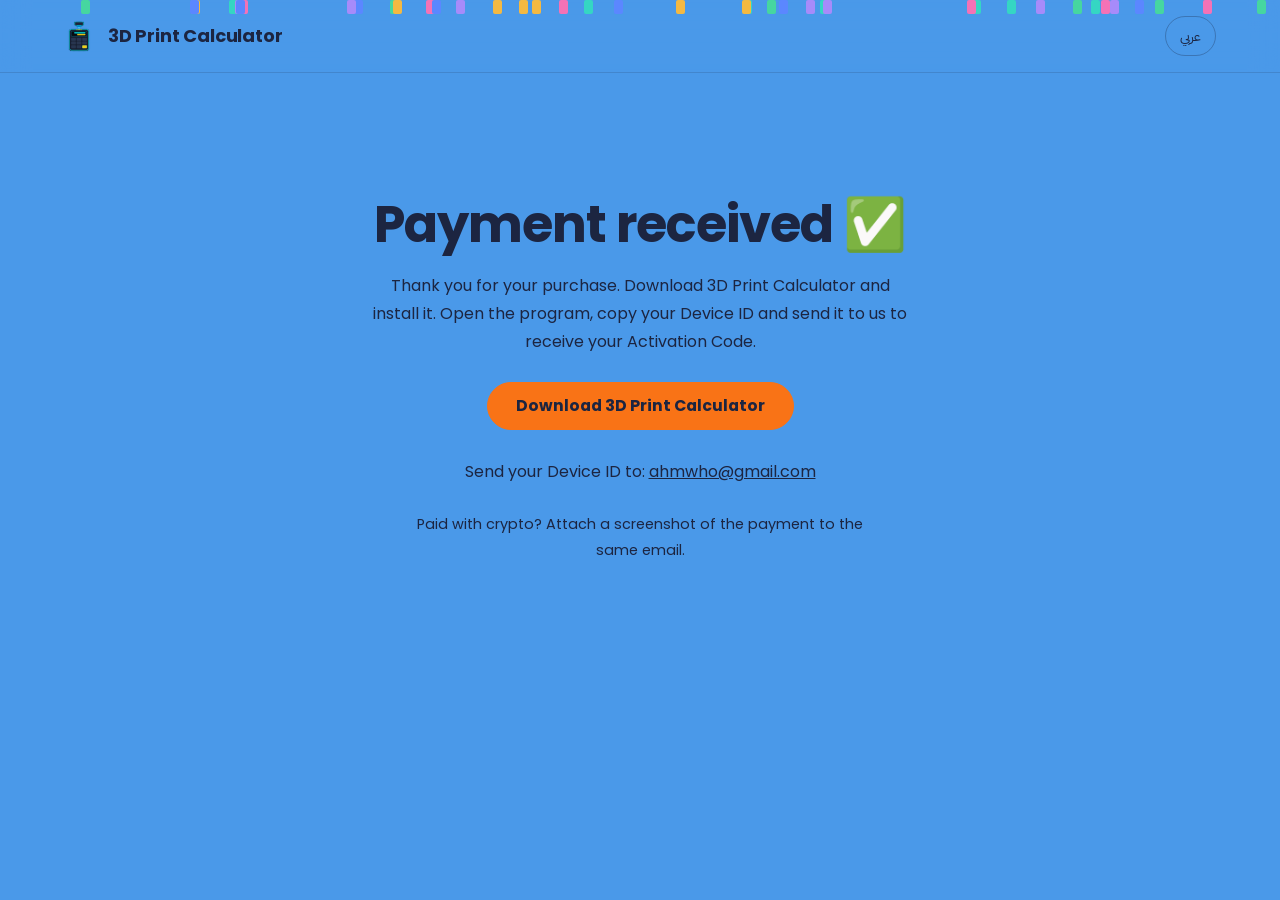
<file: thanks.html>
<!DOCTYPE html>
<html lang="en" dir="ltr">
<head>
<meta charset="utf-8">
<meta name="viewport" content="width=device-width, initial-scale=1">
<meta name="robots" content="noindex">
<title>Thank you | 3D Print Calculator</title>
<meta name="theme-color" content="#0a1124">
<script>try{var t=localStorage.getItem("theme");if(t!=="light"&&t!=="dark")t=matchMedia("(prefers-color-scheme: light)").matches?"light":"dark";document.documentElement.setAttribute("data-theme",t)}catch(e){document.documentElement.setAttribute("data-theme","dark")}</script>
<link rel="icon" href="favicon.ico" sizes="any">
<link rel="icon" type="image/png" href="favicon.png">
<link rel="preload" href="fonts/poppins-bold.woff" as="font" type="font/woff" crossorigin>
<link rel="stylesheet" href="site.css">
</head>
<body>
<header class="top scrolled"><div class="wrap bar">
  <a class="logo" href="index.html"><img src="logo.png" width="38" height="38" alt="">3D Print Calculator</a>
  <nav><button class="lang" id="lang" type="button" aria-label="Language" style="background:none;color:inherit;cursor:pointer">عربي</button></nav>
</div></header>
<main class="wrap center">
  <h1 data-t="h">Payment received ✅</h1>
  <p data-t="p">Thank you for your purchase. Download 3D Print Calculator and install it. Open the program, copy your Device ID and send it to us to receive your Activation Code.</p>
  <a class="btn" href="https://github.com/Pr0fes0rx/3d-print-calculator/releases/latest" data-t="dl">Download 3D Print Calculator</a>
  <p style="margin-top:28px"><span data-t="c">Send your Device ID to:</span> <a href="mailto:ahmwho@gmail.com">ahmwho@gmail.com</a></p>
  <p style="font-size:.9rem" data-t="x">Paid with crypto? Attach a screenshot of the payment to the same email.</p>
</main>
<script>
var T={en:{},ar:{
h:"تم استلام الدفع ✅",
p:"شكرًا لشرائك. حمّل 3D Print Calculator وثبّته. افتح البرنامج، انسخ Device ID وأرسله لنا لتستلم رمز التفعيل.",
dl:"تحميل 3D Print Calculator",
c:"أرسل Device ID إلى:",
x:"دفعت بالكريبتو؟ أرفق لقطة شاشة الدفع في نفس الرسالة."
}};
var els=[].slice.call(document.querySelectorAll("[data-t]"));
els.forEach(function(e){T.en[e.dataset.t]=e.textContent});
function setLang(l){
  document.documentElement.lang=l;document.documentElement.dir=l==="ar"?"rtl":"ltr";
  els.forEach(function(e){e.textContent=T[l][e.dataset.t]});
  document.getElementById("lang").textContent=l==="ar"?"English":"عربي";
  try{localStorage.setItem("lang",l)}catch(x){}
}
var cur="en";
try{cur=localStorage.getItem("lang")||((navigator.language||"").indexOf("ar")===0?"ar":"en")}catch(x){}
if(cur==="ar")setLang("ar");
document.getElementById("lang").onclick=function(){cur=cur==="ar"?"en":"ar";setLang(cur)};
(function(){
  if(window.matchMedia&&matchMedia("(prefers-reduced-motion: reduce)").matches)return;
  var box=document.createElement("div");box.className="confetti";box.setAttribute("aria-hidden","true");
  var cols=["#5b87ff","#35d6c3","#a78bfa","#f4b942","#46d6a0","#f472b6"];
  for(var i=0;i<40;i++){
    var c=document.createElement("i");
    c.style.left=Math.random()*100+"%";
    c.style.background=cols[i%cols.length];
    c.style.animationDuration=(2.6+Math.random()*2.4)+"s";
    c.style.animationDelay=(Math.random()*1.2)+"s";
    box.appendChild(c);
  }
  document.body.appendChild(box);
  setTimeout(function(){box.remove()},7000);
})();
</script>
</body>
</html>
</file>
<file: site.css>
/* ---------- fonts (self-hosted) ----------
   Latin: Poppins (full-height glyph boxes, so tails of g, y, p, j, q are never cut on Windows).
   Arabic: IBM Plex Sans Arabic. */
@font-face{font-family:"Poppins";font-weight:400;font-style:normal;font-display:swap;src:url(fonts/poppins-regular.woff) format("woff")}
@font-face{font-family:"Poppins";font-weight:500;font-style:normal;font-display:swap;src:url(fonts/poppins-medium.woff) format("woff")}
@font-face{font-family:"Poppins";font-weight:600 700;font-style:normal;font-display:swap;src:url(fonts/poppins-bold.woff) format("woff")}
@font-face{font-family:"IBM Plex Sans Arabic";font-weight:400 500;font-style:normal;font-display:swap;src:url(fonts/ibm-plex-sans-arabic-arabic-400-normal.woff2) format("woff2");unicode-range:U+0600-06FF,U+0750-077F,U+0870-088E,U+0890-0891,U+0897-08E1,U+08E3-08FF,U+200C-200E,U+2010-2011,U+204F,U+2E41,U+FB50-FDFF,U+FE70-FE74,U+FE76-FEFC}
@font-face{font-family:"IBM Plex Sans Arabic";font-weight:600 700;font-style:normal;font-display:swap;src:url(fonts/ibm-plex-sans-arabic-arabic-600-normal.woff2) format("woff2");unicode-range:U+0600-06FF,U+0750-077F,U+0870-088E,U+0890-0891,U+0897-08E1,U+08E3-08FF,U+200C-200E,U+2010-2011,U+204F,U+2E41,U+FB50-FDFF,U+FE70-FE74,U+FE76-FEFC}

/* ---------- tokens ---------- */
:root{
  --bg:#0a1124;--bg2:#0e1832;--card:#111c3b;--card2:#16244a;--field:#0c1530;
  --line:rgba(150,172,235,.16);--line2:rgba(150,172,235,.28);
  --text:#e6ebfa;--soft:#c2cce8;--mute:#98a7cf;
  --blue:#5b87ff;--blue-d:#3d63e0;--teal:#35d6c3;--amber:#f4b942;--red:#ff7b8b;--green:#46d6a0;
  --violet:#a78bfa;--orange:#fb923c;--pink:#f472b6;
  --fil:#a78bfa;
  --r-s:10px;--r-m:16px;--r-l:24px;
  --sans:"Poppins","IBM Plex Sans Arabic","Segoe UI",system-ui,-apple-system,sans-serif;
  --pad:clamp(56px,8vw,104px);
  --ov:255,255,255;--bgc:10,17,36;--bluec:91,135,255;--strong:#fff;--on-blue:#fff;--blue-h:#6e97ff;--hl:#7ea2ff;color-scheme:dark;
}
*{box-sizing:border-box}
html{scroll-behavior:smooth;scroll-padding-top:84px;-webkit-text-size-adjust:100%}
body{margin:0;background:var(--bg);color:var(--text);font:400 1rem/1.75 var(--sans);overflow-x:hidden;-webkit-font-smoothing:antialiased}
html[lang=ar] body{line-height:1.9}
h1,h2,h3,h4{font-family:var(--sans);margin:0;font-weight:700;letter-spacing:-.02em;line-height:1.25}
html[lang=ar] h1,html[lang=ar] h2,html[lang=ar] h3,html[lang=ar] h4{font-weight:600;letter-spacing:0;line-height:1.5}
p{margin:0}
a{color:inherit}
img,svg{max-width:100%}
button,input,select,textarea{font:inherit;color:inherit}
:focus-visible{outline:2px solid var(--teal);outline-offset:3px;border-radius:6px}
.wrap{width:min(1160px,100% - 44px);margin-inline:auto}
.skip{position:absolute;inset-inline-start:12px;top:-60px;background:var(--blue);color:var(--on-blue);padding:8px 14px;border-radius:8px;z-index:100;text-decoration:none}
.skip:focus{top:10px}
.vh{position:absolute;width:1px;height:1px;overflow:hidden;clip:rect(0 0 0 0);white-space:nowrap}

/* ---------- header ---------- */
.top{position:sticky;top:0;z-index:50;transition:background .3s,box-shadow .3s}
.top.scrolled{background:rgba(var(--bgc),.8);-webkit-backdrop-filter:blur(14px);backdrop-filter:blur(14px);box-shadow:0 1px 0 var(--line)}
.bar{display:flex;align-items:center;justify-content:space-between;gap:14px;height:72px}
.logo{display:flex;align-items:center;gap:10px;text-decoration:none;font:700 1.12rem/1.2 var(--sans);letter-spacing:-.01em}
.logo img{width:38px;height:38px;object-fit:contain}
nav{display:flex;align-items:center;gap:6px}
.nl{padding:8px 12px;border-radius:999px;text-decoration:none;color:var(--soft);font-size:.92rem;transition:color .2s,background .2s}
.nl:hover{color:var(--strong);background:rgba(var(--ov),.06)}
.lang{padding:7px 14px;border:1px solid var(--line2);border-radius:999px;text-decoration:none;font-size:.88rem;font-weight:500;margin-inline:6px 4px;transition:background .2s}
.lang:hover{background:rgba(var(--ov),.07)}

/* ---------- buttons ---------- */
.btn{display:inline-flex;align-items:center;justify-content:center;gap:8px;background:var(--blue);color:var(--on-blue);font-weight:600;font-size:.98rem;line-height:1.3;text-decoration:none;padding:13px 28px;border-radius:999px;border:1px solid var(--blue);cursor:pointer;transition:transform .18s,background .2s,box-shadow .2s}
.btn:hover{background:var(--blue-h);transform:translateY(-1px);box-shadow:0 10px 28px rgba(var(--bluec),.35)}
.btn{position:relative;overflow:hidden}
.btn::after{content:"";position:absolute;top:0;left:-80%;width:50%;height:100%;background:linear-gradient(100deg,transparent,rgba(255,255,255,.35),transparent);transform:skewX(-20deg);transition:left .55s ease;pointer-events:none}
.btn:hover::after{left:140%}
.cta .btn:not(.ghost){animation:glow 2.6s ease-in-out infinite}
@keyframes glow{0%,100%{box-shadow:0 0 10px 1px rgba(var(--bluec),.45)}50%{box-shadow:0 0 26px 7px rgba(var(--bluec),.7)}}
.btn:active{transform:none}
.btn.ghost{background:transparent;color:var(--text);border-color:var(--line2)}
.btn.ghost:hover{background:rgba(var(--ov),.06);box-shadow:none}
.btn.sm{padding:9px 20px;font-size:.9rem}
.btn[disabled]{opacity:.6;cursor:wait}
.btn svg{width:18px;height:18px;flex:none}

/* ---------- hero ---------- */
.hero{position:relative;padding:clamp(24px,4vw,56px) 0 var(--pad);isolation:isolate}
/* layer-line texture: the horizontal striations of an FDM print */
.hero::before{content:"";position:absolute;inset:0 0 auto 0;height:640px;z-index:-1;pointer-events:none;
  background:repeating-linear-gradient(180deg,rgba(var(--ov),.05) 0 1px,transparent 1px 7px);
  -webkit-mask:radial-gradient(70% 90% at 78% 30%,#000,transparent 75%);mask:radial-gradient(70% 90% at 78% 30%,#000,transparent 75%)}
.hero::after{content:"";position:absolute;inset:-120px 0 auto 0;height:620px;z-index:-2;pointer-events:none;
  background:radial-gradient(520px 360px at 82% 30%,rgba(var(--bluec),.16),transparent 70%),radial-gradient(420px 300px at 8% 10%,rgba(53,214,195,.07),transparent 70%)}
.hero-grid{display:grid;grid-template-columns:minmax(0,1fr) minmax(0,1.04fr);gap:clamp(28px,4vw,64px);align-items:center}
.hero h1{font-size:clamp(2.35rem,5.2vw,4.1rem);line-height:1.18;padding-bottom:.08em}
html[lang=ar] .hero h1{font-size:clamp(2.2rem,5vw,3.7rem);line-height:1.45}
.hero h1 span{display:block;text-wrap:balance}
.hero h1 .a{color:var(--hl)}
.hero-sub{color:var(--soft);max-width:46ch;margin:24px 0 32px;font-size:1.04rem}
.cta{display:flex;flex-wrap:wrap;gap:12px}
.cta .btn{padding-inline:24px}
.meta{margin-top:20px;color:var(--mute);font-size:.86rem;line-height:1.6}
.hero-points{list-style:none;margin:30px 0 0;padding:0;display:grid;gap:10px;color:var(--soft);font-size:.95rem}
.hero-points li{display:flex;gap:10px;align-items:baseline}
.hero-points li::before{content:"";flex:none;width:7px;height:7px;border-radius:2px;background:var(--teal);transform:translateY(-1px)}

/* orchestrated page-load: headline lines, then the card */
@keyframes rise{from{opacity:0;transform:translateY(18px)}to{opacity:1;transform:none}}

.js .hero h1 span+span{animation-delay:.12s}




/* ---------- live calculator ---------- */
.lab{background:linear-gradient(165deg,var(--card2),var(--card) 55%);border:1px solid var(--line2);border-radius:var(--r-l);padding:clamp(16px,2.2vw,24px);box-shadow:0 40px 80px -30px rgba(0,0,0,.65)}
.lab-head{display:flex;align-items:center;justify-content:space-between;gap:12px;margin-bottom:14px}
.lab-head h2{font-size:1.02rem;letter-spacing:0}
.lab-head button{background:none;border:1px solid var(--line2);color:var(--mute);border-radius:999px;padding:4px 12px;font-size:.78rem;cursor:pointer;transition:color .2s,border-color .2s}
.lab-head button:hover{color:var(--text);border-color:var(--mute)}
.lab-top{display:grid;grid-template-columns:168px minmax(0,1fr);gap:18px;align-items:center}
.scene{position:relative;background:var(--field);border:1px solid var(--line);border-radius:var(--r-m);padding:8px 8px 10px}
.scene svg{display:block;width:100%;height:auto}
.meter{display:flex;justify-content:space-between;align-items:baseline;gap:8px;padding:2px 6px 0;font-size:.74rem;color:var(--mute)}
.meter b{font-size:.86rem;color:var(--text);font-variant-numeric:tabular-nums}
.meter-bar{height:3px;border-radius:3px;background:rgba(var(--ov),.08);margin:6px 6px 0;overflow:hidden}
.meter-bar i{display:block;height:100%;width:0;background:var(--fil);transition:background .3s}
.bd{display:grid;gap:11px}
.bd-row{display:grid;grid-template-columns:86px minmax(0,1fr) 40px;align-items:center;gap:10px;font-size:.8rem;color:var(--soft)}
html[lang=ar] .bd-row{grid-template-columns:70px minmax(0,1fr) 40px}
.bd-bar{height:8px;border-radius:8px;background:rgba(var(--ov),.07);overflow:hidden}
.bd-bar i{display:block;height:100%;width:0;border-radius:8px;background:var(--c);transition:width .55s cubic-bezier(.2,.7,.2,1)}
.bd-row b{font-weight:500;text-align:end;font-variant-numeric:tabular-nums;color:var(--mute);font-size:.76rem}
.tiles{display:grid;grid-template-columns:repeat(3,1fr);gap:10px;margin:16px 0}
.tile{background:var(--field);border:1px solid var(--line);border-top:2px solid var(--c);border-radius:var(--r-m);padding:12px 12px 11px;min-width:0}
.tile span{display:block;font-size:.72rem;line-height:1.35;color:var(--mute);min-height:2.7em}
.tile b{display:block;font-size:clamp(1.15rem,2.1vw,1.5rem);font-weight:700;color:var(--c);font-variant-numeric:tabular-nums;letter-spacing:-.01em;margin-top:4px;white-space:nowrap}
.tile.t-cost{--c:var(--red)}.tile.t-profit{--c:var(--green)}.tile.t-price{--c:var(--amber)}
.ctl{display:grid;gap:14px}
.ctl-label{display:flex;justify-content:space-between;align-items:baseline;font-size:.82rem;color:var(--mute);margin-bottom:6px}
#ow,#om{direction:ltr;unicode-bidi:isolate}
.ctl-label output{color:var(--text);font-weight:500;font-variant-numeric:tabular-nums}
.mats{display:flex;flex-wrap:wrap;gap:8px}
.mat{display:inline-flex;align-items:center;gap:8px;padding:7px 14px;border-radius:999px;background:transparent;border:1px solid var(--line2);color:var(--soft);cursor:pointer;font-size:.86rem;font-weight:500;transition:background .2s,border-color .2s,color .2s}
.mat i{width:10px;height:10px;border-radius:50%;background:var(--c)}
.mat:hover{border-color:var(--mute)}
.mat[aria-checked=true]{background:rgba(var(--ov),.09);border-color:var(--c);color:var(--strong)}
input[type=range]{-webkit-appearance:none;appearance:none;width:100%;height:22px;background:transparent;cursor:pointer;margin:0}
input[type=range]::-webkit-slider-runnable-track{height:5px;border-radius:5px;background:linear-gradient(90deg,var(--blue) var(--p,50%),rgba(var(--ov),.1) var(--p,50%))}
html[dir=rtl] input[type=range]::-webkit-slider-runnable-track{background:linear-gradient(270deg,var(--blue) var(--p,50%),rgba(var(--ov),.1) var(--p,50%))}
input[type=range]::-moz-range-track{height:5px;border-radius:5px;background:rgba(var(--ov),.1)}
input[type=range]::-moz-range-progress{height:5px;border-radius:5px;background:var(--blue)}
input[type=range]::-webkit-slider-thumb{-webkit-appearance:none;width:18px;height:18px;border-radius:50%;background:#fff;border:3px solid var(--blue);margin-top:-6.5px;box-shadow:0 2px 8px rgba(0,0,0,.4);transition:transform .15s}
input[type=range]::-moz-range-thumb{width:13px;height:13px;border-radius:50%;background:#fff;border:3px solid var(--blue)}
input[type=range]:hover::-webkit-slider-thumb{transform:scale(1.12)}
.ctl-2{display:grid;grid-template-columns:1fr 1fr;gap:14px}
.adv{border-top:1px solid var(--line);padding-top:10px}
.adv summary{cursor:pointer;color:var(--mute);font-size:.84rem;list-style:none;display:flex;align-items:center;gap:8px}
.adv summary::-webkit-details-marker{display:none}
.adv summary::before{content:"";width:7px;height:7px;border-inline-end:2px solid currentColor;border-bottom:2px solid currentColor;transform:rotate(-45deg);transition:transform .2s}
html[dir=rtl] .adv summary::before{transform:rotate(45deg)}
.adv[open] summary::before{transform:rotate(45deg) translate(-2px,-2px)}
.adv-grid{display:grid;grid-template-columns:1fr 1fr;gap:10px 14px;margin-top:12px}
.fld{display:grid;gap:4px;font-size:.76rem;color:var(--mute)}
.fld input,.fld select{width:100%;background:var(--field);border:1px solid var(--line2);border-radius:10px;padding:8px 10px;font-size:.88rem;color:var(--text);transition:border-color .2s,box-shadow .2s;-moz-appearance:textfield;appearance:none;-webkit-appearance:none}
.fld select{background-image:linear-gradient(45deg,transparent 50%,var(--mute) 50%),linear-gradient(135deg,var(--mute) 50%,transparent 50%);background-position:calc(100% - 16px) 55%,calc(100% - 11px) 55%;background-size:5px 5px;background-repeat:no-repeat;padding-inline-end:28px}
html[dir=rtl] .fld select{background-position:16px 55%,11px 55%}
.fld input::-webkit-outer-spin-button,.fld input::-webkit-inner-spin-button{-webkit-appearance:none;margin:0}
.fld input:focus,.fld select:focus{outline:0;border-color:var(--teal);box-shadow:0 0 0 3px rgba(124,203,76,.18)}
.lab-note{font-size:.74rem;color:var(--mute);margin-top:14px;line-height:1.55}

/* ---------- sections ---------- */
.sec{padding:var(--pad) 0}
.sec.alt{background:linear-gradient(180deg,transparent,rgba(16,26,56,.55) 14%,rgba(16,26,56,.55) 86%,transparent)}
.sec-head{max-width:62ch;margin-bottom:clamp(28px,4vw,48px)}
.sec-head h2{font-size:clamp(1.7rem,3.6vw,2.55rem);padding-bottom:.06em}
.sec-head p{color:var(--soft);margin-top:14px;font-size:1.02rem}

/* ---------- app explorer ---------- */
/* order of the block: the real screenshot at full width, then 4 tabs in one row, then the icon strip */
.xp{display:flex;flex-direction:column;gap:clamp(14px,2vw,22px)}
.xp-frame{border:1px solid var(--line2);border-radius:var(--r-l);overflow:hidden;background:#05080f;box-shadow:0 40px 80px -34px rgba(0,0,0,.7)}
.xp-bar{display:flex;align-items:center;gap:7px;height:34px;padding:0 14px;background:#0d1530;border-bottom:1px solid rgba(150,172,235,.16);direction:ltr}
.xp-bar i{width:10px;height:10px;border-radius:50%;background:#ff6b6b}
.xp-bar i:nth-child(2){background:#f4b942}
.xp-bar i:nth-child(3){background:#46d6a0}
.xp-bar span{margin-inline-start:10px;font:500 .74rem/1 var(--sans);color:#98a7cf;letter-spacing:.02em}
.xp-view{position:relative;overflow:hidden;aspect-ratio:1920/1208}
html[lang=ar] .xp-view{aspect-ratio:1920/1222}
.xp-stage{position:absolute;inset:0;transform-origin:0 0;transition:transform .8s cubic-bezier(.3,.7,.2,1)}
.xp-stage img{display:block;width:100%;height:100%;object-fit:fill}
.xp-hl{position:absolute;border:2px solid var(--teal);border-radius:10px;box-shadow:0 0 0 9999px rgba(5,8,15,.55);opacity:0;transition:opacity .4s .35s,left .6s,top .6s,width .6s,height .6s;pointer-events:none}
:root[data-theme=light] .xp-hl{border-color:#5be0c8}
.xp-open{position:absolute;inset-inline-end:12px;bottom:12px;background:rgba(10,17,36,.78);-webkit-backdrop-filter:blur(8px);backdrop-filter:blur(8px);border:1px solid rgba(150,172,235,.3);border-radius:999px;padding:5px 14px;font-size:.78rem;text-decoration:none;color:#e6ebfa}
.xp-open:hover{color:#fff;border-color:rgba(150,172,235,.6)}
.xp-tabs{display:grid;grid-template-columns:repeat(7,minmax(0,1fr));gap:clamp(8px,1vw,12px)}
.xp-tab{position:relative;overflow:hidden;display:grid;grid-template-columns:40px minmax(0,1fr);column-gap:12px;align-content:start;text-align:start;background:var(--card);border:1px solid var(--line);border-radius:var(--r-m);padding:16px;cursor:pointer;transition:background .2s,border-color .2s,transform .2s,box-shadow .2s}
.xp-tab svg{grid-row:1/3;width:40px;height:40px;padding:9px;border-radius:12px;color:var(--c);background:color-mix(in srgb,var(--c) 14%,transparent);border:1px solid color-mix(in srgb,var(--c) 32%,transparent)}
.xp-tab b{display:block;align-self:center;font-size:.98rem;font-weight:600;line-height:1.35;color:var(--text)}
.xp-tab span{display:block;font-size:.84rem;color:var(--mute);margin-top:6px;line-height:1.6}
@media (min-width:981px){.xp-tab{grid-template-columns:1fr;row-gap:8px;padding:12px 10px}.xp-tab svg{grid-row:auto;width:34px;height:34px;padding:8px}.xp-tab b{font-size:.86rem}.xp-tab span{font-size:.74rem;line-height:1.5;margin-top:0}}
.xp-tab:hover{border-color:var(--line2);transform:translateY(-2px)}
.xp-tab[aria-selected=true]{background:var(--card2);border-color:var(--c);box-shadow:0 14px 30px -18px var(--c)}
.xp-tab::after{content:"";position:absolute;inset-inline:0;bottom:0;height:3px;background:var(--c);transform:scaleX(0);transform-origin:left}
html[dir=rtl] .xp-tab::after{transform-origin:right}
.xp-tab[aria-selected=true]::after{transform:scaleX(1)}
.xp.auto .xp-tab[aria-selected=true]::after{animation:xpfill 4.2s linear both}
@keyframes xpfill{from{transform:scaleX(0)}to{transform:scaleX(1)}}

/* ---------- features ---------- */
.ft{display:grid;grid-template-columns:minmax(0,.9fr) minmax(0,1.1fr);gap:clamp(24px,4vw,56px);align-items:stretch}
.ft-list{display:grid;align-content:start}
.ft-tab{display:block;width:100%;text-align:start;background:none;border:0;border-bottom:1px solid var(--line);padding:18px 4px;cursor:pointer;position:relative}
.ft-tab b{display:block;font-size:1.06rem;font-weight:600;color:var(--soft);transition:color .2s}
.ft-tab span{display:block;font-size:.92rem;color:var(--mute);margin-top:3px;max-height:0;opacity:0;overflow:hidden;transition:max-height .4s,opacity .3s}
.ft-tab::after{content:"";position:absolute;inset-inline-start:0;bottom:-1px;height:2px;width:0;background:var(--blue);transition:width .4s}
.ft-tab:hover b{color:var(--strong)}
.ft-tab[aria-selected=true] b{color:var(--strong)}
.ft-tab[aria-selected=true] span{max-height:7em;opacity:1}
.ft-tab[aria-selected=true]::after{width:100%}
.ft-view{background:linear-gradient(165deg,var(--card2),var(--card));border:1px solid var(--line2);border-radius:var(--r-l);padding:clamp(18px,2.6vw,30px);min-height:360px;display:flex;align-items:center}
.fp{width:100%}
.fp[hidden]{display:none}

.stack{display:flex;height:16px;border-radius:10px;overflow:hidden;background:rgba(var(--ov),.07);margin-bottom:20px}
.stack i{display:block;height:100%;background:var(--c);width:0;transition:width .8s cubic-bezier(.2,.7,.2,1)}
.fp.on .stack i{width:var(--w)}
.legend{list-style:none;padding:0;margin:0 0 18px;display:grid;gap:2px}
.legend li{display:flex;align-items:center;gap:10px;padding:9px 0;border-bottom:1px solid var(--line);font-size:.94rem;color:var(--soft)}
.legend li i{width:10px;height:10px;border-radius:3px;background:var(--c)}
.legend li b{margin-inline-start:auto;font-weight:500;font-variant-numeric:tabular-nums;color:var(--text)}
.legend-sum{display:flex;justify-content:space-between;align-items:baseline;font-size:.92rem;color:var(--mute)}
.legend-sum b{font-size:1.6rem;color:var(--amber)}
.pills{display:flex;gap:6px;margin-bottom:16px;flex-wrap:wrap}
.pills button{background:transparent;border:1px solid var(--line2);color:var(--soft);padding:5px 14px;border-radius:999px;cursor:pointer;font-size:.84rem;font-weight:500;transition:background .2s,color .2s}
.pills button[aria-pressed=true]{background:var(--blue);border-color:var(--blue);color:var(--on-blue)}
.paper{background:#f5f7fd;color:#1b2440;border-radius:14px;padding:22px 22px 18px;font-size:.88rem;line-height:1.55;box-shadow:0 20px 40px -18px rgba(0,0,0,.6)}
.paper header,.paper .ph{display:flex;justify-content:space-between;align-items:baseline;border-bottom:2px solid #1b2440;padding-bottom:10px;margin-bottom:10px}
.paper .ph b{font-size:1.3rem;letter-spacing:-.01em}
.paper .ph span{font-weight:600;color:#3d63e0}
.paper table{width:100%;border-collapse:collapse}
.paper th{font-weight:600;font-size:.74rem;color:#667094;text-align:start;padding:4px 0}
.paper td{padding:5px 0;border-bottom:1px solid #e1e6f5}
.paper td:last-child,.paper th:last-child{text-align:end}
.paper td:nth-child(2),.paper th:nth-child(2){text-align:center}
.paper .sum{display:flex;justify-content:space-between;padding-top:6px;color:#4b5679}
.paper .sum.t{color:#1b2440;font-weight:700;font-size:1.02rem;border-top:2px solid #1b2440;margin-top:6px;padding-top:8px}
.rows{display:grid;gap:10px}
.row{display:flex;justify-content:space-between;align-items:center;gap:12px;background:var(--field);border:1px solid var(--line);border-radius:12px;padding:12px 16px;font-size:.92rem}
.row span{color:var(--mute)}
.row b{font-weight:500}
.chk{display:flex;flex-wrap:wrap;gap:8px}
.chk span{display:inline-flex;align-items:center;gap:8px;background:var(--field);border:1px solid var(--line);border-radius:999px;padding:8px 14px;font-size:.88rem;color:var(--soft);opacity:.35;transform:translateY(6px);transition:opacity .4s var(--d,0s),transform .4s var(--d,0s),border-color .4s var(--d,0s)}
.chk span::before{content:"✓";color:var(--teal);font-weight:700}
.fp.on .chk span{opacity:1;transform:none;border-color:var(--line2)}
.sw{display:flex;align-items:center;justify-content:space-between;padding:13px 0;border-bottom:1px solid var(--line);font-size:.95rem;color:var(--soft)}
.sw:last-child{border-bottom:0}
.sw i{position:relative;width:40px;height:22px;border-radius:22px;background:rgba(var(--ov),.12);transition:background .3s var(--d,0s)}
.sw i::after{content:"";position:absolute;top:3px;inset-inline-start:3px;width:16px;height:16px;border-radius:50%;background:#fff;transition:transform .3s var(--d,0s)}
.fp.on .sw i{background:var(--teal)}
.fp.on .sw i::after{transform:translateX(18px)}
html[dir=rtl] .fp.on .sw i::after{transform:translateX(-18px)}
.fit{margin-top:6px}
.fit-box{border:1px dashed var(--line2);border-radius:14px;padding:12px;margin:14px auto 0;width:var(--fw,100%);max-width:100%;transition:width .15s}
.fit-grid{display:grid;grid-template-columns:repeat(var(--cols,2),1fr);gap:8px}
.fit-grid i{display:block;height:54px;border-radius:10px;background:linear-gradient(135deg,rgba(var(--bluec),.35),rgba(124,203,76,.2));border:1px solid var(--line2)}
.fit-cap{font-size:.8rem;color:var(--mute);text-align:center;margin-top:10px}

/* ---------- pricing ---------- */
.two{display:grid;grid-template-columns:1fr 1fr;gap:22px}
.panel{background:var(--card);border:1px solid var(--line);border-radius:var(--r-l);padding:clamp(22px,3vw,32px);display:flex;flex-direction:column}
.panel.buy{border-color:rgba(var(--bluec),.55);background:linear-gradient(165deg,rgba(var(--bluec),.16),var(--card) 60%)}
.panel h3{font-size:1.35rem;margin-bottom:8px}
.panel>p,.pay-view>p{color:var(--soft);margin-bottom:18px}
.price{font:700 2.8rem/1.15 var(--sans);letter-spacing:-.03em;margin-bottom:10px}
.ticks{list-style:none;margin:0 0 24px;padding:0;flex:1;display:flex;flex-direction:column}
.ticks li{flex:1 1 auto;min-height:48px;display:flex;align-items:center;gap:12px;padding:10px 0;border-bottom:1px solid var(--line);color:var(--soft);font-size:.95rem}
.ticks li:last-child{border-bottom:0}
.ticks li::before{content:"✓";flex:none;width:24px;height:24px;border-radius:50%;background:rgba(124,203,76,.16);color:var(--teal);font-size:.78rem;font-weight:700;display:grid;place-items:center}
.panel .btn{width:100%}
.pay-tabs{display:flex;gap:4px;background:var(--field);border:1px solid var(--line);border-radius:999px;padding:4px;margin-bottom:20px}
.pay-tabs button{flex:1;border:0;background:none;color:var(--mute);font-weight:500;font-size:.9rem;padding:9px 10px;border-radius:999px;cursor:pointer;transition:background .2s,color .2s}
.pay-tabs button[aria-selected=true]{background:var(--blue);color:var(--on-blue)}
.pay-view{display:flex;flex-direction:column;flex:1}
.pay-view[hidden]{display:none}

.crypto-box{display:flex;gap:18px;flex-wrap:wrap;margin-bottom:4px}
.crypto-info{flex:1;min-width:170px}
.crypto-info .k{font-size:.76rem;color:var(--mute)}
.crypto-info .v{font-weight:600;font-size:.92rem}
.crypto-info .v.net{display:inline-block;background:rgba(244,185,66,.12);border:1px solid rgba(244,185,66,.45);color:var(--amber);border-radius:10px;padding:2px 10px}
.qr-wrap{display:flex;flex-direction:column;align-items:center;margin:14px 0 2px}
.qr{width:164px;height:164px;background:#fff;border-radius:16px;padding:8px}
.qr svg{display:block;width:100%;height:100%;border-radius:8px}
.qr-cap{margin-top:8px;font-size:.8rem;color:var(--mute);text-align:center}
.addr-k{font-size:.76rem;color:var(--mute);margin:14px 0 6px}
.addr{direction:ltr;text-align:start;display:block;font:500 .78rem/1.45 ui-monospace,Consolas,monospace;word-break:break-all;background:var(--field);border:1px solid var(--line2);border-radius:12px;padding:9px 12px;color:var(--text);user-select:all;margin-bottom:10px}
.pay-view .btn+.btn{margin-top:10px}
.warn{margin-top:14px;font-size:.78rem;line-height:1.6;color:var(--amber)}
@media (hover:none) and (pointer:coarse){.qr-wrap{display:none}}

/* ---------- steps ---------- */
.steps{list-style:none;margin:0;padding:0;display:grid;grid-template-columns:repeat(5,1fr);gap:18px;position:relative;counter-reset:s}
.steps::before,.steps::after{content:"";position:absolute;top:19px;inset-inline-start:19px;inset-inline-end:calc((100% - 72px)/5 - 19px);height:2px;border-radius:2px;background:var(--line)}
.steps::after{background:var(--blue);transform:scaleX(var(--prog,0));transform-origin:left;transition:transform 1.4s cubic-bezier(.3,.7,.2,1)}
html[dir=rtl] .steps::after{transform-origin:right}
.steps li{counter-increment:s;position:relative;padding-top:56px;color:var(--soft);font-size:.92rem;line-height:1.6}
.steps li::before{content:counter(s);position:absolute;top:0;inset-inline-start:0;width:38px;height:38px;border-radius:50%;background:var(--bg);border:2px solid var(--line2);display:grid;place-items:center;font-weight:600;color:var(--mute);z-index:1;transition:border-color .4s var(--d,0s),color .4s var(--d,0s),background .4s var(--d,0s)}
.steps.go li::before{border-color:var(--blue);color:var(--on-blue);background:var(--blue-d)}

/* ---------- faq ---------- */
.faq{max-width:820px}
details.q{border-bottom:1px solid var(--line)}
details.q summary{list-style:none;cursor:pointer;display:flex;justify-content:space-between;align-items:center;gap:16px;padding:20px 2px;font-weight:600;font-size:1.02rem}
details.q summary::-webkit-details-marker{display:none}
details.q summary::after{content:"";flex:none;width:10px;height:10px;border-inline-end:2px solid var(--mute);border-bottom:2px solid var(--mute);transform:rotate(45deg);transition:transform .3s}
details.q[open] summary::after{transform:rotate(-135deg)}
details.q p{color:var(--soft);padding:0 2px 22px;max-width:68ch}


/* ---------- footer ---------- */
footer{border-top:1px solid var(--line);padding:34px 0 calc(34px + 70px);color:var(--mute);font-size:.88rem}
footer .wrap{display:flex;flex-wrap:wrap;gap:10px 22px;justify-content:space-between;align-items:center}
footer nav{gap:18px;flex-wrap:wrap}
footer a{text-decoration:underline;text-underline-offset:3px;text-decoration-color:var(--line2)}
footer a:hover{color:var(--strong)}

/* ---------- contact widget ---------- */
.chat-fab{position:fixed;z-index:70;inset-inline-end:20px;bottom:calc(20px + env(safe-area-inset-bottom,0px));display:flex;align-items:center;gap:8px;border:0;cursor:pointer;color:var(--on-blue);font-weight:600;font-size:.92rem;padding:12px 20px;border-radius:999px;background:var(--blue-d);box-shadow:0 12px 30px rgba(0,0,0,.45);transition:transform .2s,background .2s}
.chat-fab:hover{background:var(--blue);transform:translateY(-2px)}
.chat-fab svg{width:20px;height:20px}
.chat-box{position:fixed;z-index:71;inset-inline-end:20px;bottom:calc(78px + env(safe-area-inset-bottom,0px));width:min(350px,calc(100vw - 32px));background:var(--card2);border:1px solid var(--line2);border-radius:22px;box-shadow:0 30px 60px rgba(0,0,0,.6)}

.chat-box[hidden]{display:none}
.chat-head{display:flex;justify-content:space-between;align-items:center;padding:14px 18px;border-bottom:1px solid var(--line)}
.chat-head button{background:none;border:0;font-size:1.5rem;line-height:1;cursor:pointer;opacity:.8}
.chat-box form{padding:16px 18px 18px;display:flex;flex-direction:column;gap:10px}
.chat-hint{color:var(--mute);font-size:.8rem;line-height:1.6}
.chat-box input,.chat-box textarea{width:100%;background:var(--field);border:1px solid var(--line2);border-radius:12px;padding:9px 12px;font-size:.9rem}
.chat-box textarea{min-height:96px;resize:vertical}
.chat-box input:focus,.chat-box textarea:focus{outline:0;border-color:var(--teal);box-shadow:0 0 0 3px rgba(124,203,76,.18)}
.chat-box .btn{width:100%;padding:11px 20px}
.chat-msg{font-size:.82rem;min-height:1.2em;color:var(--teal)}
.chat-msg.err{color:var(--red)}
.hp{position:absolute!important;left:-9999px;width:1px;height:1px;opacity:0}

/* ---------- thanks page ---------- */
.center{text-align:center;padding:clamp(56px,10vw,120px) 0}
.center h1{font-size:clamp(2rem,5vw,3.2rem);margin-bottom:16px}
.center p{color:var(--soft);max-width:54ch;margin:0 auto 26px}
.center .btn{width:auto}
.confetti{position:fixed;inset:0;pointer-events:none;overflow:hidden;z-index:60}
.confetti i{position:absolute;top:0;width:9px;height:14px;border-radius:2px;}
@keyframes fall{0%{transform:translateY(-10vh) rotate(0);opacity:1}100%{transform:translateY(110vh) rotate(720deg);opacity:.9}}

/* ---------- responsive ---------- */
@media (max-width:980px){
  .ft{grid-template-columns:1fr}
  .steps{grid-template-columns:1fr;gap:0}
  .steps::before,.steps::after{display:none}
  .steps li:not(:last-child)::after{content:"";position:absolute;inset-inline-start:18px;top:38px;bottom:0;width:2px;background:var(--line);transition:background .6s}
  .steps.go li:not(:last-child)::after{background:var(--blue)}
  .steps li:last-child{padding-bottom:0}
  .steps li{padding:6px 0 26px 0;padding-inline-start:58px;min-height:44px}
}
@media (max-width:860px){
  .hero-grid,.two{grid-template-columns:1fr}
  .nl{display:none}
}
@media (max-width:520px){
  .wrap{width:min(1160px,100% - 32px)}
  .cta .btn{flex:1 1 100%}
  .lab-top{grid-template-columns:1fr}
  .scene{max-width:200px;margin-inline:auto;width:100%}
  .tiles{gap:8px}
  .tile{padding:10px 9px}
  .tile b{font-size:1.06rem}
  .ctl-2,.adv-grid{grid-template-columns:1fr}
  .logo{font-size:1rem}
  .logo img{width:32px;height:32px}
  .bar{gap:8px}
  .chat-fab{padding:0;width:54px;height:54px;justify-content:center}
  .chat-fab span{position:absolute;width:1px;height:1px;overflow:hidden;clip:rect(0 0 0 0)}
  .chat-fab svg{width:24px;height:24px}
}
@media (max-width:380px){.lang{padding:6px 10px;margin-inline:2px}.btn.sm{padding:8px 14px}}
@media (prefers-reduced-motion:reduce){
  html{scroll-behavior:auto}
  *,*::before,*::after{animation:none!important;transition:none!important}
}

/* ---------- light theme (site palette) ---------- */
:root[data-theme=light]{
  --bg:#4A99E9;--bg2:#5aa4ee;--card:#F4F8FD;--card2:#E6F0FB;--field:#fff;
  --line:rgba(28,37,65,.16);--line2:rgba(28,37,65,.3);
  --text:#1C2541;--soft:#1C2541;--mute:#1f2a4d;
  --blue:#F97316;--blue-d:#d85f0a;--blue-h:#fb8a3c;--on-blue:#1C2541;
  --teal:#2f7d12;--green:#2f7d12;--amber:#a14a05;--red:#c42a41;--violet:#6d4fd0;--pink:#F66BA6;
  --ov:28,37,65;--bgc:74,153,233;--bluec:249,115,22;--strong:#1C2541;--hl:#fff;color-scheme:light;
}
:root[data-theme=light] .hero::before{opacity:.5}
:root[data-theme=light] .hero::after{background:none}
:root[data-theme=light] .sec.alt{background:rgba(255,255,255,.16);border-block:1px solid rgba(255,255,255,.34)}
:root[data-theme=light] .xp-frame{box-shadow:0 24px 50px -26px rgba(28,37,65,.55)}
:root[data-theme=light] .xp-tab[aria-selected=true]{box-shadow:0 12px 26px -16px rgba(28,37,65,.55)}
:root[data-theme=light] .xp-tab svg{color:color-mix(in srgb,var(--c) 55%,#1C2541)}
:root[data-theme=light] .ctries button[aria-checked=true]{box-shadow:0 8px 18px -10px rgba(var(--bluec),.9)}
:root[data-theme=light] .card,:root[data-theme=light] .paper{box-shadow:0 10px 30px -14px rgba(28,37,65,.4)}
:root[data-theme=light] .chat-fab{box-shadow:0 10px 24px rgba(28,37,65,.3)}
/* theme toggle */
.theme{display:inline-flex;align-items:center;justify-content:center;width:38px;height:38px;border-radius:999px;border:1px solid var(--line2);background:transparent;color:var(--text);cursor:pointer;transition:background .2s}
.theme:hover{background:rgba(var(--ov),.1)}
.theme svg{width:18px;height:18px}
.theme .i-sun{display:none}
:root[data-theme=light] .theme .i-sun{display:block}
:root[data-theme=light] .theme .i-moon{display:none}

/* ---------- centered hero ---------- */
.hero-grid{grid-template-columns:minmax(0,1fr);justify-items:center;text-align:center;gap:36px}
.hero-sub{margin-inline:auto}
.cta{justify-content:center}
.lab{width:min(560px,100%);margin-inline:auto;text-align:start}
.lab-top{margin-bottom:18px}
.lab-top .tiles{grid-template-columns:1fr;gap:10px}
.lab-top:not(:has(.scene)){grid-template-columns:1fr}
.lab-top:not(:has(.scene)) .tiles{grid-template-columns:repeat(3,1fr)}
@media (max-width:520px){.lab-top .tiles{grid-template-columns:1fr}}
@media (prefers-reduced-motion:reduce){.cta .btn:not(.ghost){animation:none;box-shadow:0 0 16px 3px rgba(var(--bluec),.55)}}

/* ---------- stage: floating spools + icon chips around the calculator (remove with SHOW_FLOATERS=False) ---------- */
.stage{position:relative;width:min(560px,100%);margin-inline:auto;isolation:isolate}
.stage .lab{width:100%;position:relative;z-index:1}
.lab-top{grid-template-columns:196px minmax(0,1fr)}
.pspool{transform-box:fill-box;transform-origin:center;animation:spin 9s linear infinite}
@keyframes spin{to{transform:rotate(360deg)}}
.fl{position:absolute;z-index:0;pointer-events:none;animation:drift var(--t,7s) ease-in-out infinite;animation-delay:var(--d,0s)}
@keyframes drift{0%,100%{transform:translate3d(0,0,0) rotate(var(--r0,0deg)) perspective(700px) rotateY(var(--ry,0deg)) scaleX(var(--fx,1))}50%{transform:translate3d(var(--dx,0px),-16px,0) rotate(var(--r1,6deg)) perspective(700px) rotateY(var(--ry2,var(--ry,0deg))) scaleX(var(--fx,1))}}
.spool{width:var(--s,110px);height:auto;filter:drop-shadow(0 14px 22px rgba(0,0,0,.35))}
/* spools sit fully OUTSIDE the card edge so none of them is cut or hidden behind it */
.spool.s1{--s:96px;top:-18px;inset-inline-end:calc(-1*var(--s) - 26px);--t:8s;--r0:-22deg;--r1:-8deg;--ry:-30deg;--ry2:-14deg;--fx:-1}
.spool.s2{--s:112px;bottom:-10px;inset-inline-end:calc(-1*var(--s) - 26px);--t:9s;--d:-3s;--r0:16deg;--r1:4deg;--ry:26deg;--ry2:10deg}
.spool.s3{--s:68px;bottom:44px;inset-inline-start:calc(-1*var(--s) - 26px);--t:7s;--d:-2s;--r0:-14deg;--r1:6deg;--ry:-24deg;--ry2:-8deg;--fx:-1}
.spool.s4{--s:58px;top:22px;inset-inline-start:calc(-1*var(--s) - 30px);--t:6s;--d:-1s;--r0:26deg;--r1:12deg;--ry:34deg;--ry2:18deg}
/* special spools: s2 = glossy silk (shimmer), s3 = glowing (pulsing neon halo) */
.spool.s2,.spool.s3{animation-name:drift,var(--fx-anim);animation-duration:var(--t,7s),var(--fxd,3.2s);animation-timing-function:ease-in-out,ease-in-out;animation-iteration-count:infinite,infinite;animation-delay:var(--d,0s),var(--fxdl,0s)}
.spool.s2{--fx-anim:sshine;--fxd:3.6s}
.spool.s3{--fx-anim:sglow;--fxd:2.6s;--fxdl:-1s}
@keyframes sshine{0%,100%{filter:drop-shadow(0 14px 22px rgba(0,0,0,.35)) brightness(1) saturate(1)}50%{filter:drop-shadow(0 10px 24px rgba(255,205,90,.45)) brightness(1.28) saturate(1.2)}}
@keyframes sglow{0%,100%{filter:drop-shadow(0 0 8px rgba(53,214,195,.55)) drop-shadow(0 0 22px rgba(53,214,195,.35)) brightness(1)}50%{filter:drop-shadow(0 0 16px rgba(53,214,195,.95)) drop-shadow(0 0 42px rgba(53,214,195,.65)) brightness(1.22)}}
@media (prefers-reduced-motion:reduce){.spool.s2,.spool.s3{animation-name:drift}}
.chip{z-index:3;display:inline-flex;align-items:center;gap:7px;padding:8px 15px;border-radius:999px;font-weight:700;font-size:.82rem;line-height:1.2;color:#fff;background:var(--g);box-shadow:0 10px 22px -6px rgba(0,0,0,.5);white-space:nowrap}
.chip svg{width:16px;height:16px;flex:none}
.chip.c1{--g:linear-gradient(90deg,#ff6b81,#ff9a5a);top:-26px;inset-inline-start:-14px;--t:6.5s}
.chip.c2{--g:linear-gradient(90deg,#1fbf8a,#35d6a0);bottom:-22px;inset-inline-start:6%;--t:7.5s;--d:-2s}
.chip.c3{--g:linear-gradient(90deg,#f0a92a,#f4c64a);color:#3a2a00;top:46%;inset-inline-end:-62px;--t:5.8s;--d:-1s}
.chip.c4{--g:linear-gradient(90deg,#4a77f0,#6e97ff);bottom:36%;inset-inline-start:-66px;--t:6.8s;--d:-3s}
/* not enough room beside the card: put the spools in a band above and below it instead */
@media (max-width:1180px){
  .stage{padding-block:96px}
  .spool.s1{--s:70px;top:2px;inset-inline-end:6%}
  .spool.s4{--s:52px;top:14px;inset-inline-start:8%}
  .spool.s2{--s:80px;bottom:2px;inset-inline-end:6%}
  .spool.s3{--s:56px;bottom:10px;inset-inline-start:10%}
  .chip.c1{top:78px;inset-inline-start:-6px}
  .chip.c2{bottom:78px}
  .chip.c3,.chip.c4{display:none}
}
@media (max-width:520px){
  .stage{padding-block:84px}
  .spool.s1{--s:58px}.spool.s2{--s:66px}.spool.s3{--s:46px}.spool.s4{--s:42px}
  .chip.c1{top:68px;inset-inline-start:0}.chip.c2{bottom:68px}
}

/* footer centered */
footer .wrap{flex-direction:column;justify-content:center;align-items:center;text-align:center}
footer nav{order:-1;justify-content:center}
/* countries: selectable chips, values change with the pick */
.cx{display:grid;gap:14px}
.cx-top{display:flex;align-items:center;gap:14px}
.cx-top small{display:block;font-size:.76rem;color:var(--mute);line-height:1.4}
.cx-top b{display:block;font-size:1.3rem;font-weight:700;line-height:1.3}
html[lang=ar] .cx-top b{font-weight:600}
.cx-code{flex:none;width:68px;height:auto;aspect-ratio:126/94;object-fit:contain;filter:drop-shadow(0 8px 14px rgba(0,0,0,.4))}
.ctries{display:flex;flex-wrap:wrap;gap:8px}
.ctries button{display:inline-flex;align-items:center;gap:8px;font-size:.84rem;font-weight:500;padding:6px 14px;border:1px solid var(--line2);border-radius:999px;background:transparent;color:var(--soft);cursor:pointer;transition:background .2s,border-color .2s,color .2s,transform .15s}
.ctries .fg{width:21px;height:16px;flex:none;object-fit:contain}
.ctries button:hover{border-color:var(--mute);transform:translateY(-1px)}
.ctries button[aria-checked=true]{background:var(--blue);border-color:var(--blue);color:var(--on-blue)}
.cx .row{transition:border-color .3s,background .3s}
.cx .row b{display:inline-flex;align-items:baseline;gap:.45em;font-variant-numeric:tabular-nums}
.cx .row .cn{color:var(--mute);font-weight:400}
.cx .row.ex{border-color:rgba(var(--bluec),.45);background:rgba(var(--bluec),.1)}
.cx .row.ex b{color:var(--amber);font-weight:700}
.cx.pop .row b,.cx.pop .cx-top b{animation:cxpop .35s ease both}
.cx.pop .cx-code{animation:cxpop .35s ease both}
@keyframes cxpop{from{opacity:0;transform:translateY(5px)}to{opacity:1;transform:none}}
.cx-note{font-size:.76rem;line-height:1.6;color:var(--mute)}

/* icon strip under the explorer tabs */
.xp-ui{border:1px solid var(--line);border-radius:var(--r-l);padding:clamp(14px,2vw,20px);background:linear-gradient(160deg,var(--card2),var(--card))}
.xp-ui-h{font-size:.82rem;font-weight:600;letter-spacing:.02em;color:var(--mute);margin-bottom:12px}
.xp-ui-g{display:grid;grid-template-columns:repeat(6,minmax(0,1fr));gap:clamp(8px,1.2vw,14px)}
.ui-t{display:grid;justify-items:center;align-content:center;gap:8px;padding:16px 6px 13px;border-radius:14px;background:var(--field);border:1px solid var(--line);font-size:.82rem;text-align:center;color:var(--soft);transition:transform .2s,border-color .2s}
.ui-t:hover{transform:translateY(-3px);border-color:var(--c)}
.ui-t svg{width:30px;height:30px;color:var(--c);filter:drop-shadow(0 0 8px color-mix(in srgb,var(--c) 70%,transparent))}
.u1 svg{animation:spin 9s linear infinite}.u2 svg{animation:pulse 1.8s ease-in-out infinite}.u3 svg{animation:rock 2.4s ease-in-out infinite}
.u4 svg{animation:pulse 2.4s ease-in-out .4s infinite}.u5 svg{animation:climb 2.2s ease-in-out infinite}.u6 svg{animation:bob 2.6s ease-in-out infinite}
@keyframes pulse{0%,100%{transform:scale(1)}50%{transform:scale(1.18)}}
@keyframes rock{0%,100%{transform:rotate(-14deg)}50%{transform:rotate(14deg)}}
@keyframes climb{0%,100%{transform:translate(-2px,2px)}50%{transform:translate(2px,-3px)}}
@keyframes bob{0%,100%{transform:translateY(2px)}50%{transform:translateY(-4px)}}
@media (max-width:980px){
  .xp-tabs{grid-template-columns:repeat(2,minmax(0,1fr))}
  .xp-ui-g{grid-template-columns:repeat(3,minmax(0,1fr))}
}
@media (max-width:520px){
  .xp-tabs{grid-template-columns:1fr}
  .xp-tab{padding:14px}
  .xp-tab span{display:block}
  .xp-bar{height:28px}
}

.chat-box{overflow-y:auto;overflow-x:hidden;overscroll-behavior:contain}
.chat-box *{box-sizing:border-box;max-width:100%}
@media (max-width:860px){
  .chat-box input,.chat-box textarea{font-size:16px}
  .chat-box textarea{min-height:72px}
  .ft-tab,.xp-tab{scroll-margin-top:84px}
}

/* ---------- Free vs Pro table ---------- */
.cm-wrap{overflow-x:auto;border:1px solid var(--line);border-radius:var(--r-l);background:var(--card)}
.cm{width:100%;border-collapse:collapse;min-width:420px}
.cm th,.cm td{padding:14px 18px;border-bottom:1px solid var(--line);font-size:.95rem;text-align:start}
.cm thead th{background:var(--card2);color:var(--text);font-weight:600}
.cm tbody th{font-weight:400;color:var(--soft)}
.cm td,.cm thead th:nth-child(n+2){text-align:center;width:22%}
.cm tbody tr:last-child th,.cm tbody tr:last-child td{border-bottom:0}
.cm .cm-t{color:var(--amber);font-weight:600}
.cm thead th:last-child{color:var(--teal)}
@media(max-width:520px){.cm th,.cm td{padding:11px 10px;font-size:.88rem}}

/* ---------- Halloween theme (html.hw; removed automatically after the sale ends) ---------- */
html.hw{--blue:#ff8a1f;--blue-d:#e0660f;--blue-h:#ffa04a;--bluec:255,138,31;--hl:#ffb066;--teal:#a78bfa;--on-blue:#1a0b00}
html.hw[data-theme="light"]{--blue:#e8710a;--blue-d:#c25a05;--blue-h:#f28a2c;--bluec:232,113,10;--hl:#c25a05;--on-blue:#fff}
html.hw:not([data-theme="light"]){--bg:#0d0716;--bg2:#130a22;--card:#1a0f2c;--card2:#241438;--field:#12091f;--bgc:13,7,22;--line:rgba(255,160,90,.16);--line2:rgba(255,160,90,.3)}
html.hw .hero::after{content:"";position:absolute;inset:0;z-index:-1;pointer-events:none;background:radial-gradient(60% 50% at 80% 0,rgba(255,138,31,.18),transparent 70%),radial-gradient(50% 45% at 10% 20%,rgba(140,80,220,.16),transparent 70%)}
.promo{display:none}
html.hw .promo{display:flex;flex-wrap:wrap;align-items:center;justify-content:center;gap:6px 14px;padding:9px 14px;background:linear-gradient(90deg,#3b1166,#c25a05,#3b1166);color:#fff;font-size:.9rem;font-weight:600;text-align:center}
.promo .pb{font-weight:700}
.promo .pe{opacity:.85;font-weight:500}
.promo .pl{color:#fff;background:rgba(0,0,0,.28);border-radius:999px;padding:3px 14px;text-decoration:none}
.promo .pl:hover{background:rgba(0,0,0,.45)}
.cd{display:inline-flex;gap:6px;vertical-align:middle}
.cd i{font-style:normal;display:inline-flex;align-items:baseline;gap:2px;padding:1px 8px;border-radius:8px;background:rgba(0,0,0,.35);font-size:.82rem;font-variant-numeric:tabular-nums}
.cd b{font-size:.98rem}
.price .old{font-size:1.3rem;font-weight:500;color:var(--mute);margin-inline-end:6px}
.price .off{font-style:normal;font-size:.9rem;font-weight:700;color:#1a0b00;background:#ff8a1f;border-radius:999px;padding:3px 12px;vertical-align:middle;margin-inline-start:8px}
.promo-row{color:var(--soft);font-size:.9rem;margin:-2px 0 16px;display:flex;flex-wrap:wrap;gap:6px 8px;align-items:center}
.promo-row .cd i{background:rgba(255,138,31,.2);color:var(--text)}
html.hw .logo::after{content:"🎃";margin-inline-start:6px}
html.hw .hero-copy h1 .a{filter:drop-shadow(0 0 18px rgba(255,138,31,.45))}
html.hw .panel.buy{box-shadow:0 0 0 1px rgba(255,138,31,.4),0 18px 60px rgba(255,138,31,.18)}
@media(prefers-reduced-motion:no-preference){html.hw .hero::before{animation:hwflick 6s ease-in-out infinite}}
@keyframes hwflick{0%,100%{opacity:1}50%{opacity:.7}}

/* ---------- Halloween party v3 (custom SVG art, no emoji) ---------- */
:root{--pkicon:url("data:image/svg+xml;utf8,<svg xmlns='http://www.w3.org/2000/svg' viewBox='0 0 120 100'><path d='M56 20c-1-9 2-14 9-16 0 6-2 11-5 16z' fill='%234c7a1f'/><ellipse cx='34' cy='58' rx='27' ry='36' fill='%23ff8a1f'/><ellipse cx='86' cy='58' rx='27' ry='36' fill='%23ff8a1f'/><ellipse cx='60' cy='56' rx='30' ry='39' fill='%23ff9a2e'/><path d='M33 52l10-18 10 18zM67 52l10-18 10 18zM30 68l9 12 8-9 7 10 6-10 7 10 8-9 9 12c-8 10-20 14-27 14s-19-4-27-14z' fill='%23401500'/></svg>")}
.pk{display:inline-block;width:1.35em;height:1.15em;background:var(--pkicon) center/contain no-repeat;vertical-align:-.2em;margin-inline-end:.35em}
.hwdeco,.hw-moon,.hw-yard{display:none}
html.hw .hwdeco{display:block;position:fixed;inset:0;z-index:40;pointer-events:none;overflow:hidden}
.hwdeco .fl{position:absolute;will-change:transform}
.hwdeco .b1,.hwdeco .b2,.hwdeco .b3,.hwdeco .b4{color:#1b0a33;filter:drop-shadow(0 0 3px #ff9a2e) drop-shadow(0 0 8px rgba(255,138,31,.8))}
.hwdeco .b1{top:15%;width:46px;animation:hwfly 16s linear infinite,hwflap .5s ease-in-out infinite}
.hwdeco .b2{top:40%;width:32px;animation:hwfly 22s linear -8s infinite,hwflap .42s ease-in-out infinite}
.hwdeco .b3{top:66%;width:40px;animation:hwfly 19s linear -3s infinite reverse,hwflap .55s ease-in-out infinite}
.hwdeco .b4{top:27%;width:26px;animation:hwfly 27s linear -14s infinite reverse,hwflap .4s ease-in-out infinite}
@keyframes hwfly{0%{left:-90px}100%{left:calc(100% + 90px)}}
@keyframes hwflap{0%,100%{transform:scaleY(1) translateY(0)}50%{transform:scaleY(.55) translateY(-12px)}}
.hwdeco .g1,.hwdeco .g2{filter:drop-shadow(0 0 14px rgba(190,150,255,.9));opacity:.92}
.hwdeco .g1{top:56%;inset-inline-start:1%;width:54px;animation:hwfloat 6s ease-in-out infinite}
.hwdeco .g2{top:22%;inset-inline-end:1%;width:46px;animation:hwfloat 7.5s ease-in-out -2s infinite}
@keyframes hwfloat{0%,100%{transform:translateY(0) rotate(-6deg)}50%{transform:translateY(-24px) rotate(6deg)}}
.hwdeco .p1,.hwdeco .p2{bottom:6px;width:92px;filter:drop-shadow(0 0 16px rgba(255,138,31,.85))}
.hwdeco .p1{inset-inline-start:6px}.hwdeco .p2{inset-inline-end:6px;width:72px}
.jl{animation:hwcandle 2.6s ease-in-out infinite;animation-delay:var(--d,0s)}
@keyframes hwcandle{0%,100%{filter:drop-shadow(0 0 10px rgba(255,138,31,.7)) brightness(1)}40%{filter:drop-shadow(0 0 22px rgba(255,190,60,.95)) brightness(1.18)}70%{filter:drop-shadow(0 0 8px rgba(255,138,31,.55)) brightness(.92)}}
.hwdeco .web{position:absolute;top:0;width:170px;height:170px;opacity:.7;background:url("data:image/svg+xml;utf8,<svg xmlns='http://www.w3.org/2000/svg' viewBox='0 0 100 100' fill='none' stroke='%23e6dcff' stroke-width='.9'><path d='M0 0L100 0M0 0L100 30M0 0L100 62M0 0L70 100M0 0L30 100M0 0L0 100'/><path d='M14 0Q12 12 0 14M32 0Q28 28 0 32M52 0Q46 46 0 52M74 0Q64 64 0 74M96 0Q82 82 0 96'/></svg>") no-repeat 0 0/100% 100%}
.hwdeco .wl{inset-inline-start:0}
.hwdeco .wr{inset-inline-end:0;transform:scaleX(-1)}
html[dir=rtl] .hwdeco .wl{transform:scaleX(-1)}
html[dir=rtl] .hwdeco .wr{transform:none}
.hwdeco .spider{position:absolute;top:0;inset-inline-start:12%;display:flex;flex-direction:column;align-items:center;animation:hwdrop 7s ease-in-out infinite}
.hwdeco .spider i{display:block;width:1px;height:140px;background:rgba(230,220,255,.7);margin-top:-130px}
@keyframes hwdrop{0%,100%{transform:translateY(0)}50%{transform:translateY(150px)}}
/* moon with bats (hero) */
html.hw .hw-moon{display:block;position:absolute;z-index:-1;top:-10px;inset-inline-end:2%;width:clamp(150px,24vw,330px);aspect-ratio:1;border-radius:50%;pointer-events:none;
 background:radial-gradient(circle at 34% 30%,#fff1d0 0,#ffd9a0 38%,#ffb25e 75%,#e98a2c 100%);
 box-shadow:0 0 60px 20px rgba(255,170,70,.45),0 0 160px 60px rgba(255,120,30,.25)}
html.hw .hw-moon::before{content:"";position:absolute;inset:0;border-radius:50%;background:radial-gradient(circle at 30% 40%,rgba(150,90,30,.35) 0 7%,transparent 8%),radial-gradient(circle at 62% 28%,rgba(150,90,30,.3) 0 5%,transparent 6%),radial-gradient(circle at 58% 66%,rgba(150,90,30,.32) 0 9%,transparent 10%),radial-gradient(circle at 24% 72%,rgba(150,90,30,.28) 0 4%,transparent 5%)}
.mb{position:absolute;color:#12061f;width:22%;animation:hwflap .5s ease-in-out infinite}
.m1{top:18%;inset-inline-start:12%;transform:rotate(-12deg)}.m2{top:52%;inset-inline-start:52%;width:15%;animation-duration:.42s}.m3{top:36%;inset-inline-start:66%;width:11%;animation-duration:.38s}
/* graveyard scene before footer */
html.hw .hw-yard{display:block;position:relative;margin-top:30px;line-height:0;pointer-events:none}
.hw-yard .yard{display:block;width:100%;height:clamp(110px,17vw,240px)}
.hw-yard .win{animation:hwcandle 3s ease-in-out infinite}
.hw-yard .jl{animation:hwcandle 2.6s ease-in-out infinite}
html.hw footer{background:#06030c;border-top:0;margin-top:0}
html.hw h1 .a,html.hw .sec-head h2{background:linear-gradient(90deg,#ff9a2e,#ff5fb0 55%,#b794ff);-webkit-background-clip:text;background-clip:text;-webkit-text-fill-color:transparent;color:transparent}
html.hw .sec-head h2::before{content:"";display:inline-block;width:1.2em;height:1em;background:var(--pkicon) center/contain no-repeat;margin-inline-end:.4em;vertical-align:-.1em;-webkit-text-fill-color:initial}
html.hw .logo::after{content:"";width:26px;height:22px;background:var(--pkicon) center/contain no-repeat;margin-inline-start:8px;display:inline-block}
html.hw .sec.alt{background:linear-gradient(180deg,rgba(120,60,200,.16),rgba(255,138,31,.07))}
html.hw .panel{border-color:rgba(255,160,90,.35)}
html.hw .panel.buy{animation:hwcandle2 3s ease-in-out infinite}
@keyframes hwcandle2{0%,100%{box-shadow:0 0 0 1px rgba(255,138,31,.45),0 14px 50px rgba(255,138,31,.18)}50%{box-shadow:0 0 0 1px rgba(255,170,60,.8),0 14px 70px rgba(255,138,31,.38)}}
html.hw .btn:not(.ghost){background:linear-gradient(90deg,#ff8a1f,#ff5a3c);border-color:#ff8a1f;color:#fff}
html.hw .btn.ghost{border-color:#ff8a1f;color:#ffb066}
html.hw .promo{font-size:1.02rem;padding:12px 14px;background:linear-gradient(90deg,#2a0b4d,#ff7a00,#2a0b4d);background-size:200% 100%;animation:hwshine 6s linear infinite;box-shadow:0 4px 30px rgba(255,122,0,.45)}
@keyframes hwshine{to{background-position:200% 0}}
html.hw .promo .cd i{background:rgba(20,5,40,.65);box-shadow:0 0 12px rgba(255,138,31,.5)}
html.hw .price span{color:#ffb066;text-shadow:0 0 22px rgba(255,138,31,.6)}
@media(max-width:900px){.hwdeco .p1,.hwdeco .p2,.hwdeco .b2,.hwdeco .b4,.hwdeco .g2{display:none}.hwdeco .web{width:100px;height:100px}}
@media(max-width:700px){html.hw .hw-moon{opacity:.45}}
@media(prefers-reduced-motion:reduce){.hwdeco .fl,.hwdeco .spider,.mb,.jl,.hw-yard .win,html.hw .promo,html.hw .panel.buy{animation:none}}
/* tweaks v3.1 */
.hwdeco .spider{top:58px;inset-inline-start:36%;animation:hwdrop 7s ease-in-out infinite}
.hwdeco .spider i{height:60px;margin-top:-50px}
@keyframes hwdrop{0%,100%{transform:translateY(0)}50%{transform:translateY(70px)}}
.hwdeco .p2{inset-inline-end:auto;inset-inline-start:104px;width:64px}
@media(max-width:900px){.hwdeco .spider{display:none}}
@media(max-width:700px){html.hw .promo{padding:8px 10px;font-size:.88rem;gap:4px 10px}.promo .pe,.promo .pl{display:none}html.hw .hw-moon{opacity:.28}}
/* bats fly BEHIND the page content */
.hwbats{display:none}
html.hw .hwbats{display:block;position:fixed;inset:0;z-index:-1;pointer-events:none;overflow:hidden}
.hwbats .fl{position:absolute;color:#2a1250;filter:drop-shadow(0 0 4px #ff9a2e) drop-shadow(0 0 12px rgba(255,138,31,.7))}
.hwbats .b1{top:15%;width:56px;animation:hwfly 16s linear infinite,hwflap .5s ease-in-out infinite}
.hwbats .b2{top:40%;width:40px;animation:hwfly 22s linear -8s infinite,hwflap .42s ease-in-out infinite}
.hwbats .b3{top:66%;width:50px;animation:hwfly 19s linear -3s infinite reverse,hwflap .55s ease-in-out infinite}
.hwbats .b4{top:27%;width:34px;animation:hwfly 27s linear -14s infinite reverse,hwflap .4s ease-in-out infinite}
@media(max-width:900px){.hwbats .b2,.hwbats .b4{display:none}}
@media(prefers-reduced-motion:reduce){.hwbats .fl{animation:none}}
/* spider hangs from the header corner */
.hwdeco .spider{display:none}
.spider.hs{display:none}
html.hw .spider.hs{display:flex;flex-direction:column;align-items:center;position:absolute;top:100%;inset-inline-start:2.5%;z-index:60;pointer-events:none;animation:none}
.spider.hs i{display:block;width:1px;height:16px;background:rgba(230,220,255,.75);margin:0;animation:hwthread 7s ease-in-out infinite}
@keyframes hwthread{0%,100%{height:14px}50%{height:78px}}
@media(max-width:900px){html.hw .spider.hs{display:none}}
@media(prefers-reduced-motion:reduce){.spider.hs i{animation:none;height:40px}}
.hwdeco .g2{top:46%}
</file>
